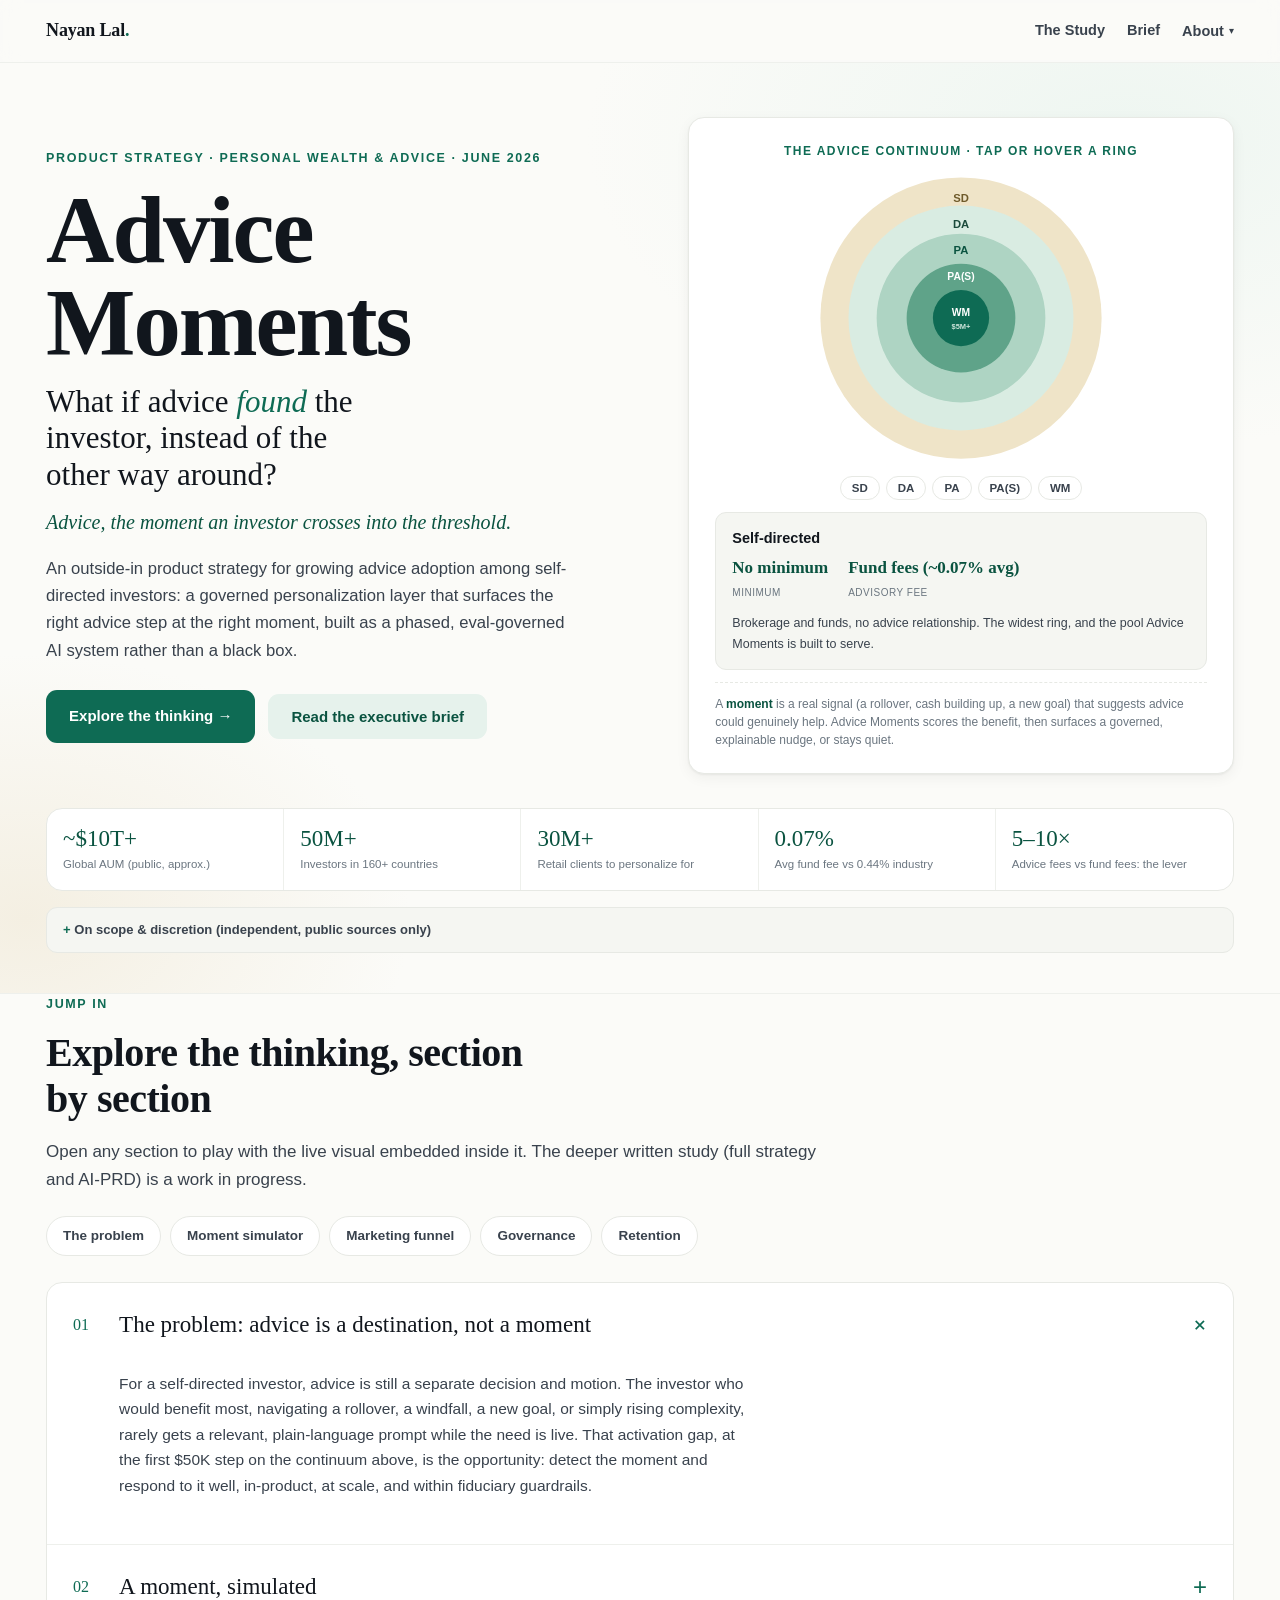
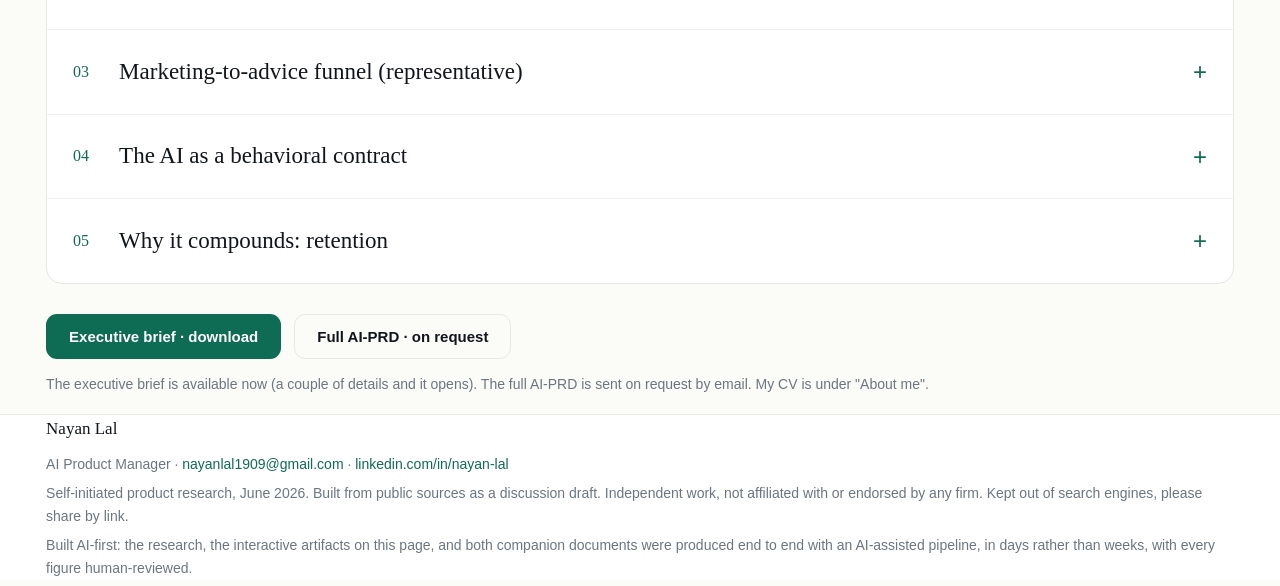
<file: index.html>
<!DOCTYPE html>
<html lang="en">
<head>
<meta charset="utf-8" />
<meta name="viewport" content="width=device-width, initial-scale=1" />
<meta name="robots" content="noindex" />
<title>Advice Moments · Nayan Lal</title>
<link rel="canonical" href="./product_ideas/Advice_Moments_v2/" />
<meta http-equiv="refresh" content="0; url=./product_ideas/Advice_Moments_v2/" />
<script>location.replace('./product_ideas/Advice_Moments_v2/');</script>
<style>
  body{margin:0;font-family:-apple-system,BlinkMacSystemFont,"Segoe UI",Roboto,Helvetica,Arial,sans-serif;
    background:#fbfbf8;color:#11161d;display:flex;min-height:100vh;align-items:center;justify-content:center;padding:40px;text-align:center}
  a{color:#0e6b54;font-weight:600}
</style>
</head>
<body>
  <p>Opening <a href="./product_ideas/Advice_Moments_v2/">Advice Moments</a>…</p>
</body>
</html>
</file>
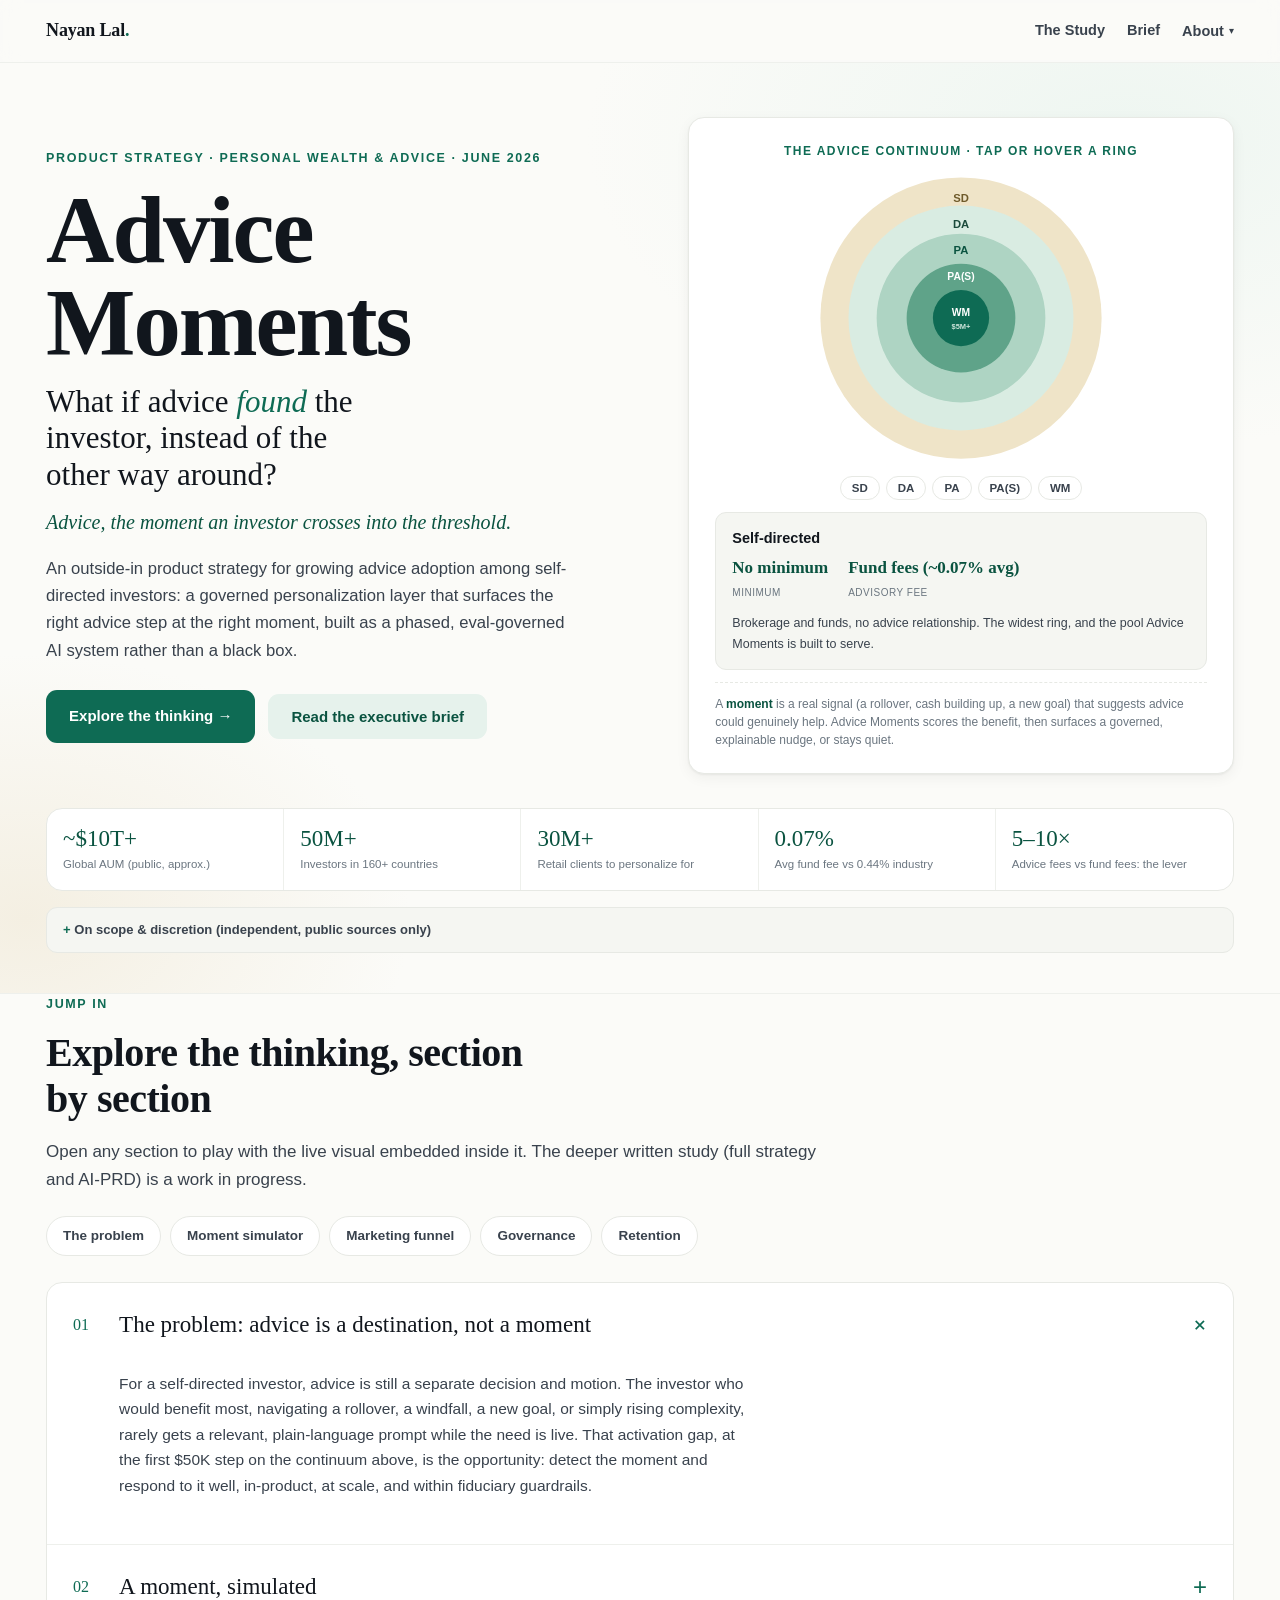
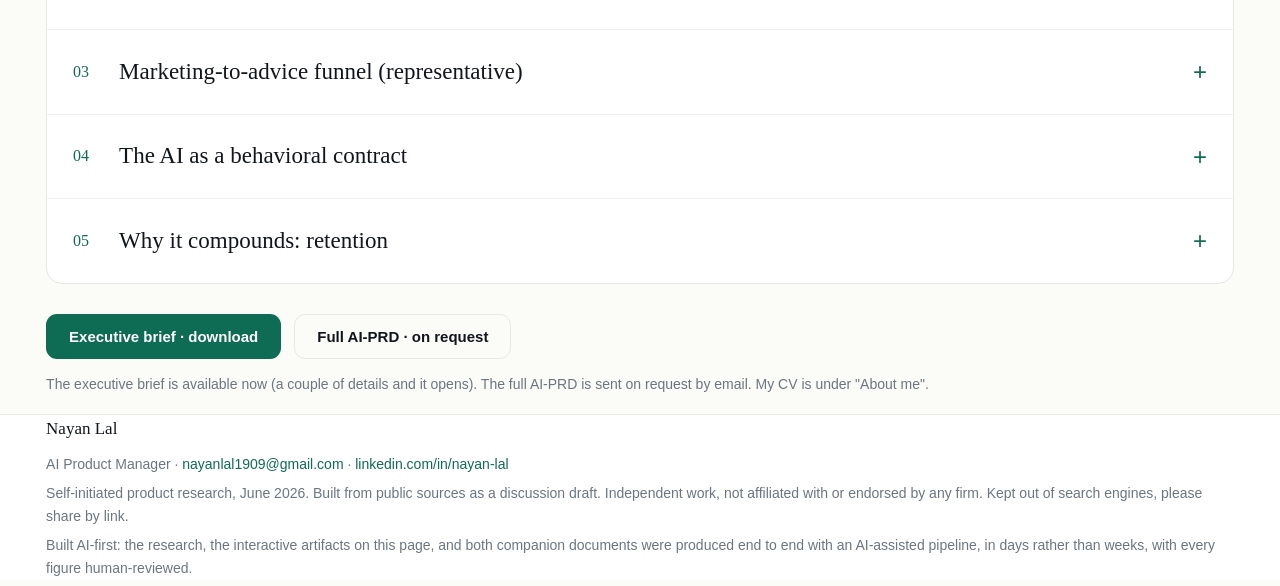
<file: product_ideas/Advice_Moments_v2/index.html>
<!DOCTYPE html>
<html lang="en">
<head>
<script>document.documentElement.classList.add('js');</script>
<meta charset="utf-8" />
<meta name="theme-color" content="#fbfbf8" />
<meta name="viewport" content="width=device-width, initial-scale=1" />
<meta name="robots" content="noindex" />
<title>Advice Moments · Nayan Lal · product strategy for Personal Wealth &amp; Advice growth</title>
<meta name="description" content="Advice Moments: an outside-in product strategy for growing advice adoption among self-directed investors. An interactive discussion draft by Nayan Lal, AI Product Manager." />
<link rel="stylesheet" href="../../assets/site.css" />
<style>
  html{scroll-behavior:smooth}
  .lwrap{max-width:1460px;margin:0 auto;padding:0 clamp(20px,3.6vw,56px)}
  section[id]{scroll-margin-top:80px}

  /* about-me dropdown */
  .menu{position:relative}
  .menubtn{font-family:var(--sans);font-size:14.5px;font-weight:550;color:var(--ink-soft);background:none;border:none;cursor:pointer;padding:0;display:inline-flex;align-items:center;gap:5px}
  .menubtn:hover{color:var(--accent-ink)}
  .menubtn .cav{font-size:10px;transition:transform .15s}
  .menu.open .menubtn .cav{transform:rotate(180deg)}
  .menupop{position:absolute;right:0;top:calc(100% + 12px);background:var(--surface);border:1px solid var(--line);border-radius:12px;box-shadow:var(--shadow);padding:7px;min-width:172px;display:none;flex-direction:column;z-index:60}
  .menu.open .menupop{display:flex}
  .menupop a{font-size:14px;font-weight:550;color:var(--ink-soft);padding:9px 12px;border-radius:8px}
  .menupop a:hover{background:var(--surface-2);color:var(--accent-ink)}

  /* hero, full-bleed, filled */
  .herowrap{background:
     radial-gradient(900px 520px at 88% 8%, #eef6f1 0%, rgba(238,246,241,0) 60%),
     radial-gradient(700px 480px at 2% 92%, #f4efe2 0%, rgba(244,239,226,0) 55%),
     var(--paper);
     border-bottom:1px solid var(--line-soft)}
  .hero{padding-top:54px;padding-bottom:40px}
  @media(max-width:760px){.hero{padding-top:34px;padding-bottom:30px}}
  .hgrid{display:grid;grid-template-columns:1.04fr .96fr;gap:clamp(28px,4vw,64px);align-items:center}
  @media(max-width:920px){.hgrid{grid-template-columns:1fr;gap:30px}}
  .amtitle{font-family:var(--serif);font-weight:600;letter-spacing:-.022em;line-height:.98;
    font-size:clamp(54px,7.4vw,96px);margin:6px 0 14px;color:var(--ink)}
  .hook{font-family:var(--serif);font-size:clamp(21px,2.5vw,31px);line-height:1.18;color:var(--ink);margin:0 0 12px;max-width:20ch}
  .hook em{color:var(--accent);font-style:italic}
  .tagline{font-family:var(--serif);font-style:italic;font-size:clamp(16px,1.7vw,20px);color:var(--accent-ink);margin:0 0 16px}
  .hsub{font-size:clamp(15.5px,1.3vw,17.5px);color:var(--ink-soft);max-width:58ch;margin:0 0 26px}

  /* hero continuum card */
  .bullcard{padding:24px 26px}
  .amk{font-size:12px;font-weight:700;letter-spacing:.12em;text-transform:uppercase;color:var(--accent);text-align:center;margin-bottom:6px}
  .bullcard svg{width:100%;max-width:300px;height:auto;display:block;margin:4px auto 8px}
  .bullcard .ring{cursor:pointer;transition:opacity .15s}
  .bullcard.dim .ring:not(.active){opacity:.4}
  .bullcard .ring.active{stroke:#11161d;stroke-width:2}
  .legchips{display:flex;gap:6px;flex-wrap:wrap;justify-content:center;margin-bottom:12px}
  .legchips button{font-size:11.5px;font-weight:600;border:1px solid var(--line);background:var(--surface);
    color:var(--ink-soft);border-radius:999px;padding:5px 11px;cursor:pointer;transition:.12s}
  .legchips button:hover,.legchips button.active{background:var(--accent-soft);border-color:#bcdfd0;color:var(--accent-ink)}
  .detail{border:1px solid var(--line);border-radius:var(--r-sm);padding:14px 16px;background:var(--surface-2);min-height:92px}
  .detail .dn{font-size:14.5px;font-weight:700;color:var(--ink);margin-bottom:2px}
  .detail .dm{display:flex;gap:20px;flex-wrap:wrap;margin:8px 0}
  .detail .dm b{font-family:var(--serif);font-size:17px;color:var(--accent-ink);display:block;line-height:1.1}
  .detail .dm span{font-size:10px;color:var(--muted);text-transform:uppercase;letter-spacing:.05em}
  .detail p{font-size:12.5px;margin:0;color:var(--ink-soft)}
  .momentnote{font-size:12px;color:var(--muted);line-height:1.5;margin-top:12px;border-top:1px dashed var(--line);padding-top:12px}
  .momentnote b{color:var(--accent-ink)}

  /* stat band */
  .stats{display:grid;grid-template-columns:repeat(5,1fr);border:1px solid var(--line);border-radius:var(--r);overflow:hidden;background:var(--surface);margin:34px 0 16px}
  .stats .s{padding:18px 16px;border-right:1px solid var(--line-soft)}
  .stats .s:last-child{border-right:none}
  .stats .v{font-family:var(--serif);font-size:23px;color:var(--accent-ink);line-height:1.05}
  .stats .l{font-size:11.5px;color:var(--muted);margin-top:6px;line-height:1.35}
  @media(max-width:760px){.stats{grid-template-columns:repeat(2,1fr)}.stats .s{border-bottom:1px solid var(--line-soft)}}

  /* jump pills + accordion */
  .pills{display:flex;gap:9px;flex-wrap:wrap;margin-bottom:26px}
  .pills a{font-size:13.5px;font-weight:600;color:var(--ink-soft);background:var(--surface);border:1px solid var(--line);border-radius:999px;padding:8px 16px;transition:.12s;cursor:pointer}
  .pills a:hover{border-color:var(--accent);color:var(--accent-ink);background:var(--accent-soft)}
  .acc{border:1px solid var(--line);border-radius:var(--r);overflow:hidden;background:var(--surface)}
  .acc details{border-bottom:1px solid var(--line-soft)}
  .acc details:last-child{border-bottom:none}
  .acc summary{cursor:pointer;list-style:none;display:flex;align-items:center;gap:18px;padding:22px 26px;transition:.12s}
  .acc summary::-webkit-details-marker{display:none}
  .acc summary:hover{background:var(--surface-2)}
  .acc .ix{font-family:var(--serif);font-size:16px;color:var(--accent);min-width:28px}
  .acc .st{font-family:var(--serif);font-size:clamp(19px,1.8vw,23px);color:var(--ink);flex:1}
  .acc .sd{font-size:13px;color:var(--muted);margin-left:auto;margin-right:14px}
  .acc .pl{color:var(--accent);font-size:24px;font-weight:300;transition:.2s}
  .acc details[open] .pl{transform:rotate(45deg)}
  .acc .panel{padding:4px 26px 28px 72px}
  .acc .panel>p{font-size:15.5px;color:var(--ink-soft);margin:0 0 18px;max-width:74ch}
  @media(max-width:620px){.acc .panel{padding:4px 20px 22px 20px}.acc summary{padding:18px 18px}.acc .sd{display:none}}

  /* simulator (embedded) */
  .sim{display:grid;grid-template-columns:1fr 1fr;gap:28px;align-items:start}
  @media(max-width:820px){.sim{grid-template-columns:1fr;gap:22px}}
  .sim .ctrl label{font-size:11.5px;font-weight:700;letter-spacing:.05em;text-transform:uppercase;color:var(--muted)}
  .sim .bal{font-family:var(--serif);font-size:36px;color:var(--ink);margin:6px 0 2px;line-height:1}
  .sim input[type=range]{width:100%;accent-color:var(--accent);margin:12px 0 4px;cursor:pointer}
  .ticks{display:flex;justify-content:space-between;font-size:10px;color:var(--faint)}
  .evchips{display:flex;gap:8px;flex-wrap:wrap;margin-top:10px}
  .evchips button{font-size:12.5px;font-weight:600;border:1px solid var(--line);background:var(--surface);color:var(--ink-soft);border-radius:999px;padding:7px 13px;cursor:pointer;transition:.12s}
  .evchips button.on{background:var(--accent);color:#fff;border-color:var(--accent)}
  .elig{margin-top:18px;font-size:13px;color:var(--ink-soft);line-height:1.5}
  .elig b{color:var(--accent-ink)}
  .nudge{border:1px solid var(--line);border-radius:14px;background:#fff;box-shadow:var(--shadow);overflow:hidden}
  .nudge .nb{background:var(--accent);height:5px}
  .nudge.block .nb{background:var(--faint)}
  .nudge .ni{padding:18px 20px}
  .nudge .why{font-size:11px;color:var(--muted);display:flex;align-items:center;gap:6px;margin-bottom:10px}
  .nudge .why .d{width:7px;height:7px;border-radius:50%;background:var(--accent);flex:0 0 7px}
  .nudge.block .why .d{background:var(--faint)}
  .nudge h4{font-family:var(--sans);font-size:15.5px;font-weight:650;margin:0 0 6px;color:var(--ink)}
  .nudge p{font-size:13px;margin:0 0 12px;color:var(--ink-soft)}
  .nudge .fee{font-size:12px;color:var(--muted);margin-bottom:14px}
  .nudge .acts{display:flex;gap:10px}
  .nudge .acts button{font-size:13px;font-weight:600;border-radius:8px;padding:9px 14px;cursor:default}
  .nudge .acts .b1{background:var(--accent);color:#fff;border:none}
  .nudge .acts .b2{background:var(--surface-2);color:var(--ink);border:1px solid var(--line)}
  .nudge .gate{font-size:11px;color:var(--accent-ink);background:var(--accent-soft);padding:9px 14px;border-top:1px solid #d8ebe2}
  .nudge.block .gate{color:var(--ink-soft);background:var(--surface-2);border-top-color:var(--line)}
  .simnote{font-size:11.5px;color:var(--muted);margin-top:10px}

  /* funnel (embedded) */
  .fwrap{display:grid;grid-template-columns:260px 1fr;gap:30px;align-items:start}
  @media(max-width:820px){.fwrap{grid-template-columns:1fr;gap:20px}}
  .fctrl label{font-size:11.5px;font-weight:700;letter-spacing:.05em;text-transform:uppercase;color:var(--muted)}
  .fctrl .rv{font-family:var(--serif);font-size:30px;color:var(--ink);margin:6px 0 2px;line-height:1}
  .fctrl input[type=range]{width:100%;accent-color:var(--accent);margin:12px 0 4px;cursor:pointer}
  .fctrl .note{font-size:12px;color:var(--muted);margin-top:14px;line-height:1.5}
  .fctrl .note b{color:var(--accent-ink)}
  .funnel{display:flex;flex-direction:column;align-items:center}
  .fstage{width:100%;display:flex;align-items:center;justify-content:space-between;background:linear-gradient(180deg,#e6f2ec,#dceee6);border:1px solid #cfe6dc;border-radius:10px;padding:13px 20px;transition:.15s}
  .fstage:hover{background:#d2ebe1;border-color:#a9d3c1}
  .fstage .fl{font-size:13.5px;font-weight:650;color:var(--accent-ink)}
  .fstage .fl .sub{display:block;font-size:10.5px;font-weight:600;color:var(--muted);letter-spacing:.03em}
  .fstage .fv{font-family:var(--serif);font-size:19px;color:var(--ink);white-space:nowrap}
  .fconv{font-size:11.5px;color:var(--muted);padding:6px 0}
  .fconv b{color:var(--accent-ink)}
  .fsplit{display:grid;grid-template-columns:repeat(3,1fr);gap:10px;width:100%;margin-top:10px}
  .fsplit .sp{border:1px solid var(--line);border-radius:10px;padding:11px 12px;text-align:center;background:var(--surface)}
  .fsplit .sp .t{font-size:11px;font-weight:700;color:var(--accent);letter-spacing:.04em}
  .fsplit .sp .n{font-family:var(--serif);font-size:18px;color:var(--ink);margin-top:3px}
  .fsplit .sp .d{font-size:10.5px;color:var(--muted);margin-top:2px}

  /* governance chips + churn */
  .gv{display:flex;gap:9px;flex-wrap:wrap;margin-bottom:14px}
  .churn{display:flex;flex-direction:column;gap:13px;margin-top:4px}
  .crow{display:grid;grid-template-columns:150px 1fr 50px;align-items:center;gap:16px}
  .crow .cl{font-size:13.5px;font-weight:650;color:var(--ink)}
  .crow .ctrack{background:var(--surface-2);border:1px solid var(--line);border-radius:999px;height:16px;overflow:hidden}
  .crow .cfill{height:100%;background:linear-gradient(90deg,#0a5340,#7cb8a1);border-radius:999px}
  .crow .cv{font-size:13.5px;font-weight:700;color:var(--accent-ink);text-align:right}
  @media(max-width:560px){.crow{grid-template-columns:104px 1fr 42px;gap:10px}}

  /* form modal */
  .modal{position:fixed;inset:0;z-index:80;display:none;align-items:center;justify-content:center;padding:20px;
    background:rgba(17,22,29,.5);backdrop-filter:blur(3px)}
  .modal.open{display:flex}
  .modal-card{background:var(--surface);border-radius:var(--r);max-width:460px;width:100%;padding:30px 30px 26px;box-shadow:var(--shadow);position:relative}
  .modal-card h3{font-family:var(--serif);font-size:23px;margin:0 0 6px}
  .modal-card p{font-size:13.5px;color:var(--ink-soft);margin:0 0 18px}
  .modal-card label{display:block;font-size:12px;font-weight:700;letter-spacing:.04em;text-transform:uppercase;color:var(--muted);margin:0 0 5px}
  .modal-card input,.modal-card textarea{width:100%;border:1px solid var(--line);border-radius:9px;padding:10px 12px;font-size:14px;font-family:var(--sans);margin-bottom:13px;background:var(--paper);color:var(--ink)}
  .modal-card textarea{resize:vertical;min-height:62px}
  .modal-card .x{position:absolute;top:14px;right:16px;border:none;background:none;font-size:22px;color:var(--muted);cursor:pointer;line-height:1}
  .modal-card .cvline{font-size:12.5px;color:var(--muted);margin-top:6px}
  .modal-card .cvline a{font-weight:600}
</style>
</head>
<body>

<header class="site-header">
  <div class="lwrap bar">
    <div class="brand"><a href="#top">Nayan Lal<span class="dot">.</span></a></div>
    <nav class="navlinks">
      <a href="#jump">The Study</a>
      <a href="#" data-form data-mode="brief">Brief</a>
      <div class="menu" id="aboutMenu">
        <button class="menubtn" type="button" aria-haspopup="true" aria-expanded="false">About <span class="cav">&#9662;</span></button>
        <div class="menupop">
          <a href="#" data-form data-mode="cv">CV</a>
          <a href="https://www.linkedin.com/in/nayan-lal" target="_blank" rel="noopener">LinkedIn</a>
          <a href="mailto:nayanlal1909@gmail.com">Contact</a>
        </div>
      </div>
    </nav>
  </div>
</header>

<main id="top">
  <!-- HERO -->
  <section class="herowrap">
    <div class="lwrap hero">
      <div class="hgrid">
        <div class="hleft reveal">
          <p class="eyebrow">Product strategy · Personal Wealth &amp; Advice · June 2026</p>
          <h1 class="amtitle">Advice Moments</h1>
          <p class="hook">What if advice <em>found</em> the investor, instead of the other way around?</p>
          <p class="tagline">Advice, the moment an investor crosses into the threshold.</p>
          <p class="hsub">An outside-in product strategy for growing advice adoption among self-directed investors: a governed personalization layer that surfaces the right advice step at the right moment, built as a phased, eval-governed AI system rather than a black box.</p>
          <div class="btns">
            <a class="btn primary" href="#jump">Explore the thinking →</a>
            <button class="btn ghost" type="button" data-form data-mode="brief">Read the executive brief</button>
          </div>
        </div>
        <div class="hright reveal">
          <div class="card bullcard" id="bull">
            <div class="amk">The advice continuum · tap or hover a ring</div>
            <svg viewBox="0 0 320 320" role="img" aria-label="Concentric advice continuum from self-directed to wealth.">
              <circle class="ring" data-t="0" cx="160" cy="160" r="150" fill="#efe4c8"></circle>
              <circle class="ring" data-t="1" cx="160" cy="160" r="120" fill="#d9ece2"></circle>
              <circle class="ring" data-t="2" cx="160" cy="160" r="90"  fill="#aed4c3"></circle>
              <circle class="ring" data-t="3" cx="160" cy="160" r="58"  fill="#5fa389"></circle>
              <circle class="ring" data-t="4" cx="160" cy="160" r="30"  fill="#0e6b54"></circle>
              <g style="pointer-events:none" font-family="-apple-system,Segoe UI,Roboto,sans-serif" text-anchor="middle" font-weight="700">
                <text x="160" y="36" font-size="12" fill="#6e5a2a">SD</text>
                <text x="160" y="64" font-size="12" fill="#1b4a3b">DA</text>
                <text x="160" y="92" font-size="12" fill="#0a5340">PA</text>
                <text x="160" y="119" font-size="11" fill="#ffffff">PA(S)</text>
                <text x="160" y="158" font-size="11" fill="#ffffff">WM</text>
                <text x="160" y="172" font-size="8" fill="#cfe6dc" font-weight="600">$5M+</text>
              </g>
            </svg>
            <div class="legchips" id="leg">
              <button data-t="0">SD</button><button data-t="1">DA</button><button data-t="2">PA</button><button data-t="3">PA(S)</button><button data-t="4">WM</button>
            </div>
            <div class="detail" id="detail" aria-live="polite"></div>
            <div class="momentnote">A <b>moment</b> is a real signal (a rollover, cash building up, a new goal) that suggests advice could genuinely help. Advice Moments scores the benefit, then surfaces a governed, explainable nudge, or stays quiet.</div>
          </div>
        </div>
      </div>

      <div class="stats reveal">
        <div class="s"><div class="v">~$10T+</div><div class="l">Global AUM (public, approx.)</div></div>
        <div class="s"><div class="v">50M+</div><div class="l">Investors in 160+ countries</div></div>
        <div class="s"><div class="v">30M+</div><div class="l">Retail clients to personalize for</div></div>
        <div class="s"><div class="v">0.07%</div><div class="l">Avg fund fee vs 0.44% industry</div></div>
        <div class="s"><div class="v">5–10×</div><div class="l">Advice fees vs fund fees: the lever</div></div>
      </div>
      <details class="disc-c reveal">
        <summary>On scope &amp; discretion (independent, public sources only)</summary>
        <div class="body">An independent thinking exercise built entirely from publicly available information about a large US investment manager's advice business. Not affiliated with, endorsed by, or based on any confidential information. Thresholds and fees shown are public; proportions and any figures marked illustrative are directional, meant to frame a conversation.</div>
      </details>
    </div>
  </section>

  <!-- JUMP IN -->
  <section class="lwrap section" id="jump">
    <p class="eyebrow reveal">Jump in</p>
    <h2 class="reveal" style="max-width:24ch">Explore the thinking, section by section</h2>
    <p class="read reveal" style="margin-left:0;margin-bottom:22px">Open any section to play with the live visual embedded inside it. The deeper written study (full strategy and AI-PRD) is a work in progress.</p>
    <div class="pills reveal">
      <a data-jump="d-problem">The problem</a>
      <a data-jump="d-sim">Moment simulator</a>
      <a data-jump="d-funnel">Marketing funnel</a>
      <a data-jump="d-gov">Governance</a>
      <a data-jump="d-churn">Retention</a>
    </div>

    <div class="acc reveal">
      <details id="d-problem" open>
        <summary><span class="ix">01</span><span class="st">The problem: advice is a destination, not a moment</span><span class="pl">+</span></summary>
        <div class="panel">
          <p>For a self-directed investor, advice is still a separate decision and motion. The investor who would benefit most, navigating a rollover, a windfall, a new goal, or simply rising complexity, rarely gets a relevant, plain-language prompt while the need is live. That activation gap, at the first $50K step on the continuum above, is the opportunity: detect the moment and respond to it well, in-product, at scale, and within fiduciary guardrails.</p>
        </div>
      </details>
      <details id="d-sim">
        <summary><span class="ix">02</span><span class="st">A moment, simulated</span><span class="pl">+</span></summary>
        <div class="panel">
          <p>Drag the balance and pick a life event. Watch eligibility cross the real public thresholds, and see the governed nudge fire, or deliberately suppress itself below the benefit threshold.</p>
          <div class="sim">
            <div class="ctrl">
              <label>Investor balance</label>
              <div class="bal" id="balVal">$120,000</div>
              <input type="range" id="bal" min="0" max="100" value="55" aria-label="Investor balance" />
              <div class="ticks"><span>$1K</span><span>$50K</span><span>$500K</span><span>$5M</span><span>$6M</span></div>
              <label style="display:block;margin-top:20px">Life event · the signal</label>
              <div class="evchips" id="ev">
                <button data-e="rollover" class="on">Job change / rollover</button>
                <button data-e="cash">Cash building up</button>
                <button data-e="goal">New goal added</button>
                <button data-e="retire">Nearing retirement</button>
                <button data-e="tlh">Taxable gains this year</button>
              </div>
              <div class="elig" id="elig"></div>
            </div>
            <div>
              <div class="nudge" id="nudge">
                <div class="nb"></div>
                <div class="ni">
                  <div class="why"><span class="d"></span><span id="whyTxt"></span></div>
                  <h4 id="nTitle"></h4>
                  <p id="nBody"></p>
                  <div class="fee" id="nFee"></div>
                  <div class="acts" id="nActs"><button class="b1">Talk to an advisor</button><button class="b2">Start digitally</button></div>
                </div>
                <div class="gate" id="nGate"></div>
              </div>
              <div class="simnote">Illustrative interaction. Thresholds and fees are public; the prompt copy is a mock, not a real message.</div>
            </div>
          </div>
        </div>
      </details>
      <details id="d-funnel">
        <summary><span class="ix">03</span><span class="st">Marketing-to-advice funnel (representative)</span><span class="pl">+</span></summary>
        <div class="panel">
          <p>A representative view in the team's own language. Real advice funnels are far steeper than the bars suggest: reach is enormous, conversion to human advice (PA/PAS) is a fraction of a percent, while Digital Advisor self-serve converts far higher. Drag the reach to see it move.</p>
          <div class="fwrap">
            <div class="fctrl">
              <label>Campaign reach</label>
              <div class="rv" id="reachVal">2,000,000</div>
              <input type="range" id="reach" min="100" max="2000" value="2000" aria-label="Campaign reach" />
              <div class="ticks"><span>100K</span><span>500K</span><span>1M</span><span>2M</span></div>
              <div class="note"><b>MGL</b> (marketing-generated lead) → <b>MQL</b> (qualified) → inbound advisor call → <b>implementations</b> (DA / PA / PAS). Human advice (PA/PAS) converts at roughly <b>0.01%</b> of reach; Digital Advisor self-serve runs far higher (~1%). Segments can overlap. Bar widths are schematic; the conversion is intentionally steep. This is the kind of campaign-measurement view I have built and instrumented before, pulling from data tables for measurement plans and campaign performance.</div>
            </div>
            <div>
              <div class="funnel" id="funnelBars"></div>
              <div class="fsplit" id="funnelSplit"></div>
            </div>
          </div>
        </div>
      </details>
      <details id="d-gov">
        <summary><span class="ix">04</span><span class="st">The AI as a behavioral contract</span><span class="pl">+</span></summary>
        <div class="panel">
          <p>A recommendation engine is probabilistic, so the spec defines what good looks like in numbers, how it fails safely, and where it must stop. In a fiduciary context that is not optional polish, it is the product. Release gates (illustrative): suitability precision &ge; 99.5%, significant incremental benefit vs. a holdout, zero coercive outputs, factuality blocks on fail. The eval harness behind those gates: ground truth built from expert-reviewed samples, LLM-as-judge scoring calibrated against human raters, and production monitoring for drift, with rollback as a first-class path.</p>
          <div class="gv">
            <span class="chip accent">Reg BI / fiduciary suitability gate</span>
            <span class="chip accent">Human-in-the-loop at recommendation boundaries</span>
            <span class="chip">Frequency caps &amp; cool-downs</span>
            <span class="chip">"Why am I seeing this?" explainability</span>
            <span class="chip">One-tap opt-out</span>
            <span class="chip">No performance promises</span>
            <span class="chip">EU AI Act-style risk classification</span>
            <span class="chip">Bias &amp; fairness review</span>
          </div>
        </div>
      </details>
      <details id="d-churn">
        <summary><span class="ix">05</span><span class="st">Why it compounds: retention</span><span class="pl">+</span></summary>
        <div class="panel">
          <p>The case for advice is not only growth, it is durability. Advised relationships churn far less than self-directed accounts, so every appropriate match also lifts retention. A churn-propensity model can flag at-risk relationships for proactive outreach.</p>
          <div class="churn">
            <div class="crow"><span class="cl">Self-directed</span><div class="ctrack"><div class="cfill" style="width:100%"></div></div><span class="cv">~9%</span></div>
            <div class="crow"><span class="cl">Digital Advisor</span><div class="ctrack"><div class="cfill" style="width:67%"></div></div><span class="cv">~6%</span></div>
            <div class="crow"><span class="cl">Personal Advisor</span><div class="ctrack"><div class="cfill" style="width:44%"></div></div><span class="cv">~4%</span></div>
            <div class="crow"><span class="cl">Advisor Select</span><div class="ctrack"><div class="cfill" style="width:33%"></div></div><span class="cv">~3%</span></div>
            <div class="crow"><span class="cl">Wealth Mgmt</span><div class="ctrack"><div class="cfill" style="width:22%"></div></div><span class="cv">~2%</span></div>
          </div>
          <p class="small muted" style="margin-top:14px;margin-bottom:0">Illustrative annual attrition by tier, directional. Retention modeling and churn scoring are part of my prior analytics work.</p>
        </div>
      </details>
    </div>

    <div class="btns reveal" style="margin-top:30px">
      <button class="btn primary" type="button" data-form data-mode="brief">Executive brief · download</button>
      <button class="btn line" type="button" data-form data-mode="prd">Full AI-PRD · on request</button>
    </div>
    <p class="small muted reveal" style="margin-top:14px">The executive brief is available now (a couple of details and it opens). The full AI-PRD is sent on request by email. My CV is under "About me".</p>
  </section>
</main>

<footer class="site-footer">
  <div class="lwrap">
    <p style="color:var(--ink);font-family:var(--serif);font-size:17px;margin-bottom:10px">Nayan Lal</p>
    <p>AI Product Manager · <a href="mailto:nayanlal1909@gmail.com">nayanlal1909@gmail.com</a> · <a href="https://www.linkedin.com/in/nayan-lal" target="_blank" rel="noopener">linkedin.com/in/nayan-lal</a></p>
    <p>Self-initiated product research, June 2026. Built from public sources as a discussion draft. Independent work, not affiliated with or endorsed by any firm. Kept out of search engines, please share by link.</p>
    <p>Built AI-first: the research, the interactive artifacts on this page, and both companion documents were produced end to end with an AI-assisted pipeline, in days rather than weeks, with every figure human-reviewed.</p>
  </div>
</footer>

<!-- request form modal -->
<div class="modal" id="modal" role="dialog" aria-modal="true" aria-label="Request the brief">
  <div class="modal-card">
    <button class="x" type="button" id="modalX" aria-label="Close">&times;</button>
    <h3 id="mTitle">Get the executive brief</h3>
    <p id="mDesc">A couple of details and the brief opens right away.</p>
    <form id="reqForm">
      <label for="rfName">Name</label>
      <input id="rfName" type="text" required autocomplete="name" />
      <label for="rfEmail">Email</label>
      <input id="rfEmail" type="email" required autocomplete="email" />
      <label for="rfCo">Company</label>
      <input id="rfCo" type="text" autocomplete="organization" />
      <div id="rfMsgWrap">
        <label for="rfMsg">Anything you would like me to address? (optional)</label>
        <textarea id="rfMsg"></textarea>
      </div>
      <button class="btn primary" type="submit" style="width:100%" id="mSubmit">Open the brief →</button>
    </form>
    <p class="cvline" id="mFoot">Built from public sources as a discussion draft.</p>
  </div>
</div>

<script>
  (function(){
    // reveal
    var els=document.querySelectorAll('.reveal');
    if('IntersectionObserver' in window){
      var io=new IntersectionObserver(function(es){es.forEach(function(e){if(e.isIntersecting){e.target.classList.add('in');io.unobserve(e.target);}});},{threshold:0.01,rootMargin:'0px 0px -6% 0px'});
      els.forEach(function(e){io.observe(e)});
      setTimeout(function(){els.forEach(function(e){if(e.getBoundingClientRect().top<window.innerHeight){e.classList.add('in');}});},1200);
    } else { els.forEach(function(e){e.classList.add('in')}); }

    // continuum
    var T=[
      {n:'Self-directed', min:'No minimum', fee:'Fund fees (~0.07% avg)', who:'Brokerage and funds, no advice relationship. The widest ring, and the pool Advice Moments is built to serve.'},
      {n:'Digital Advisor', min:'$100', fee:'~0.20% gross', who:'All-digital robo advice. The lowest-friction first step onto the continuum.'},
      {n:'Personal Advisor', min:'$50,000', fee:'~0.30% net', who:'Hybrid human plus digital. The first human-advice tier; eligibility begins at $50K.'},
      {n:'Advisor Select', min:'$500,000', fee:'Tiered, max 0.30%', who:'A dedicated advisor, a tailored plan, and ongoing portfolio management.'},
      {n:'Wealth Management', min:'$5,000,000', fee:'Tiered, max 0.30%', who:'Dedicated wealth planning: estate and tax strategies and private-market access, via a trust company.'}
    ];
    var bull=document.getElementById('bull');
    if(bull){
      var rings=[].slice.call(bull.querySelectorAll('.ring'));
      var chips=[].slice.call(bull.querySelectorAll('.legchips button'));
      var detail=document.getElementById('detail');
      function rd(i){var t=T[i];detail.innerHTML='<div class="dn">'+t.n+'</div><div class="dm"><div><b>'+t.min+'</b><span>Minimum</span></div><div><b>'+t.fee+'</b><span>Advisory fee</span></div></div><p>'+t.who+'</p>';}
      function hi(i){bull.classList.add('dim');rings.forEach(function(r){r.classList.toggle('active',r.getAttribute('data-t')===String(i));});chips.forEach(function(c){c.classList.toggle('active',c.getAttribute('data-t')===String(i));});}
      function clr(){bull.classList.remove('dim');rings.forEach(function(r){r.classList.remove('active');});chips.forEach(function(c){c.classList.remove('active');});}
      function bind(el){var i=+el.getAttribute('data-t');el.addEventListener('mouseenter',function(){rd(i);hi(i);});el.addEventListener('click',function(){rd(i);hi(i);});}
      rings.forEach(bind);chips.forEach(bind);
      bull.addEventListener('mouseleave',clr);
      rd(0);
    }

    // simulator
    var bal=document.getElementById('bal');
    if(bal){
      var balVal=document.getElementById('balVal'),elig=document.getElementById('elig'),nudge=document.getElementById('nudge'),
          whyTxt=document.getElementById('whyTxt'),nTitle=document.getElementById('nTitle'),nBody=document.getElementById('nBody'),
          nFee=document.getElementById('nFee'),nActs=document.getElementById('nActs'),nGate=document.getElementById('nGate'),ev=document.getElementById('ev');
      var event='rollover';
      var whyMap={rollover:'A rollover just landed and your balance changed.',cash:'Your cash balance has been climbing.',goal:'You added a new goal to your plan.',retire:'You are within about ten years of your target retirement date.',tlh:'You have realized taxable gains this year.'};
      function dollars(v){var lo=1000,hi=6000000;return lo*Math.pow(hi/lo,v/100);}
      function fmt(d){if(d>=1e6)return '$'+(d/1e6).toFixed(1)+'M';if(d>=1000)return '$'+Math.round(d/1000)+'K';return '$'+Math.round(d);}
      function tierOf(d){return d>=5e6?4:d>=5e5?3:d>=5e4?2:d>=100?1:0;}
      function render(){
        var d=dollars(+bal.value),t=tierOf(d);
        balVal.textContent=fmt(d);
        whyTxt.textContent='Why am I seeing this? '+whyMap[event];
        nActs.style.display='flex';nudge.classList.remove('block');
        if(t>=2){
          elig.innerHTML='Eligible for: <b>'+T[t].n+'</b> (from '+T[t].min+'). Advice Moments surfaces a governed prompt.';
          if(t===2){nTitle.textContent='A fit worth a look: Personal Advisor';nBody.textContent='Given this moment and a balance over $50,000, you may be a fit for Personal Advisor, hybrid human and digital advice. No pressure, just an honest look at whether it helps.';nFee.textContent='From $50,000 · about 0.30% net advisory fee';}
          else if(t===3){nTitle.textContent='You may be eligible for Advisor Select';nBody.textContent='With over $500,000 invested, a dedicated advisor and a tailored, actively managed plan are available.';nFee.textContent='From $500,000 · tiered fee, max 0.30%';}
          else{nTitle.textContent='Wealth Management';nBody.textContent='Above $5M, dedicated wealth planning with estate and tax strategies and private-market access is available.';nFee.textContent='From $5,000,000 · tiered fee, max 0.30%';}
          if(event==='tlh'){nBody.textContent+=' With taxable gains this year, automated tax-loss harvesting at this tier could help offset some of that tax.';}
          nGate.textContent='Passed the suitability gate · frequency-capped · one-tap opt-out';
        } else {
          elig.innerHTML='Eligible for: <b>self-serve or Digital Advisor</b> (from $100). Below the $50K advice threshold, the engine holds back.';
          nudge.classList.add('block');nActs.style.display='none';
          nTitle.textContent='Advice Moments stays quiet';
          nBody.textContent='Below the $50,000 threshold, advice may not add enough value yet. The engine waits for a moment that genuinely helps rather than nudging for its own sake.';
          nFee.textContent='';
          nGate.textContent='Suppressed by the benefit and suitability gate. Restraint is a feature, not a miss.';
        }
      }
      bal.addEventListener('input',render);
      ev.addEventListener('click',function(e){var b=e.target.closest('button');if(!b)return;event=b.getAttribute('data-e');[].slice.call(ev.querySelectorAll('button')).forEach(function(x){x.classList.toggle('on',x===b);});render();});
      render();
    }

    // funnel
    var reach=document.getElementById('reach');
    if(reach){
      var reachVal=document.getElementById('reachVal'),fBars=document.getElementById('funnelBars'),fSplit=document.getElementById('funnelSplit');
      function comma(n){return Math.round(n).toLocaleString('en-US');}
      function rf(){
        var R=(+reach.value)*1000;
        var mgl=R*0.02, mql=mgl*0.12, call=mql*0.18, impl=call*0.25;
        var da=R*0.01, pa=impl*0.7, pas=impl*0.3;
        reachVal.textContent=comma(R);
        var stages=[
          {l:'Reach',s:'Audience reached',v:R,w:100,c:''},
          {l:'MGL',s:'Marketing-generated leads',v:mgl,w:80,c:'~2.0% respond'},
          {l:'MQL',s:'Qualified leads',v:mql,w:60,c:'~12% qualify'},
          {l:'Inbound advisor call',s:'Engaged with advice',v:call,w:42,c:'~18% call'},
          {l:'Implementations · PA + PAS',s:'Converted to human advice',v:impl,w:26,c:'~25% implement'}
        ];
        var html='';
        stages.forEach(function(st,i){if(i>0)html+='<div class="fconv">&darr; <b>'+st.c+'</b></div>';html+='<div class="fstage" style="width:'+st.w+'%"><span class="fl">'+st.l+'<span class="sub">'+st.s+'</span></span><span class="fv">'+comma(st.v)+'</span></div>';});
        html+='<div class="fconv">human advice &asymp; <b>'+(impl/R*100).toFixed(3)+'%</b> of reach</div>';
        fBars.innerHTML=html;
        fSplit.innerHTML='<div class="sp"><div class="t">DA</div><div class="n">'+comma(da)+'</div><div class="d">Digital · self-serve ~1%</div></div><div class="sp"><div class="t">PA</div><div class="n">'+comma(pa)+'</div><div class="d">Personal Advisor</div></div><div class="sp"><div class="t">PAS</div><div class="n">'+comma(pas)+'</div><div class="d">Advisor Select</div></div>';
      }
      reach.addEventListener('input',rf);rf();
    }

    // jump pills: open + scroll to the matching accordion item
    [].slice.call(document.querySelectorAll('[data-jump]')).forEach(function(a){
      a.addEventListener('click',function(e){e.preventDefault();var t=document.getElementById(a.getAttribute('data-jump'));if(t){t.open=true;window.scrollTo({top:t.getBoundingClientRect().top+window.scrollY-80,behavior:'smooth'});}});
    });

    // request / gate modal (brief + cv open the file; prd emails me)
    var modal=document.getElementById('modal'), mMode='brief';
    var mTitle=document.getElementById('mTitle'),mDesc=document.getElementById('mDesc'),mSubmit=document.getElementById('mSubmit'),mFoot=document.getElementById('mFoot'),rfMsgWrap=document.getElementById('rfMsgWrap');
    var MODES={
      brief:{t:'Get the executive brief',d:'A couple of details and the brief opens right away.',s:'Open the brief →',note:false,foot:'Built from public sources as a discussion draft.'},
      cv:{t:'See my CV',d:'A couple of details and my CV opens right away.',s:'Open the CV →',note:false,foot:'Thanks for taking a look.'},
      prd:{t:'Request the full AI-PRD',d:'Leave your details and I will email you the full AI-PRD.',s:'Send request →',note:true,foot:'I will reply from nayanlal1909@gmail.com.'}
    };
    function openModal(m){mMode=MODES[m]?m:'brief';var c=MODES[mMode];mTitle.textContent=c.t;mDesc.textContent=c.d;mSubmit.textContent=c.s;mFoot.textContent=c.foot;rfMsgWrap.style.display=c.note?'block':'none';if(typeof aMenu!=='undefined'&&aMenu)aMenu.classList.remove('open');modal.classList.add('open');}
    [].slice.call(document.querySelectorAll('[data-form]')).forEach(function(b){b.addEventListener('click',function(e){e.preventDefault();openModal(b.getAttribute('data-mode')||'brief');});});
    document.getElementById('modalX').addEventListener('click',function(){modal.classList.remove('open');});
    modal.addEventListener('click',function(e){if(e.target===modal)modal.classList.remove('open');});
    document.getElementById('reqForm').addEventListener('submit',function(e){
      e.preventDefault();
      if(mMode==='prd'){
        var n=encodeURIComponent(document.getElementById('rfName').value),em=encodeURIComponent(document.getElementById('rfEmail').value),co=encodeURIComponent(document.getElementById('rfCo').value),ms=encodeURIComponent(document.getElementById('rfMsg').value);
        window.location.href='mailto:nayanlal1909@gmail.com?subject='+encodeURIComponent('Advice Moments: AI-PRD request')+'&body=Name: '+n+'%0D%0AEmail: '+em+'%0D%0ACompany: '+co+'%0D%0A%0D%0A'+ms;
      } else {
        var url=mMode==='cv'?'./Nayan_Lal_CV.pdf':'./Advice_Moments_Brief.pdf';
        modal.classList.remove('open');
        var w=window.open(url,'_blank'); if(!w){window.location.href=url;}
      }
    });

    // accordion: opening one closes the others
    var accs=[].slice.call(document.querySelectorAll('.acc details'));
    accs.forEach(function(d){d.addEventListener('toggle',function(){if(d.open){accs.forEach(function(o){if(o!==d)o.open=false;});}});});

    // about-me dropdown
    var aMenu=document.getElementById('aboutMenu');
    if(aMenu){
      var aBtn=aMenu.querySelector('.menubtn');
      aBtn.addEventListener('click',function(e){e.stopPropagation();var o=aMenu.classList.toggle('open');aBtn.setAttribute('aria-expanded',o?'true':'false');});
      document.addEventListener('click',function(e){if(!aMenu.contains(e.target)){aMenu.classList.remove('open');aBtn.setAttribute('aria-expanded','false');}});
    }
  })();
</script>
</body>
</html>
</file>
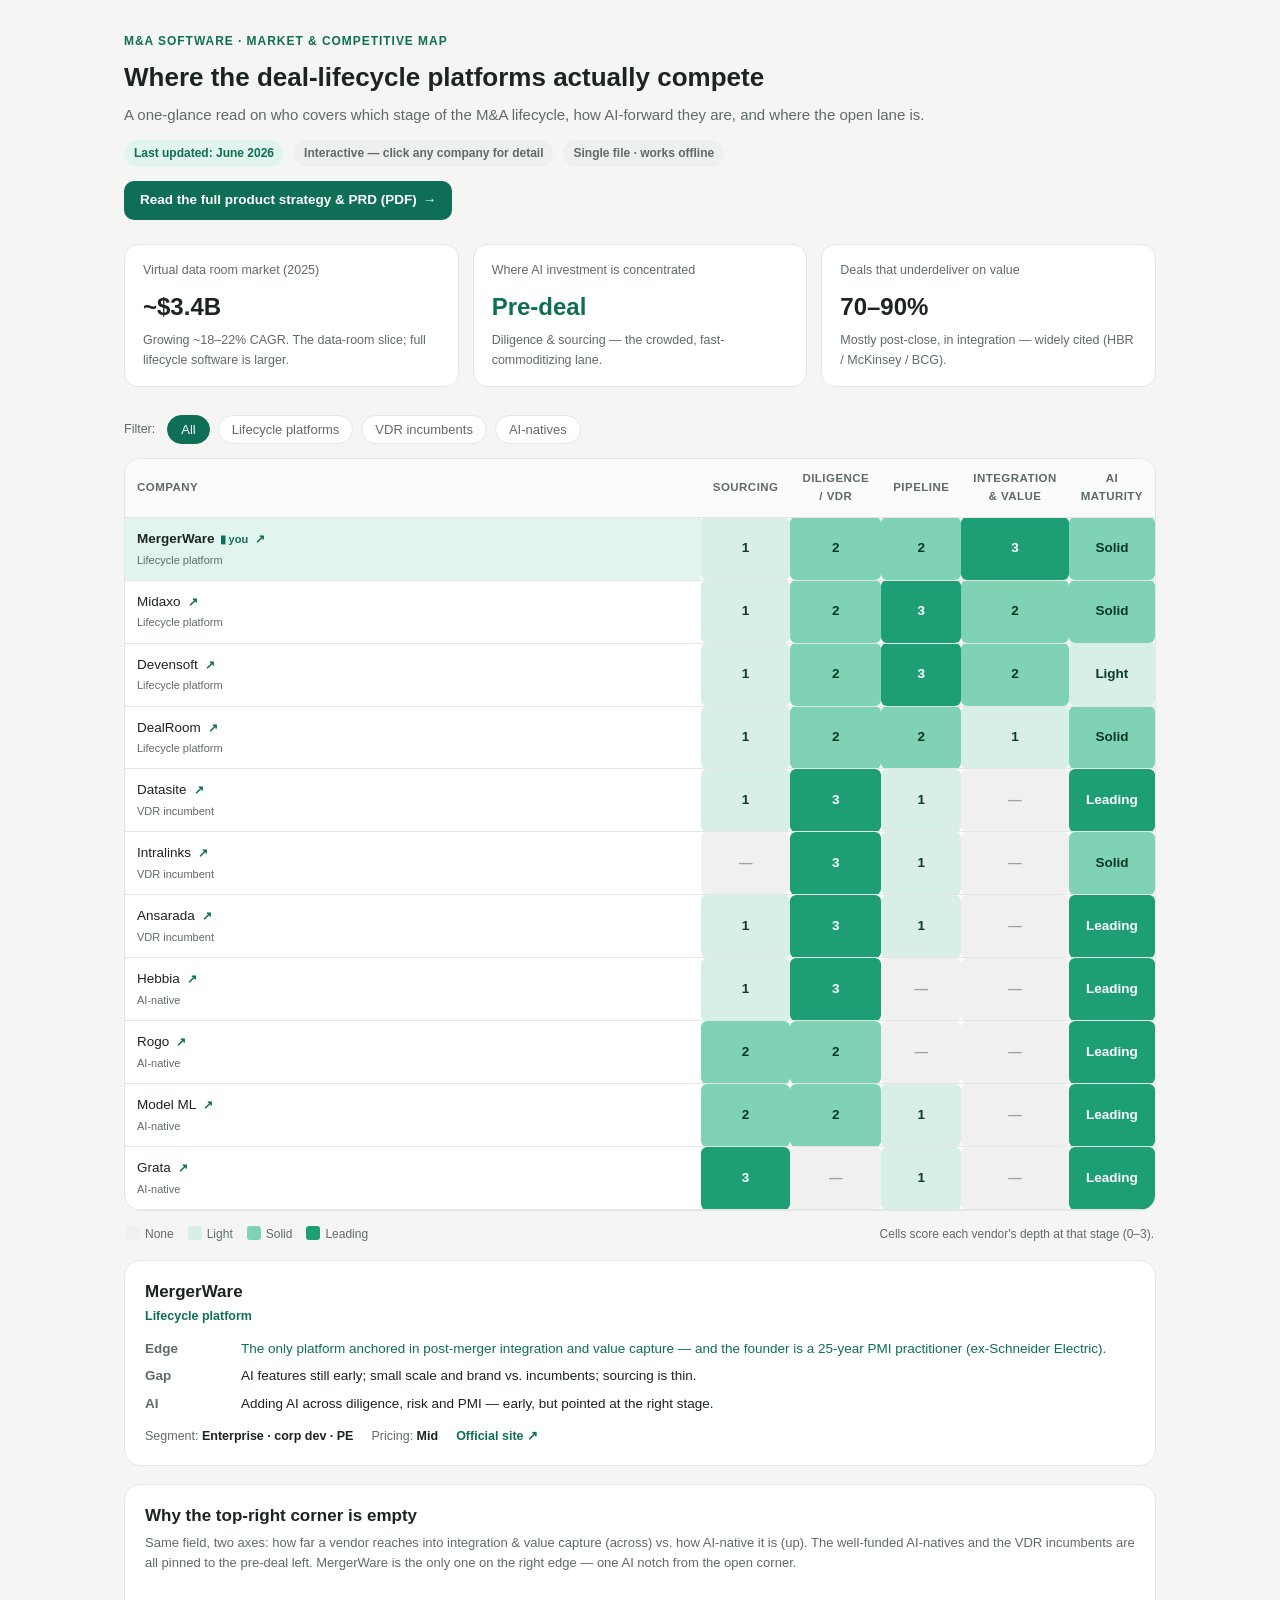
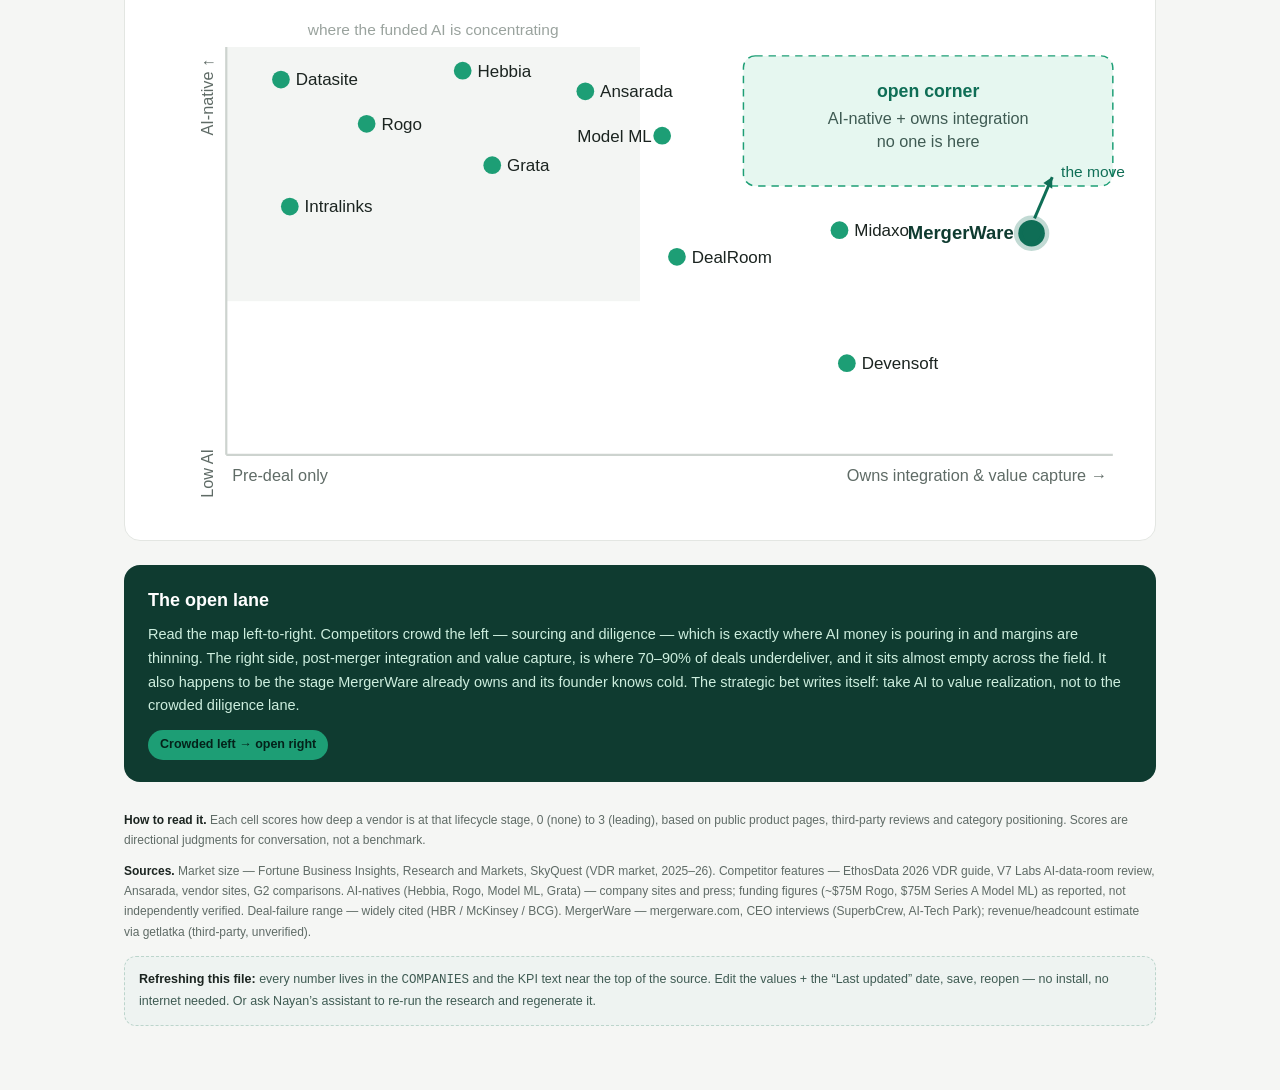
<file: research/mergerware/index.html>
<!DOCTYPE html>
<html lang="en">
<head>
<meta charset="utf-8" />
<meta name="viewport" content="width=device-width, initial-scale=1" />
<meta name="robots" content="noindex" />
<title>M&amp;A Software — Competitive Landscape</title>
<style>
  :root{
    --bg:#f5f6f4; --card:#ffffff; --ink:#1b2420; --muted:#5f6b66; --line:#e3e6e2;
    --teal:#0f6e56; --teal-mid:#1d9e75; --teal-soft:#e1f5ee; --accent:#0f6e56;
    /* heat ramp 0->3 */
    --h0:#f0f1ee; --h1:#d7efe6; --h2:#7fd3b4; --h3:#1d9e75;
  }
  *{box-sizing:border-box}
  body{margin:0;background:var(--bg);color:var(--ink);
    font-family:-apple-system,BlinkMacSystemFont,"Segoe UI",Roboto,Helvetica,Arial,sans-serif;
    line-height:1.55;-webkit-font-smoothing:antialiased}
  .wrap{max-width:1080px;margin:0 auto;padding:32px 24px 64px}
  header{margin-bottom:24px}
  .eyebrow{font-size:12px;letter-spacing:.08em;text-transform:uppercase;color:var(--teal);font-weight:600;margin:0 0 6px}
  h1{font-size:26px;font-weight:600;margin:0 0 6px}
  .sub{color:var(--muted);font-size:15px;margin:0}
  .meta{display:flex;gap:10px;align-items:center;flex-wrap:wrap;margin-top:14px}
  .pill{font-size:12px;padding:4px 10px;border-radius:999px;background:var(--teal-soft);color:var(--teal);font-weight:600}
  .pill.ghost{background:#eef0ed;color:var(--muted)}
  .cta{display:inline-block;margin-top:14px;background:var(--teal);color:#fff;font-size:13.5px;font-weight:600;padding:9px 16px;border-radius:10px;text-decoration:none}
  .cta:hover{background:#0c5a46}
  .cta .ar{margin-left:6px}
  .kpis{display:grid;grid-template-columns:repeat(3,1fr);gap:14px;margin:24px 0 28px}
  .kpi{background:var(--card);border:1px solid var(--line);border-radius:14px;padding:16px 18px}
  .kpi .label{font-size:12.5px;color:var(--muted);margin:0 0 8px}
  .kpi .val{font-size:24px;font-weight:600;margin:0;color:var(--ink)}
  .kpi .note{font-size:12.5px;color:var(--muted);margin:6px 0 0}
  .kpi.alt .val{color:var(--teal)}
  .controls{display:flex;gap:8px;flex-wrap:wrap;margin:0 0 14px;align-items:center}
  .controls .lbl{font-size:12.5px;color:var(--muted);margin-right:4px}
  .fbtn{font-size:13px;padding:6px 13px;border-radius:999px;border:1px solid var(--line);
    background:var(--card);color:var(--muted);cursor:pointer;font-weight:500}
  .fbtn.on{background:var(--teal);border-color:var(--teal);color:#fff}
  .panel{background:var(--card);border:1px solid var(--line);border-radius:16px;overflow:hidden}
  table{width:100%;border-collapse:collapse}
  th,td{text-align:left;padding:11px 12px;font-size:13.5px;border-bottom:1px solid var(--line)}
  thead th{font-size:11.5px;letter-spacing:.04em;text-transform:uppercase;color:var(--muted);font-weight:600;background:#fafbfa}
  thead th.stage{text-align:center}
  tbody tr{cursor:pointer;transition:background .12s}
  tbody tr:hover{background:#f6faf8}
  tbody tr.sel{background:var(--teal-soft)}
  tbody tr.us td.co{font-weight:700}
  td.co{white-space:nowrap}
  .cat{display:block;font-size:11px;color:var(--muted);font-weight:400;margin-top:2px}
  .cell{width:64px;text-align:center;color:#0c3a2c;font-weight:600;border-radius:6px}
  .star{color:var(--teal);font-size:11px;margin-left:5px;font-weight:700}
  .ext{margin-left:7px;color:var(--teal);text-decoration:none;font-weight:700;font-size:12px}
  .ext:hover{text-decoration:underline}
  .extf{color:var(--teal);font-weight:600;text-decoration:none}
  .extf:hover{text-decoration:underline}
  .legend{display:flex;gap:14px;align-items:center;flex-wrap:wrap;margin:14px 2px 0;font-size:12px;color:var(--muted)}
  .swatch{display:inline-block;width:14px;height:14px;border-radius:3px;vertical-align:-2px;margin-right:5px}
  .detail{margin-top:16px;background:var(--card);border:1px solid var(--line);border-radius:16px;padding:18px 20px;min-height:90px}
  .detail h3{margin:0 0 2px;font-size:17px;font-weight:600}
  .detail .dcat{color:var(--teal);font-size:12.5px;font-weight:600;margin:0 0 12px}
  .drow{display:flex;gap:10px;margin:7px 0;font-size:13.5px}
  .drow .k{flex:0 0 86px;color:var(--muted);font-weight:600}
  .drow .v{flex:1}
  .v .good{color:var(--teal)}
  .facts{display:flex;gap:18px;flex-wrap:wrap;margin:12px 0 0;font-size:12.5px;color:var(--muted)}
  .facts b{color:var(--ink);font-weight:600}
  .quad{margin-top:18px;background:var(--card);border:1px solid var(--line);border-radius:16px;padding:18px 20px}
  .quad .qtitle{font-size:17px;font-weight:600;margin:0 0 4px}
  .quad .qsub{font-size:13px;color:var(--muted);margin:0 0 10px;line-height:1.5}
  .callout{margin-top:24px;background:#0f3b30;color:#eafff6;border-radius:16px;padding:22px 24px}
  .callout h2{margin:0 0 8px;font-size:18px;font-weight:600;color:#fff}
  .callout p{margin:0;font-size:14.5px;line-height:1.65;color:#cdeede}
  .callout .lane{display:inline-block;margin-top:12px;font-size:12.5px;background:#1d9e75;color:#04221a;padding:5px 12px;border-radius:999px;font-weight:700}
  footer{margin-top:28px;font-size:12px;color:var(--muted);line-height:1.7}
  footer b{color:var(--ink)}
  .src{margin-top:10px}
  .howto{margin-top:14px;background:#eef3f1;border:1px dashed #bcd5cc;border-radius:12px;padding:12px 14px;font-size:12.5px;color:#3f5b53}
  @media(max-width:720px){.kpis{grid-template-columns:1fr}.cell{width:auto}}
</style>
</head>
<body>
<div class="wrap">

  <header>
    <p class="eyebrow">M&amp;A software · market &amp; competitive map</p>
    <h1>Where the deal-lifecycle platforms actually compete</h1>
    <p class="sub">A one-glance read on who covers which stage of the M&amp;A lifecycle, how AI-forward they are, and where the open lane is.</p>
    <div class="meta">
      <span class="pill">Last updated: June 2026</span>
      <span class="pill ghost">Interactive — click any company for detail</span>
      <span class="pill ghost">Single file · works offline</span>
    </div>
    <a class="cta" href="./MergerWare_Product_Strategy_and_PRD.pdf" target="_blank" rel="noopener">Read the full product strategy &amp; PRD (PDF)<span class="ar">→</span></a>
  </header>

  <div class="kpis">
    <div class="kpi">
      <p class="label">Virtual data room market (2025)</p>
      <p class="val">~$3.4B</p>
      <p class="note">Growing ~18–22% CAGR. The data-room slice; full lifecycle software is larger.</p>
    </div>
    <div class="kpi alt">
      <p class="label">Where AI investment is concentrated</p>
      <p class="val">Pre-deal</p>
      <p class="note">Diligence &amp; sourcing — the crowded, fast-commoditizing lane.</p>
    </div>
    <div class="kpi">
      <p class="label">Deals that underdeliver on value</p>
      <p class="val">70–90%</p>
      <p class="note">Mostly post-close, in integration — widely cited (HBR / McKinsey / BCG).</p>
    </div>
  </div>

  <div class="controls">
    <span class="lbl">Filter:</span>
    <button class="fbtn on" data-f="all">All</button>
    <button class="fbtn" data-f="Lifecycle platform">Lifecycle platforms</button>
    <button class="fbtn" data-f="VDR incumbent">VDR incumbents</button>
    <button class="fbtn" data-f="AI-native">AI-natives</button>
  </div>

  <div class="panel">
    <table>
      <thead>
        <tr>
          <th>Company</th>
          <th class="stage">Sourcing</th>
          <th class="stage">Diligence / VDR</th>
          <th class="stage">Pipeline</th>
          <th class="stage">Integration &amp; value</th>
          <th class="stage">AI maturity</th>
        </tr>
      </thead>
      <tbody id="rows"></tbody>
    </table>
  </div>

  <div class="legend">
    <span><span class="swatch" style="background:var(--h0)"></span>None</span>
    <span><span class="swatch" style="background:var(--h1)"></span>Light</span>
    <span><span class="swatch" style="background:var(--h2)"></span>Solid</span>
    <span><span class="swatch" style="background:var(--h3)"></span>Leading</span>
    <span style="margin-left:auto">Cells score each vendor's depth at that stage (0–3).</span>
  </div>

  <div class="detail" id="detail"></div>

  <div class="quad">
    <h2 class="qtitle">Why the top-right corner is empty</h2>
    <p class="qsub">Same field, two axes: how far a vendor reaches into integration &amp; value capture (across) vs. how AI-native it is (up). The well-funded AI-natives and the VDR incumbents are all pinned to the pre-deal left. MergerWare is the only one on the right edge — one AI notch from the open corner.</p>
    <svg viewBox="0 0 670 360" width="100%" role="img" aria-label="Positioning map. Well-funded AI-native vendors (Hebbia, Rogo, Model ML, Grata) and VDR incumbents (Datasite, Intralinks, Ansarada) cluster on the pre-deal left with little or no integration depth. MergerWare sits far right on integration at mid AI. The top-right corner — AI-native and owns integration — is empty.">
      <!-- shaded zones -->
      <rect x="55" y="44" width="280" height="172" fill="#f3f5f3"/>
      <text x="195" y="36" text-anchor="middle" font-size="10.5" fill="#9aa39e">where the funded AI is concentrating</text>
      <rect x="405" y="50" width="250" height="88" fill="#e6f7f0" stroke="#1d9e75" stroke-dasharray="5 4" rx="8"/>
      <text x="530" y="78" text-anchor="middle" font-size="12" font-weight="700" fill="#0f6e56">open corner</text>
      <text x="530" y="96" text-anchor="middle" font-size="11" fill="#3f5b53">AI-native + owns integration</text>
      <text x="530" y="112" text-anchor="middle" font-size="11" fill="#3f5b53">no one is here</text>
      <!-- axes -->
      <line x1="55" y1="320" x2="655" y2="320" stroke="#cdd3cf" stroke-width="1.5"/>
      <line x1="55" y1="320" x2="55" y2="44" stroke="#cdd3cf" stroke-width="1.5"/>
      <text x="59" y="338" font-size="11" fill="#5f6b66">Pre-deal only</text>
      <text x="651" y="338" text-anchor="end" font-size="11" fill="#5f6b66">Owns integration &amp; value capture →</text>
      <text x="46" y="316" text-anchor="end" font-size="11" fill="#5f6b66" transform="rotate(-90 46 316)">Low AI</text>
      <text x="46" y="52" text-anchor="end" font-size="11" fill="#5f6b66" transform="rotate(-90 46 52)">AI-native ↑</text>
      <!-- competitor points -->
      <g font-size="11.5" fill="#1b2420">
        <circle cx="92" cy="66" r="6" fill="#1d9e75"/><text x="102" y="70">Datasite</text>
        <circle cx="215" cy="60" r="6" fill="#1d9e75"/><text x="225" y="64">Hebbia</text>
        <circle cx="150" cy="96" r="6" fill="#1d9e75"/><text x="160" y="100">Rogo</text>
        <circle cx="298" cy="74" r="6" fill="#1d9e75"/><text x="308" y="78">Ansarada</text>
        <circle cx="235" cy="124" r="6" fill="#1d9e75"/><text x="245" y="128">Grata</text>
        <circle cx="350" cy="104" r="6" fill="#1d9e75"/><text x="343" y="108" text-anchor="end">Model ML</text>
        <circle cx="98" cy="152" r="6" fill="#1d9e75"/><text x="108" y="156">Intralinks</text>
        <circle cx="360" cy="186" r="6" fill="#1d9e75"/><text x="370" y="190">DealRoom</text>
        <circle cx="470" cy="168" r="6" fill="#1d9e75"/><text x="480" y="172">Midaxo</text>
        <circle cx="475" cy="258" r="6" fill="#1d9e75"/><text x="485" y="262">Devensoft</text>
        <!-- MergerWare highlighted + arrow toward open corner -->
        <circle cx="600" cy="170" r="9" fill="#0f6e56" stroke="#0f6e56" stroke-opacity="0.25" stroke-width="6"/>
        <text x="588" y="174" text-anchor="end" font-size="12.5" font-weight="700" fill="#0f3b30">MergerWare</text>
        <line x1="602" y1="160" x2="614" y2="132" stroke="#0f6e56" stroke-width="2"/>
        <polygon points="614,132 608,136 614,140" fill="#0f6e56"/>
        <text x="620" y="132" font-size="10.5" fill="#0f6e56">the move</text>
      </g>
    </svg>
  </div>

  <div class="callout">
    <h2>The open lane</h2>
    <p>Read the map left-to-right. Competitors crowd the left — sourcing and diligence — which is exactly where AI money is pouring in and margins are thinning. The right side, post-merger integration and value capture, is where 70–90% of deals underdeliver, and it sits almost empty across the field. It also happens to be the stage MergerWare already owns and its founder knows cold. The strategic bet writes itself: take AI to value realization, not to the crowded diligence lane.</p>
    <span class="lane">Crowded left → open right</span>
  </div>

  <footer>
    <div><b>How to read it.</b> Each cell scores how deep a vendor is at that lifecycle stage, 0 (none) to 3 (leading), based on public product pages, third-party reviews and category positioning. Scores are directional judgments for conversation, not a benchmark.</div>
    <div class="src"><b>Sources.</b> Market size — Fortune Business Insights, Research and Markets, SkyQuest (VDR market, 2025–26). Competitor features — EthosData 2026 VDR guide, V7 Labs AI-data-room review, Ansarada, vendor sites, G2 comparisons. AI-natives (Hebbia, Rogo, Model ML, Grata) — company sites and press; funding figures (~$75M Rogo, $75M Series A Model ML) as reported, not independently verified. Deal-failure range — widely cited (HBR / McKinsey / BCG). MergerWare — mergerware.com, CEO interviews (SuperbCrew, AI-Tech Park); revenue/headcount estimate via getlatka (third-party, unverified).</div>
    <div class="howto"><b>Refreshing this file:</b> every number lives in the <code>COMPANIES</code> and the KPI text near the top of the source. Edit the values + the “Last updated” date, save, reopen — no install, no internet needed. Or ask Nayan’s assistant to re-run the research and regenerate it.</div>
  </footer>

</div>

<script>
/* ---- DATA (edit here to refresh) ------------------------------------------
   coverage = [sourcing, diligence/VDR, pipeline, integration&value], each 0-3
   ai       = AI maturity 0-3
--------------------------------------------------------------------------- */
const COMPANIES = [
  { name:"MergerWare", us:true, category:"Lifecycle platform", coverage:[1,2,2,3], ai:2,
    segment:"Enterprise · corp dev · PE", pricing:"Mid",
    strength:"The only platform anchored in post-merger integration and value capture — and the founder is a 25-year PMI practitioner (ex-Schneider Electric).",
    gap:"AI features still early; small scale and brand vs. incumbents; sourcing is thin.",
    ainote:"Adding AI across diligence, risk and PMI — early, but pointed at the right stage." },
  { name:"Midaxo", category:"Lifecycle platform", coverage:[1,2,3,2], ai:2,
    segment:"Corporate development", pricing:"Mid–high",
    strength:"Polished end-to-end ‘M&A intelligence’ platform; strong visual pipeline; real corp-dev mindshare; markets on value realization.",
    gap:"Integration depth is lighter than the positioning implies; higher price point.",
    ainote:"Solid analytics and intelligence framing; AI is supporting, not the headline." },
  { name:"Devensoft", category:"Lifecycle platform", coverage:[1,2,3,2], ai:1,
    segment:"Corp dev · enterprise", pricing:"Mid–high",
    strength:"Comprehensive lifecycle including divestitures; real-time, auto-refreshed reporting.",
    gap:"Lighter AI story; interface feels more enterprise-legacy.",
    ainote:"Reporting and automation strong; little generative-AI presence yet." },
  { name:"DealRoom", category:"Lifecycle platform", coverage:[1,2,2,1], ai:2,
    segment:"Mid-market", pricing:"Mid",
    strength:"Clean, fast-to-adopt UX; ‘agile M&A’ positioning; solid diligence + pipeline.",
    gap:"Post-merger / value capture is shallow; mid-market ceiling.",
    ainote:"Adding AI assistants for diligence and Q&A; mid-pack maturity." },
  { name:"Datasite", category:"VDR incumbent", coverage:[1,3,1,0], ai:3,
    segment:"Enterprise · investment banks", pricing:"High",
    strength:"VDR category leader; deep diligence AI — auto-categorization, PII redaction (100+ types), generative-AI summaries.",
    gap:"Pre-deal only — no integration; expensive; best AI gated to premium tiers.",
    ainote:"Among the most mature diligence-AI stacks in the market." },
  { name:"Intralinks", category:"VDR incumbent", coverage:[0,3,1,0], ai:2,
    segment:"Enterprise · IB", pricing:"High",
    strength:"Incumbent VDR scale; deep security and compliance trust.",
    gap:"Pre-deal only; narrower AI (mostly redaction); legacy feel.",
    ainote:"AI present but narrower than Datasite/Ansarada." },
  { name:"Ansarada", category:"VDR incumbent", coverage:[1,3,1,0], ai:3,
    segment:"Mid → enterprise", pricing:"Freemium → mid",
    strength:"The most AI-forward VDR — AI deal-readiness scoring, bidder-engagement prediction, freemium funnel.",
    gap:"Pre-deal anchored — no PMI; skews mid-market.",
    ainote:"Leads the VDR pack on shipped, productized AI." },
  { name:"Hebbia", category:"AI-native", coverage:[1,3,0,0], ai:3,
    segment:"IB · PE · asset mgmt", pricing:"Enterprise",
    strength:"Best-in-class generative AI over huge unstructured document sets; real enterprise traction in finance and diligence.",
    gap:"A horizontal research/document-AI tool — no M&A workflow, no deal or PMI structure, no post-close data.",
    ainote:"Among the most advanced document-AI engines; strictly pre-close." },
  { name:"Rogo", category:"AI-native", coverage:[2,2,0,0], ai:3,
    segment:"Investment banks · PE", pricing:"Enterprise",
    strength:"Vertical AI analyst for dealmakers — automates screening, analysis and diligence prep; heavily funded (Series D, $300M+ total per press).",
    gap:"Pre-close analyst tooling — no execution workflow, no integration, no outcome data.",
    ainote:"Sourcing + diligence AI; nothing after the close." },
  { name:"Model ML", category:"AI-native", coverage:[2,2,1,0], ai:3,
    segment:"Financial services · dealmaking", pricing:"Enterprise",
    strength:"Heavily funded generative AI for deal workflows ($75M Series A, per press); broad dealmaking ambitions.",
    gap:"Concentrated pre-close; no integration or value-capture layer, no proprietary outcome data.",
    ainote:"Generative deal AI, pre-close focused." },
  { name:"Grata", category:"AI-native", coverage:[3,0,1,0], ai:3,
    segment:"PE · corp dev", pricing:"Mid",
    strength:"AI target discovery and search; strong top-of-funnel origination.",
    gap:"Sourcing only — no execution or integration.",
    ainote:"Search and discovery AI is its whole product — and it is strong." },
];

const SITE = {
  "MergerWare":"https://www.mergerware.com",
  "Midaxo":"https://www.midaxo.com",
  "Devensoft":"https://www.devensoft.com",
  "DealRoom":"https://dealroom.net",
  "Datasite":"https://www.datasite.com",
  "Intralinks":"https://www.intralinks.com",
  "Ansarada":"https://www.ansarada.com",
  "Hebbia":"https://www.hebbia.com",
  "Rogo":"https://rogo.ai",
  "Model ML":"https://www.modelml.com",
  "Grata":"https://grata.com",
};

const heat = ["var(--h0)","var(--h1)","var(--h2)","var(--h3)"];
const heatText = ["#9aa39e","#0c3a2c","#08362a","#ffffff"];
const aiWord = ["None","Light","Solid","Leading"];
let filter = "all";

function cell(v){
  return '<td class="cell" style="background:'+heat[v]+';color:'+heatText[v]+'">'+(v===0?'—':v)+'</td>';
}
function render(){
  const rows = COMPANIES.filter(c => filter==="all" || c.category===filter);
  document.getElementById('rows').innerHTML = rows.map((c,i)=>{
    const idx = COMPANIES.indexOf(c);
    return '<tr data-i="'+idx+'" class="'+(c.us?'us':'')+'">'+
      '<td class="co">'+c.name+(c.us?'<span class="star">▮ you</span>':'')+
        '<a class="ext" href="'+SITE[c.name]+'" target="_blank" rel="noopener" title="Official website" onclick="event.stopPropagation()">↗</a>'+
        '<span class="cat">'+c.category+'</span></td>'+
      cell(c.coverage[0])+cell(c.coverage[1])+cell(c.coverage[2])+cell(c.coverage[3])+
      '<td class="cell" style="background:'+heat[c.ai]+';color:'+heatText[c.ai]+'">'+aiWord[c.ai]+'</td>'+
    '</tr>';
  }).join('');
  document.querySelectorAll('#rows tr').forEach(tr=>{
    tr.onclick = ()=>select(+tr.dataset.i);
  });
}
function select(i){
  const c = COMPANIES[i];
  document.querySelectorAll('#rows tr').forEach(tr=>tr.classList.toggle('sel', +tr.dataset.i===i));
  document.getElementById('detail').innerHTML =
    '<h3>'+c.name+'</h3><p class="dcat">'+c.category+'</p>'+
    '<div class="drow"><span class="k">Edge</span><span class="v"><span class="good">'+c.strength+'</span></span></div>'+
    '<div class="drow"><span class="k">Gap</span><span class="v">'+c.gap+'</span></div>'+
    '<div class="drow"><span class="k">AI</span><span class="v">'+c.ainote+'</span></div>'+
    '<div class="facts"><span>Segment: <b>'+c.segment+'</b></span><span>Pricing: <b>'+c.pricing+'</b></span><span><a class="extf" href="'+SITE[c.name]+'" target="_blank" rel="noopener">Official site ↗</a></span></div>';
}
document.querySelectorAll('.fbtn').forEach(b=>{
  b.onclick = ()=>{
    document.querySelectorAll('.fbtn').forEach(x=>x.classList.remove('on'));
    b.classList.add('on'); filter = b.dataset.f; render();
  };
});
render();
select(0);
</script>
</body>
</html>
</file>
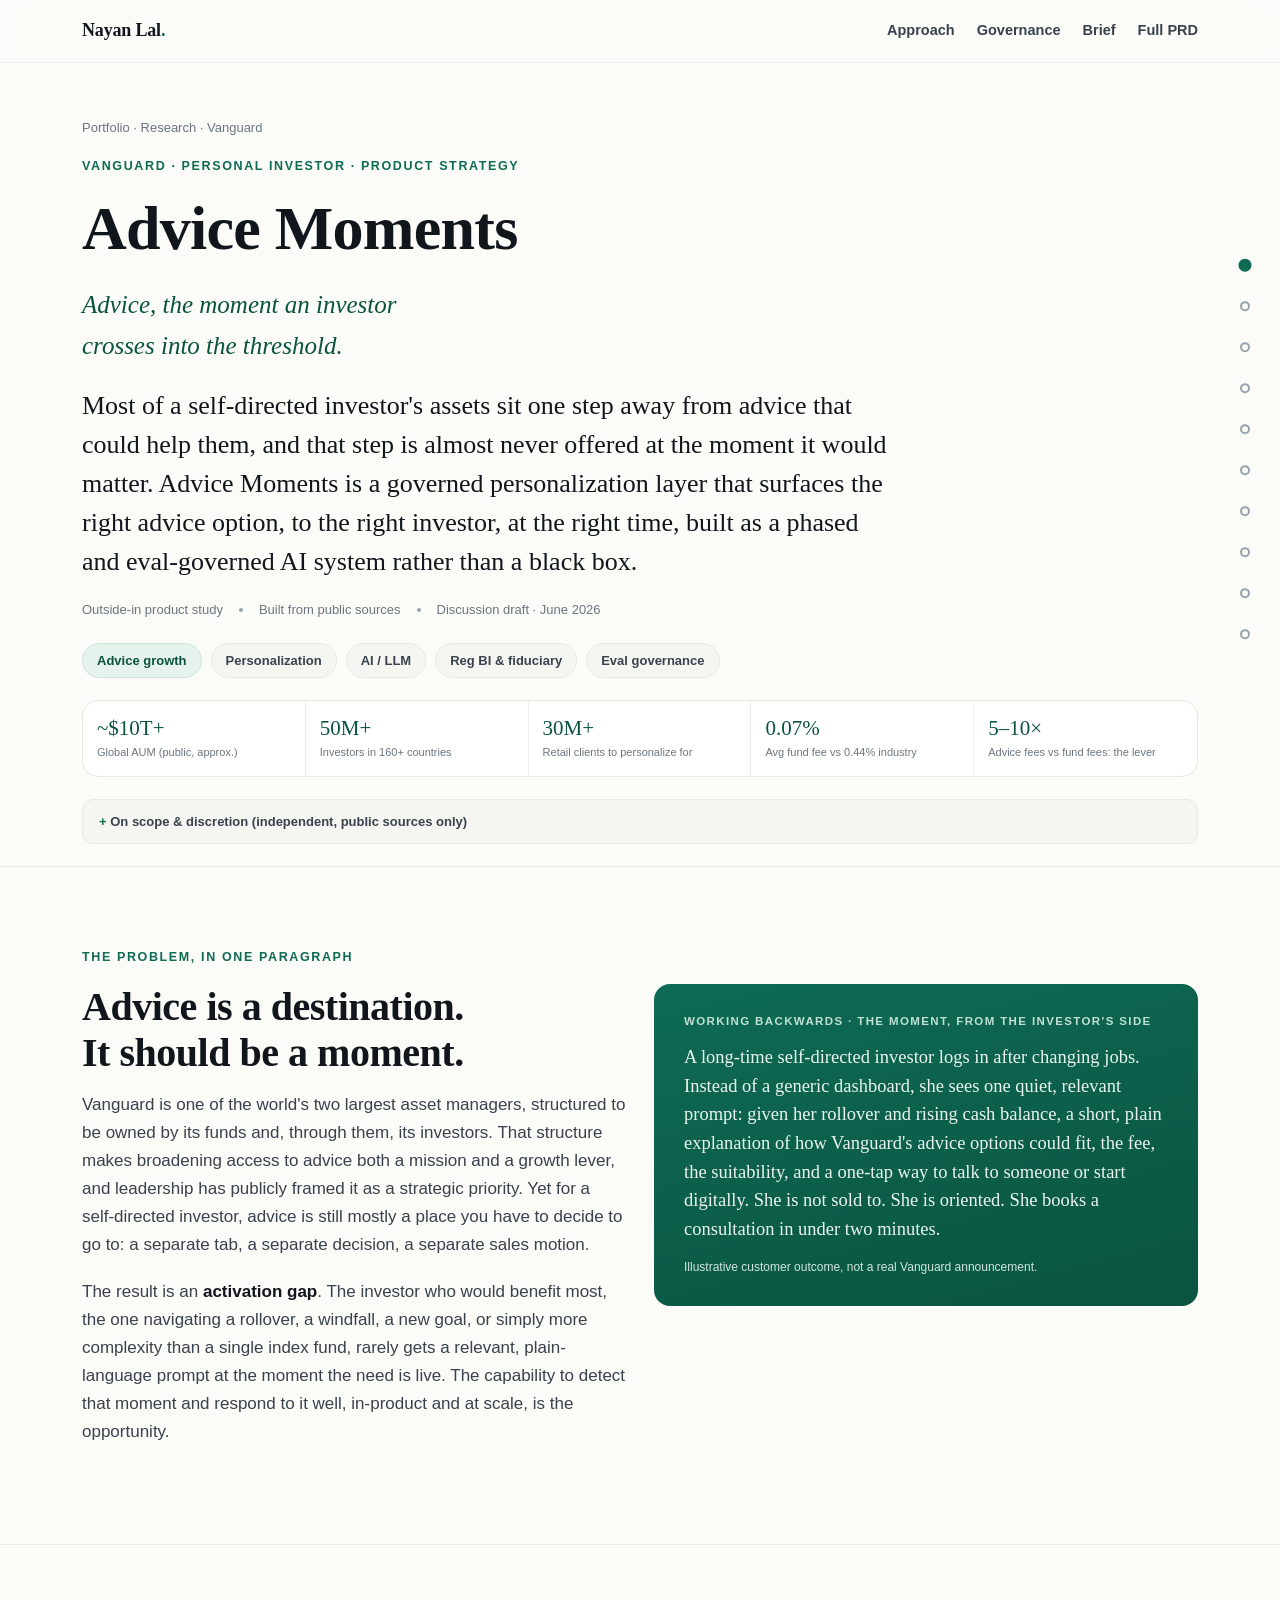
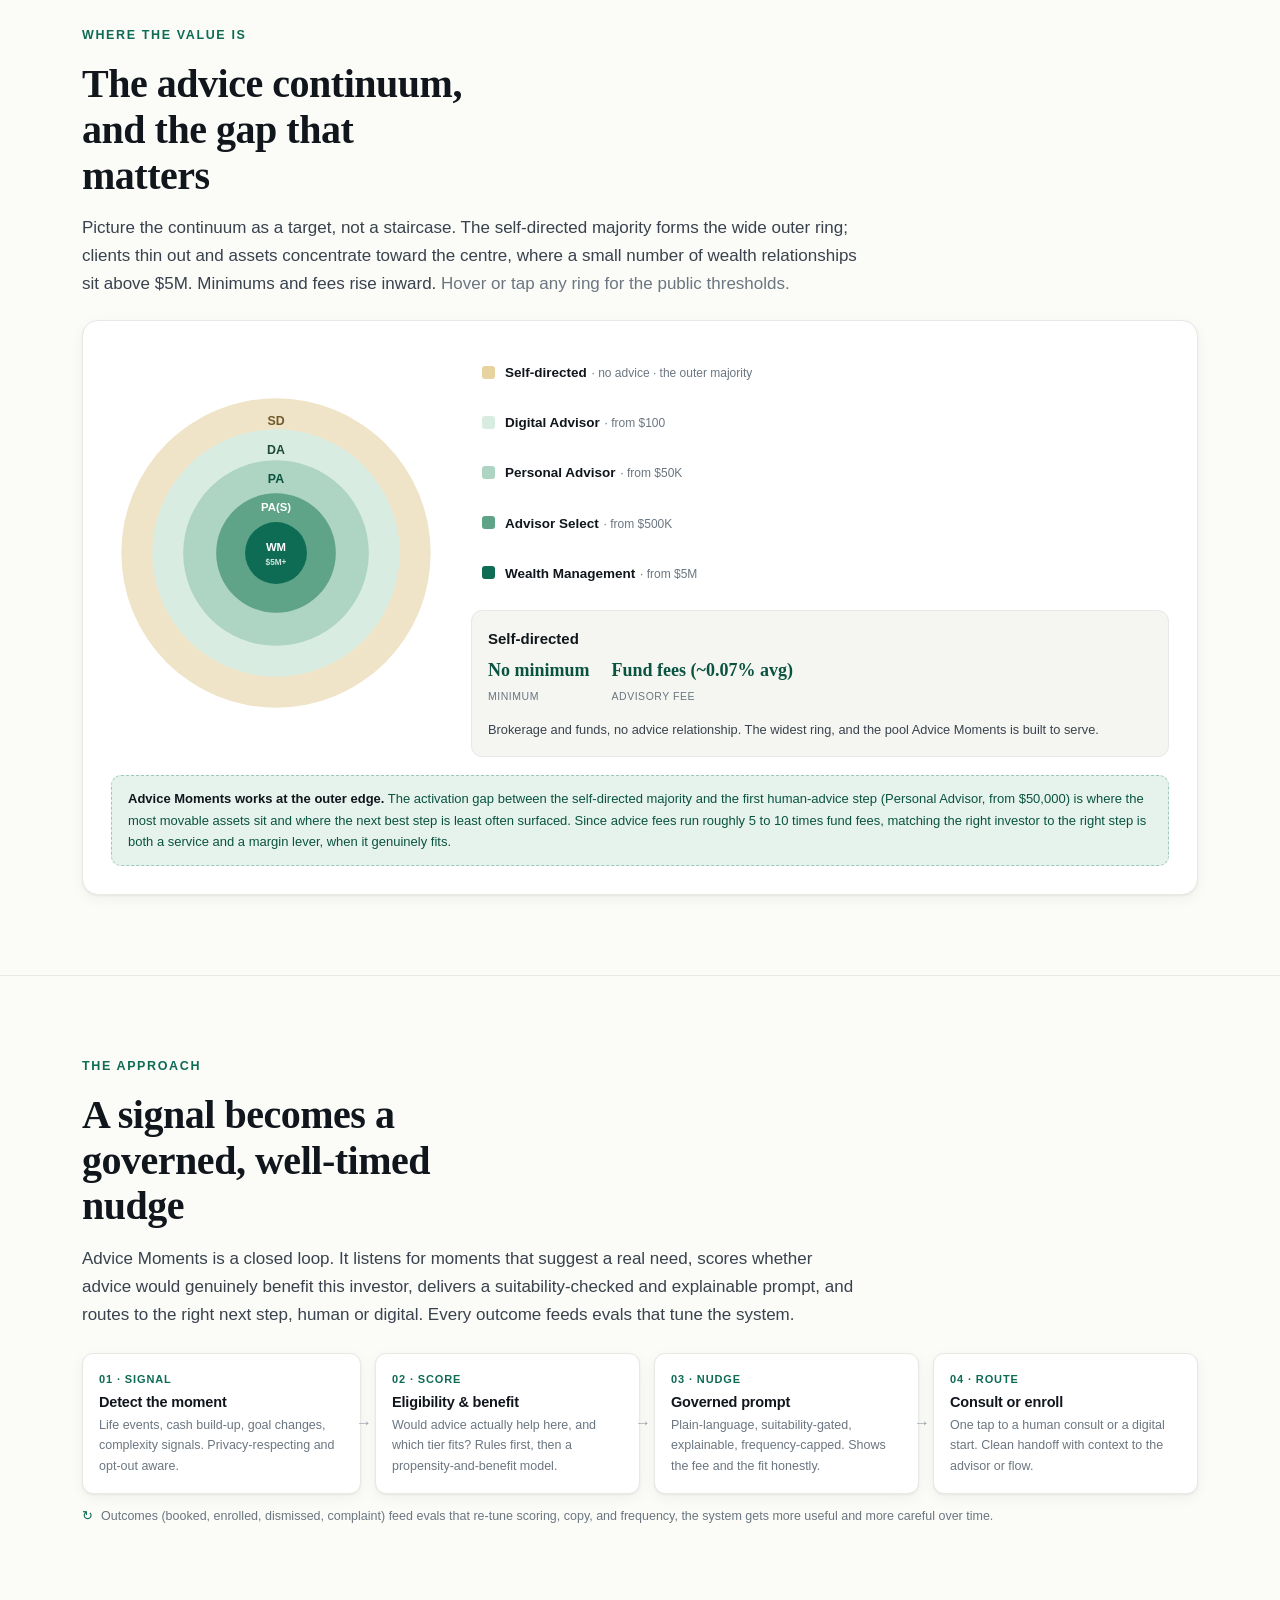
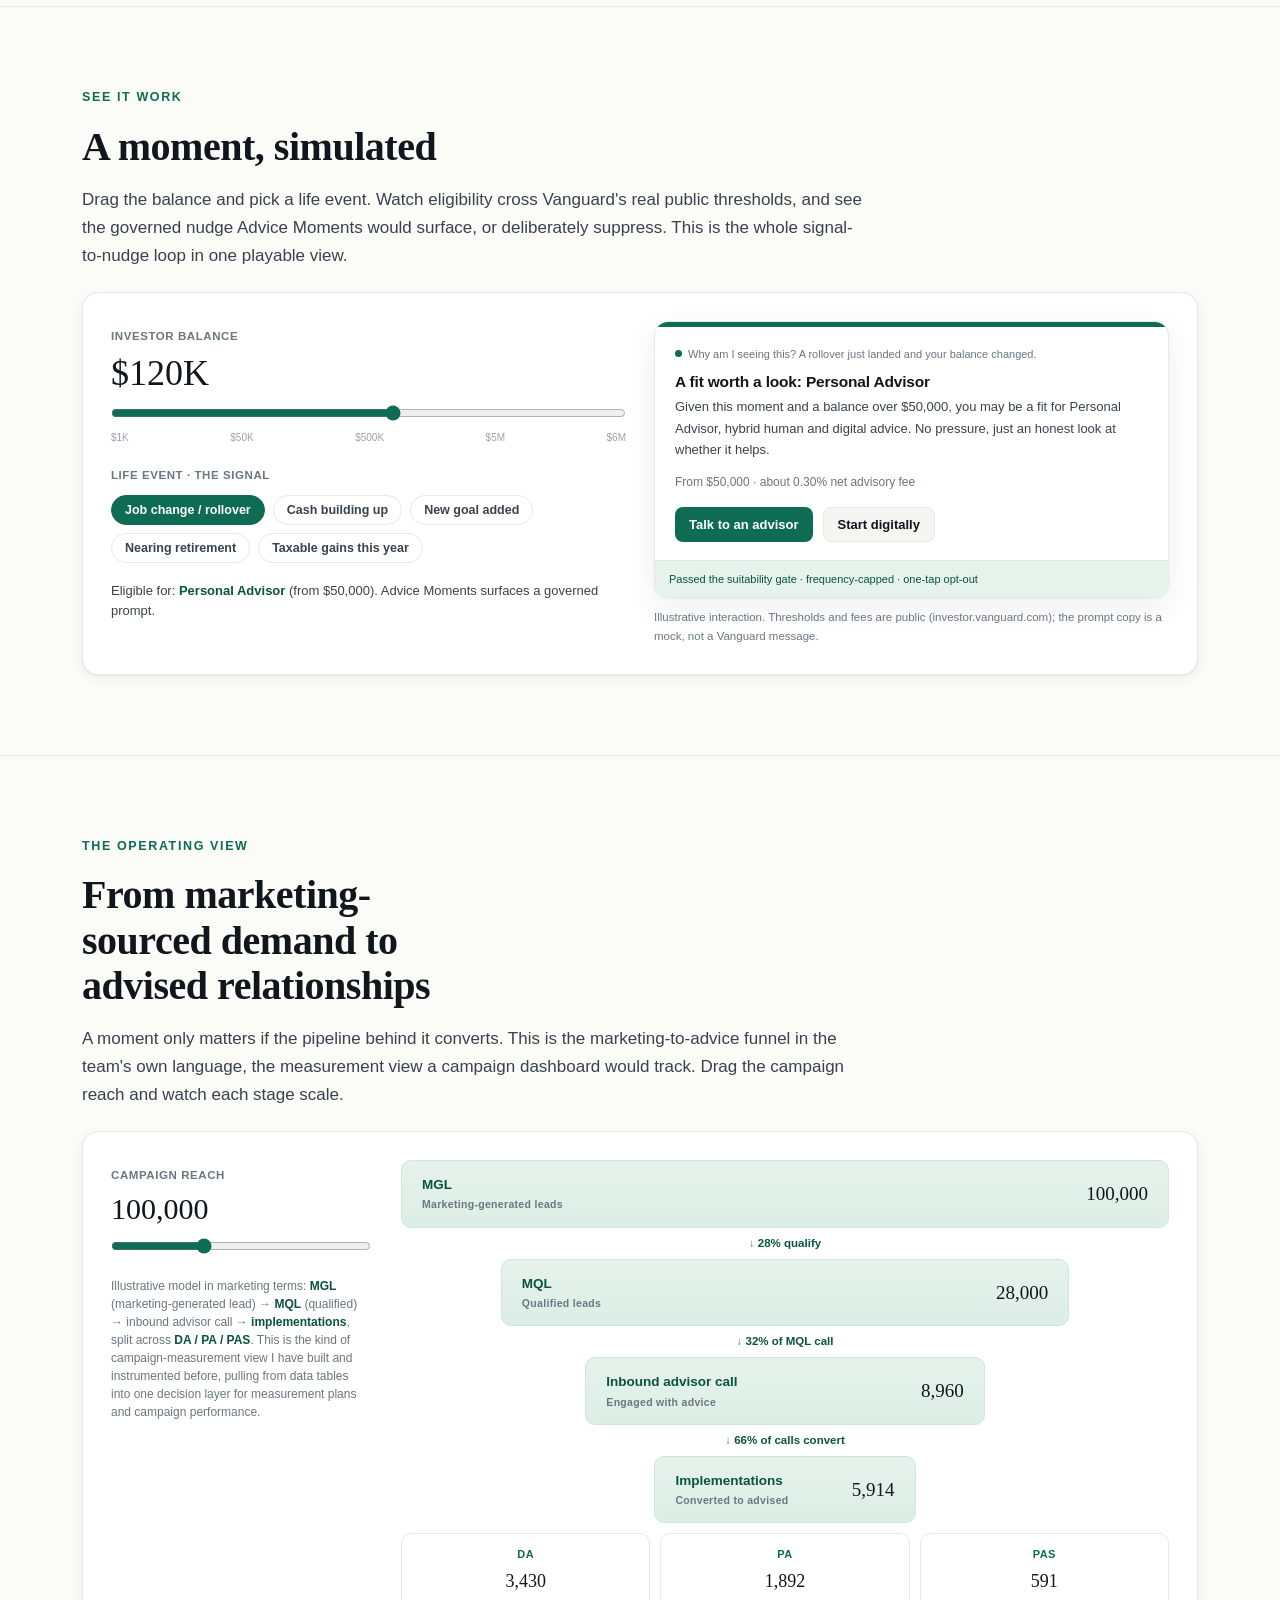
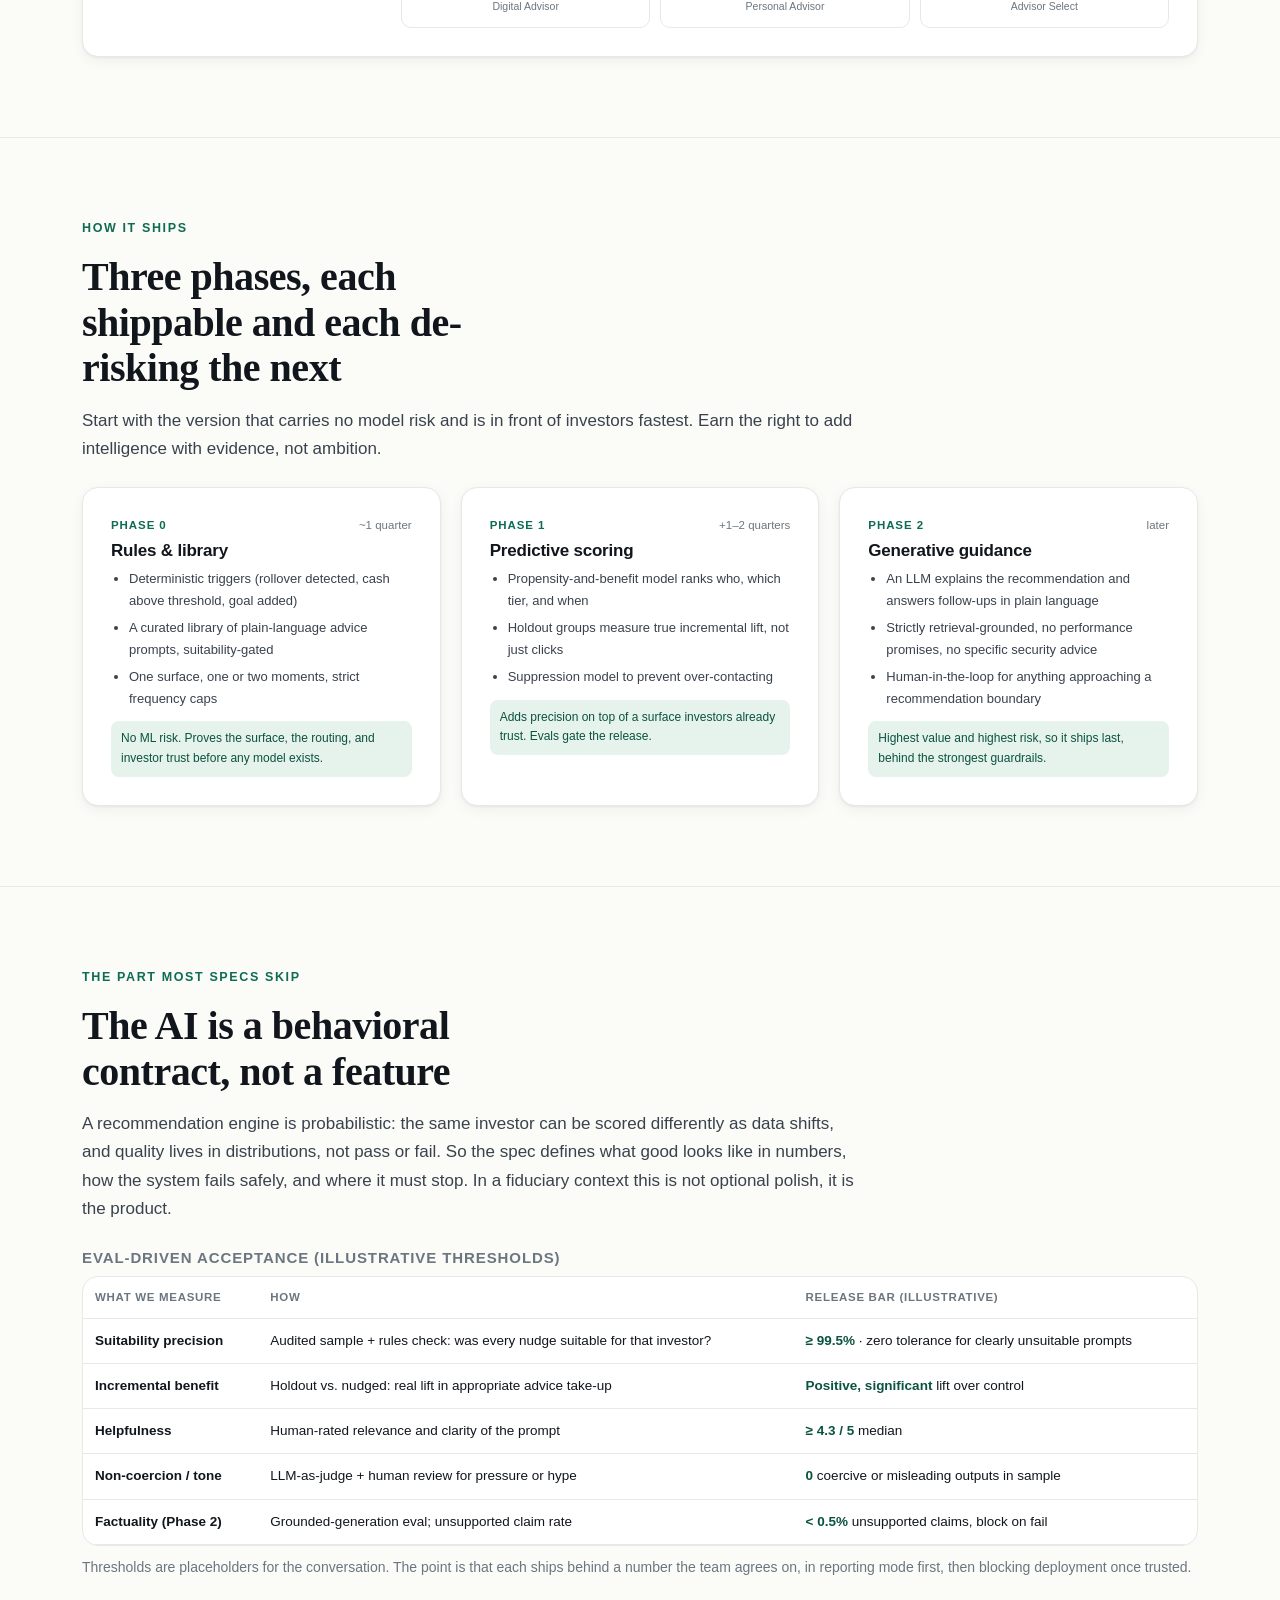
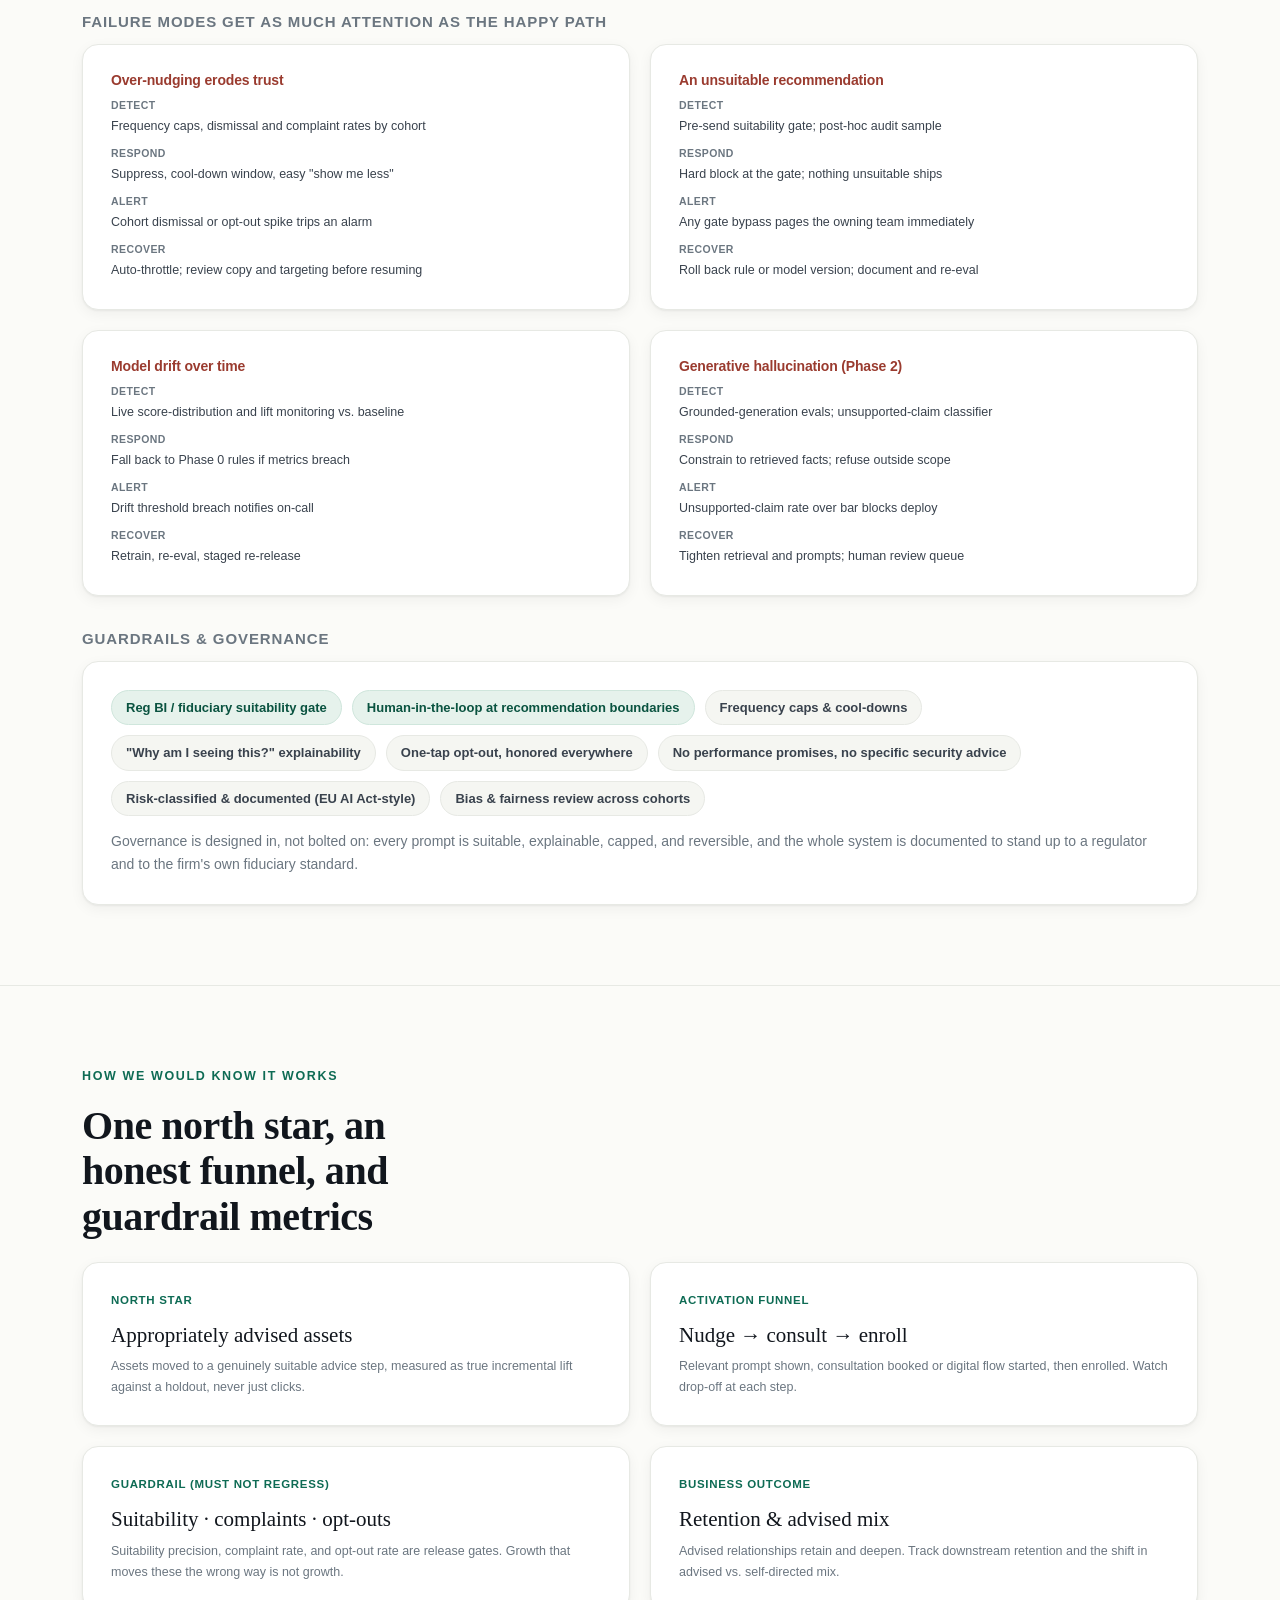
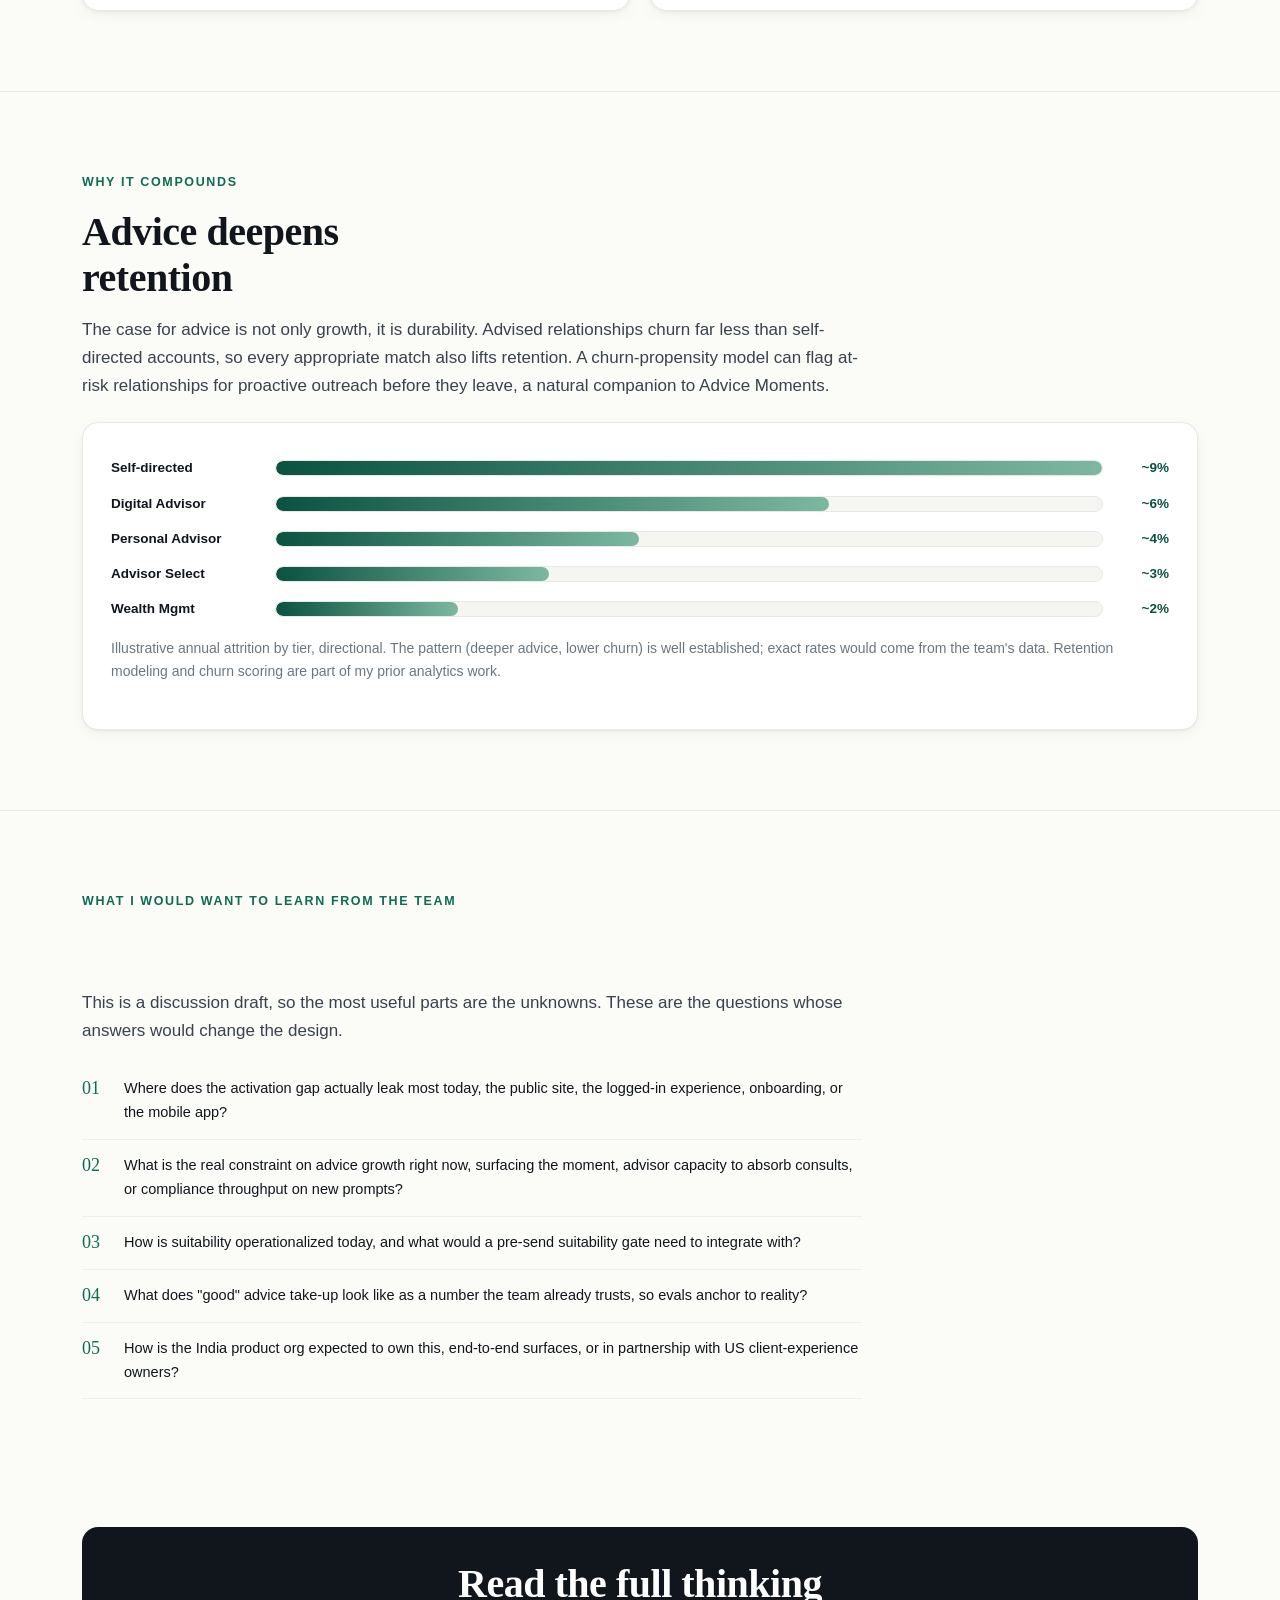
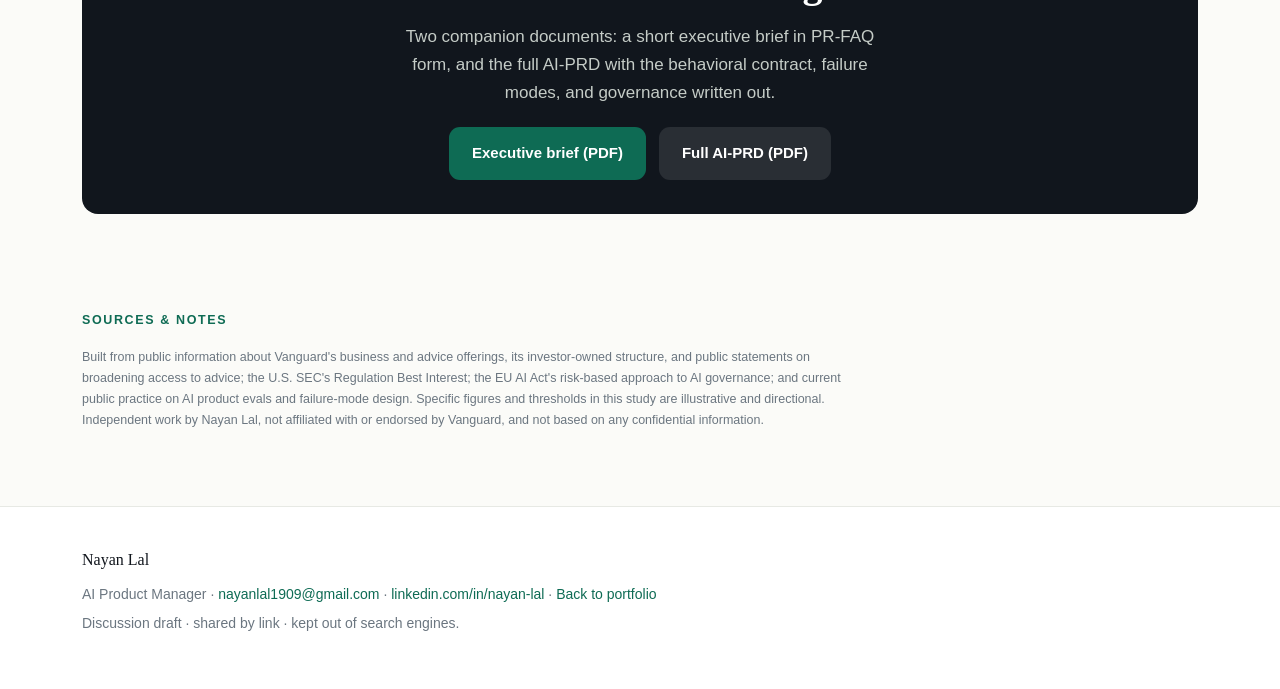
<file: research/vanguard/index.html>
<!DOCTYPE html>
<html lang="en">
<head>
<script>document.documentElement.classList.add('js');</script>
<meta charset="utf-8" />
<meta name="viewport" content="width=device-width, initial-scale=1" />
<meta name="robots" content="noindex" />
<title>Advice Moments · Vanguard Personal Investor advice growth · Nayan Lal</title>
<meta name="description" content="An outside-in product strategy and AI-PRD for growing advice adoption among self-directed Vanguard investors. Built from public sources as a discussion draft by Nayan Lal." />
<link rel="stylesheet" href="../../assets/site.css" />
<style>
  /* page-local */
  .progress{}
  .crumb{font-size:13px;color:var(--muted)}
  .crumb a{color:var(--muted)} .crumb a:hover{color:var(--accent-ink)}
  .hero{padding-top:54px;padding-bottom:22px}
  .hero h1{max-width:16ch;margin-top:8px}
  .hero .lede{max-width:62ch}
  .metaline{display:flex;gap:16px;flex-wrap:wrap;align-items:center;color:var(--muted);font-size:13px;margin:18px 0 22px}
  .metaline .b{width:4px;height:4px;border-radius:50%;background:var(--faint)}
  .section h2{max-width:20ch}
  .twocol{display:grid;grid-template-columns:1fr 1fr;gap:28px;align-items:start}
  @media(max-width:820px){.twocol{grid-template-columns:1fr;gap:20px}}
  .pullnum{font-family:var(--serif);font-size:40px;line-height:1;color:var(--accent);margin:0 0 6px}

  /* vignette */
  .vignette{background:linear-gradient(165deg,#0e6b54,#0a5340);color:#eaf4ef;border-radius:var(--r);padding:28px 30px}
  .vignette .tag{font-size:11.5px;font-weight:700;letter-spacing:.12em;text-transform:uppercase;color:#bfe0d4;margin-bottom:12px}
  .vignette p{color:#eaf4ef;font-family:var(--serif);font-size:18.5px;line-height:1.55;margin:0}
  .vignette .note{font-family:var(--sans);font-size:12px;color:#cfe6dc;margin-top:14px}

  /* continuum staircase */
  .stair{display:grid;grid-template-columns:repeat(5,1fr);gap:10px;align-items:end;margin:8px 0 6px}
  .step{position:relative}
  .step .bar{border-radius:10px 10px 0 0;border:1px solid var(--line);border-bottom:none;background:var(--surface-2)}
  .step.s1 .bar{height:64px;background:var(--gold-soft);border-color:#e6d8b8}
  .step.s2 .bar{height:104px;background:var(--accent-soft);border-color:#cfe6dc}
  .step.s3 .bar{height:142px;background:#d8ebe2}
  .step.s4 .bar{height:178px;background:#bfded0}
  .step.s5 .bar{height:206px;background:#a9d3c1}
  .step .nm{font-size:13px;font-weight:650;color:var(--ink);margin:10px 0 2px}
  .step .ds{font-size:11.5px;color:var(--muted);line-height:1.35}
  .gapband{position:relative;margin:14px 0 0}
  .gapband .band{background:var(--accent-soft);border:1px dashed #9cc9ba;border-radius:10px;padding:12px 16px;font-size:13px;color:var(--accent-ink)}
  .axis{display:flex;justify-content:space-between;font-size:11.5px;color:var(--faint);margin-top:8px}
  @media(max-width:680px){.stair{grid-template-columns:repeat(5,1fr);gap:6px}.step .ds{display:none}.step .nm{font-size:11px}}

  /* concept flow */
  .flow{display:grid;grid-template-columns:repeat(4,1fr);gap:0;margin:6px 0}
  .node{background:var(--surface);border:1px solid var(--line);border-radius:var(--r-sm);padding:16px 16px;position:relative;box-shadow:var(--shadow-sm)}
  .node + .node{margin-left:14px}
  .node .n{font-size:11px;font-weight:700;color:var(--accent);letter-spacing:.08em}
  .node h4{margin:6px 0 4px;font-family:var(--sans);font-size:14.5px;font-weight:650}
  .node p{font-size:12.5px;margin:0;color:var(--muted)}
  .node .arrow{position:absolute;right:-12px;top:50%;transform:translateY(-50%);z-index:2;color:var(--faint);font-size:16px}
  .node:last-child .arrow{display:none}
  .loopnote{font-size:12.5px;color:var(--muted);margin-top:12px;display:flex;gap:8px;align-items:center}
  .loopnote .ic{color:var(--accent)}
  @media(max-width:760px){.flow{grid-template-columns:1fr}.node + .node{margin-left:0;margin-top:26px}.node .arrow{right:50%;top:-21px;transform:translateX(50%) rotate(90deg)}}

  /* phase cards */
  .phase .tophdr{display:flex;align-items:center;justify-content:space-between;margin-bottom:6px}
  .phase .ph{font-size:11.5px;font-weight:700;letter-spacing:.08em;text-transform:uppercase;color:var(--accent)}
  .phase .when{font-size:11.5px;color:var(--muted)}
  .phase h3{font-size:17px;font-family:var(--sans);font-weight:650}
  .phase ul{margin:8px 0 0;padding-left:18px}
  .phase li{font-size:13px;color:var(--ink-soft);margin-bottom:6px}
  .phase .deris{font-size:12px;color:var(--accent-ink);background:var(--accent-soft);border-radius:8px;padding:8px 10px;margin-top:12px}

  /* tables */
  .tbl{width:100%;border-collapse:collapse;font-size:13.5px}
  .tbl th,.tbl td{text-align:left;padding:11px 12px;border-bottom:1px solid var(--line);vertical-align:top}
  .tbl th{font-size:11.5px;letter-spacing:.06em;text-transform:uppercase;color:var(--muted);font-weight:700}
  .tbl td.metric{font-weight:650;color:var(--ink);white-space:nowrap}
  .tbl td .th{color:var(--accent-ink);font-weight:650}
  .tbl-wrap{overflow-x:auto;border:1px solid var(--line);border-radius:var(--r);background:var(--surface)}
  @media(max-width:680px){.tbl{font-size:12.5px}}

  /* fail cards */
  .fail h4{font-family:var(--sans);font-size:14px;font-weight:650;margin-bottom:8px;color:var(--danger)}
  .fail dl{margin:0;font-size:12.5px}
  .fail dt{font-weight:700;color:var(--muted);text-transform:uppercase;letter-spacing:.04em;font-size:10.5px;margin-top:8px}
  .fail dd{margin:2px 0 0;color:var(--ink-soft)}

  /* metric cards */
  .metric-card .lab{font-size:11.5px;font-weight:700;letter-spacing:.06em;text-transform:uppercase;color:var(--accent)}
  .metric-card .mv{font-family:var(--serif);font-size:21px;color:var(--ink);margin:8px 0 4px}
  .metric-card p{font-size:12.5px;margin:0;color:var(--muted)}

  /* questions */
  .q{display:flex;gap:14px;padding:14px 0;border-bottom:1px solid var(--line-soft)}
  .q .num{font-family:var(--serif);color:var(--accent);font-size:18px;line-height:1.3;min-width:28px}
  .q p{margin:0;font-size:14.5px;color:var(--ink)}

  .cta{background:var(--ink);color:#eef1ee;border-radius:var(--r);padding:34px 32px;text-align:center}
  .cta h2{color:#fff} .cta p{color:#c5ccc7;max-width:54ch;margin:0 auto 20px}
  .cta .btn.ghost{background:rgba(255,255,255,.10);color:#fff}
  .cta .btn.ghost:hover{background:rgba(255,255,255,.18)}

  .srcs{font-size:12.5px;color:var(--muted);line-height:1.7}
  .srcs a{color:var(--muted);text-decoration:underline;text-underline-offset:2px}

  /* stat band */
  .stats{display:grid;grid-template-columns:repeat(5,1fr);border:1px solid var(--line);border-radius:var(--r);overflow:hidden;background:var(--surface)}
  .stats .s{padding:16px 14px;border-right:1px solid var(--line-soft)}
  .stats .s:last-child{border-right:none}
  .stats .v{font-family:var(--serif);font-size:21px;color:var(--accent-ink);line-height:1.05}
  .stats .l{font-size:11px;color:var(--muted);margin-top:6px;line-height:1.35}
  @media(max-width:760px){.stats{grid-template-columns:repeat(2,1fr)}.stats .s{border-bottom:1px solid var(--line-soft)}}

  /* concentric continuum */
  .bull{display:grid;grid-template-columns:330px 1fr;gap:30px;align-items:center}
  @media(max-width:760px){.bull{grid-template-columns:1fr;gap:18px}}
  .bull svg{width:100%;height:auto;display:block;max-width:330px;margin:0 auto}
  .bull .ring{cursor:pointer;transition:opacity .15s}
  .bull.dim .ring:not(.active){opacity:.4}
  .bull .ring.active{stroke:#11161d;stroke-width:2}
  .leg{display:flex;flex-direction:column;gap:4px}
  .leg .row{display:flex;align-items:center;gap:10px;padding:8px 10px;border-radius:8px;cursor:pointer;border:1px solid transparent}
  .leg .row:hover,.leg .row.active{background:var(--surface-2);border-color:var(--line)}
  .leg .sw{width:13px;height:13px;border-radius:3px;flex:0 0 13px}
  .leg .rn{font-size:13.5px;font-weight:650;color:var(--ink)}
  .leg .rd{font-size:12px;color:var(--muted)}
  .detail{margin-top:14px;border:1px solid var(--line);border-radius:var(--r-sm);padding:16px;background:var(--surface-2);min-height:104px}
  .detail .dn{font-size:15px;font-weight:700;color:var(--ink);margin-bottom:2px}
  .detail .dm{display:flex;gap:22px;flex-wrap:wrap;margin:10px 0}
  .detail .dm b{font-family:var(--serif);font-size:18px;color:var(--accent-ink);display:block;line-height:1.1}
  .detail .dm span{font-size:10.5px;color:var(--muted);text-transform:uppercase;letter-spacing:.05em}
  .detail p{font-size:12.8px;margin:0}

  /* simulator */
  .sim{display:grid;grid-template-columns:1fr 1fr;gap:28px;align-items:start}
  @media(max-width:820px){.sim{grid-template-columns:1fr;gap:22px}}
  .sim .ctrl label{font-size:11.5px;font-weight:700;letter-spacing:.05em;text-transform:uppercase;color:var(--muted)}
  .sim .bal{font-family:var(--serif);font-size:36px;color:var(--ink);margin:6px 0 2px;line-height:1}
  .sim input[type=range]{width:100%;accent-color:var(--accent);margin:12px 0 4px;cursor:pointer}
  .ticks{display:flex;justify-content:space-between;font-size:10px;color:var(--faint)}
  .evchips{display:flex;gap:8px;flex-wrap:wrap;margin-top:10px}
  .evchips button{font-size:12.5px;font-weight:600;border:1px solid var(--line);background:var(--surface);color:var(--ink-soft);border-radius:999px;padding:7px 13px;cursor:pointer;transition:.12s}
  .evchips button.on{background:var(--accent);color:#fff;border-color:var(--accent)}
  .elig{margin-top:18px;font-size:13px;color:var(--ink-soft);line-height:1.5}
  .elig b{color:var(--accent-ink)}
  .nudge{border:1px solid var(--line);border-radius:14px;background:#fff;box-shadow:var(--shadow);overflow:hidden}
  .nudge .nb{background:var(--accent);height:5px}
  .nudge.block .nb{background:var(--faint)}
  .nudge .ni{padding:18px 20px}
  .nudge .why{font-size:11px;color:var(--muted);display:flex;align-items:center;gap:6px;margin-bottom:10px}
  .nudge .why .d{width:7px;height:7px;border-radius:50%;background:var(--accent);flex:0 0 7px}
  .nudge.block .why .d{background:var(--faint)}
  .nudge h4{font-family:var(--sans);font-size:15.5px;font-weight:650;margin:0 0 6px;color:var(--ink)}
  .nudge p{font-size:13px;margin:0 0 12px}
  .nudge .fee{font-size:12px;color:var(--muted);margin-bottom:14px}
  .nudge .acts{display:flex;gap:10px}
  .nudge .acts button{font-size:13px;font-weight:600;border-radius:8px;padding:9px 14px;cursor:default}
  .nudge .acts .b1{background:var(--accent);color:#fff;border:none}
  .nudge .acts .b2{background:var(--surface-2);color:var(--ink);border:1px solid var(--line)}
  .nudge .gate{font-size:11px;color:var(--accent-ink);background:var(--accent-soft);padding:9px 14px;border-top:1px solid #d8ebe2}
  .nudge.block .gate{color:var(--ink-soft);background:var(--surface-2);border-top-color:var(--line)}
  .simnote{font-size:11.5px;color:var(--muted);margin-top:10px}

  /* tagline */
  .tagline{font-family:var(--serif);font-size:clamp(19px,2.1vw,25px);color:var(--accent-ink);font-style:italic;margin:0 0 20px;max-width:30ch}

  /* funnel */
  .fwrap{display:grid;grid-template-columns:260px 1fr;gap:30px;align-items:start}
  @media(max-width:820px){.fwrap{grid-template-columns:1fr;gap:20px}}
  .fctrl label{font-size:11.5px;font-weight:700;letter-spacing:.05em;text-transform:uppercase;color:var(--muted)}
  .fctrl .rv{font-family:var(--serif);font-size:30px;color:var(--ink);margin:6px 0 2px;line-height:1}
  .fctrl input[type=range]{width:100%;accent-color:var(--accent);margin:12px 0 4px;cursor:pointer}
  .fctrl .note{font-size:12px;color:var(--muted);margin-top:14px;line-height:1.5}
  .fctrl .note b{color:var(--accent-ink)}
  .funnel{display:flex;flex-direction:column;align-items:center}
  .fstage{width:100%;display:flex;align-items:center;justify-content:space-between;
    background:linear-gradient(180deg,#e6f2ec,#dceee6);border:1px solid #cfe6dc;border-radius:10px;
    padding:13px 20px;transition:.15s;cursor:default}
  .fstage:hover{background:#d2ebe1;border-color:#a9d3c1}
  .fstage .fl{font-size:13.5px;font-weight:650;color:var(--accent-ink)}
  .fstage .fl .sub{display:block;font-size:10.5px;font-weight:600;color:var(--muted);letter-spacing:.03em}
  .fstage .fv{font-family:var(--serif);font-size:19px;color:var(--ink);white-space:nowrap}
  .fconv{font-size:11.5px;color:var(--muted);padding:6px 0}
  .fconv b{color:var(--accent-ink)}
  .fsplit{display:grid;grid-template-columns:repeat(3,1fr);gap:10px;width:100%;margin-top:10px}
  .fsplit .sp{border:1px solid var(--line);border-radius:10px;padding:11px 12px;text-align:center;background:var(--surface)}
  .fsplit .sp .t{font-size:11px;font-weight:700;color:var(--accent);letter-spacing:.04em}
  .fsplit .sp .n{font-family:var(--serif);font-size:18px;color:var(--ink);margin-top:3px}
  .fsplit .sp .d{font-size:10.5px;color:var(--muted);margin-top:2px}

  /* churn */
  .churn{display:flex;flex-direction:column;gap:13px;margin-top:6px}
  .crow{display:grid;grid-template-columns:148px 1fr 50px;align-items:center;gap:16px}
  .crow .cl{font-size:13.5px;font-weight:650;color:var(--ink)}
  .crow .ctrack{background:var(--surface-2);border:1px solid var(--line);border-radius:999px;height:16px;overflow:hidden}
  .crow .cfill{height:100%;background:linear-gradient(90deg,#0a5340,#7cb8a1);border-radius:999px}
  .crow .cv{font-size:13.5px;font-weight:700;color:var(--accent-ink);text-align:right}
  @media(max-width:560px){.crow{grid-template-columns:104px 1fr 42px;gap:10px}}
</style>
</head>
<body>
<div class="progress" id="progress"></div>

<nav class="dotnav" id="dotnav" aria-label="Section navigation">
  <a href="#problem"><span class="lab">Problem</span><span class="dot"></span></a>
  <a href="#continuum"><span class="lab">Continuum</span><span class="dot"></span></a>
  <a href="#approach"><span class="lab">Approach</span><span class="dot"></span></a>
  <a href="#try"><span class="lab">Simulator</span><span class="dot"></span></a>
  <a href="#funnel"><span class="lab">Funnel</span><span class="dot"></span></a>
  <a href="#roadmap"><span class="lab">Roadmap</span><span class="dot"></span></a>
  <a href="#contract"><span class="lab">Governance</span><span class="dot"></span></a>
  <a href="#metrics"><span class="lab">Metrics</span><span class="dot"></span></a>
  <a href="#churn"><span class="lab">Retention</span><span class="dot"></span></a>
  <a href="#questions"><span class="lab">Questions</span><span class="dot"></span></a>
</nav>

<header class="site-header">
  <div class="wrap bar">
    <div class="brand"><a href="../../">Nayan Lal<span class="dot">.</span></a></div>
    <nav class="navlinks">
      <a href="#approach">Approach</a>
      <a class="hide-sm" href="#contract">Governance</a>
      <a href="./Nayan_Lal_Vanguard_Advice_Moments_Brief.pdf" target="_blank" rel="noopener">Brief</a>
      <a href="./Nayan_Lal_Vanguard_Advice_Moments_PRD.pdf" target="_blank" rel="noopener">Full PRD</a>
    </nav>
  </div>
</header>

<main>
  <!-- HERO -->
  <section class="wrap hero">
    <p class="crumb reveal"><a href="../../">Portfolio</a> · Research · Vanguard</p>
    <p class="eyebrow reveal" style="margin-top:14px">Vanguard · Personal Investor · product strategy</p>
    <h1 class="reveal">Advice Moments</h1>
    <p class="tagline reveal">Advice, the moment an investor crosses into the threshold.</p>
    <p class="lede reveal">Most of a self-directed investor's assets sit one step away from advice that could help them, and that step is almost never offered at the moment it would matter. Advice Moments is a governed personalization layer that surfaces the right advice option, to the right investor, at the right time, built as a phased and eval-governed AI system rather than a black box.</p>
    <div class="metaline reveal">
      <span>Outside-in product study</span><span class="b"></span>
      <span>Built from public sources</span><span class="b"></span>
      <span>Discussion draft · June 2026</span>
    </div>
    <div class="chips reveal" style="margin-bottom:22px">
      <span class="chip accent">Advice growth</span>
      <span class="chip">Personalization</span>
      <span class="chip">AI / LLM</span>
      <span class="chip">Reg BI &amp; fiduciary</span>
      <span class="chip">Eval governance</span>
    </div>
    <div class="stats reveal" style="margin-bottom:22px">
      <div class="s"><div class="v">~$10T+</div><div class="l">Global AUM (public, approx.)</div></div>
      <div class="s"><div class="v">50M+</div><div class="l">Investors in 160+ countries</div></div>
      <div class="s"><div class="v">30M+</div><div class="l">Retail clients to personalize for</div></div>
      <div class="s"><div class="v">0.07%</div><div class="l">Avg fund fee vs 0.44% industry</div></div>
      <div class="s"><div class="v">5–10×</div><div class="l">Advice fees vs fund fees: the lever</div></div>
    </div>
    <details class="disc-c reveal">
      <summary>On scope &amp; discretion (independent, public sources only)</summary>
      <div class="body">This is an independent thinking exercise built entirely from publicly available information (Vanguard's own advice pages, press, and analyst coverage). It is not affiliated with, endorsed by, or based on any confidential information from Vanguard. Thresholds and fees shown are public; proportions and any thresholds marked illustrative are directional, meant to frame a conversation rather than represent Vanguard's actual data, roadmap, or economics.</div>
    </details>
  </section>

  <hr class="hr" />

  <!-- PROBLEM -->
  <section class="wrap section" id="problem">
    <p class="eyebrow reveal">The problem, in one paragraph</p>
    <div class="twocol">
      <div class="reveal">
        <h2>Advice is a destination. It should be a moment.</h2>
        <p>Vanguard is one of the world's two largest asset managers, structured to be owned by its funds and, through them, its investors. That structure makes broadening access to advice both a mission and a growth lever, and leadership has publicly framed it as a strategic priority. Yet for a self-directed investor, advice is still mostly a place you have to decide to go to: a separate tab, a separate decision, a separate sales motion.</p>
        <p>The result is an <strong>activation gap</strong>. The investor who would benefit most, the one navigating a rollover, a windfall, a new goal, or simply more complexity than a single index fund, rarely gets a relevant, plain-language prompt at the moment the need is live. The capability to detect that moment and respond to it well, in-product and at scale, is the opportunity.</p>
      </div>
      <div class="reveal">
        <div class="vignette">
          <div class="tag">Working backwards · the moment, from the investor's side</div>
          <p>A long-time self-directed investor logs in after changing jobs. Instead of a generic dashboard, she sees one quiet, relevant prompt: given her rollover and rising cash balance, a short, plain explanation of how Vanguard's advice options could fit, the fee, the suitability, and a one-tap way to talk to someone or start digitally. She is not sold to. She is oriented. She books a consultation in under two minutes.</p>
          <div class="note">Illustrative customer outcome, not a real Vanguard announcement.</div>
        </div>
      </div>
    </div>
  </section>

  <hr class="hr" />

  <!-- CONTINUUM -->
  <section class="wrap section" id="continuum">
    <p class="eyebrow reveal">Where the value is</p>
    <h2 class="reveal">The advice continuum, and the gap that matters</h2>
    <p class="read reveal" style="margin-left:0">Picture the continuum as a target, not a staircase. The self-directed majority forms the wide outer ring; clients thin out and assets concentrate toward the centre, where a small number of wealth relationships sit above $5M. Minimums and fees rise inward. <span class="muted">Hover or tap any ring for the public thresholds.</span></p>

    <div class="card reveal" style="margin-top:22px">
      <div class="bull" id="bull">
        <svg viewBox="0 0 320 320" role="img" aria-label="Concentric advice continuum. Self-directed investors on the wide outer ring; wealth clients above five million dollars at the small centre.">
          <circle class="ring" data-t="0" cx="160" cy="160" r="150" fill="#efe4c8"></circle>
          <circle class="ring" data-t="1" cx="160" cy="160" r="120" fill="#d9ece2"></circle>
          <circle class="ring" data-t="2" cx="160" cy="160" r="90"  fill="#aed4c3"></circle>
          <circle class="ring" data-t="3" cx="160" cy="160" r="58"  fill="#5fa389"></circle>
          <circle class="ring" data-t="4" cx="160" cy="160" r="30"  fill="#0e6b54"></circle>
          <g style="pointer-events:none" font-family="-apple-system,Segoe UI,Roboto,sans-serif" text-anchor="middle" font-weight="700">
            <text x="160" y="36" font-size="12" fill="#6e5a2a">SD</text>
            <text x="160" y="64" font-size="12" fill="#1b4a3b">DA</text>
            <text x="160" y="92" font-size="12" fill="#0a5340">PA</text>
            <text x="160" y="119" font-size="11" fill="#ffffff">PA(S)</text>
            <text x="160" y="158" font-size="11" fill="#ffffff">WM</text>
            <text x="160" y="172" font-size="8" fill="#cfe6dc" font-weight="600">$5M+</text>
          </g>
        </svg>
        <div>
          <div class="leg" id="leg">
            <div class="row" data-t="0"><span class="sw" style="background:#e7d3a0"></span><span><span class="rn">Self-directed</span> <span class="rd">· no advice · the outer majority</span></span></div>
            <div class="row" data-t="1"><span class="sw" style="background:#d9ece2"></span><span><span class="rn">Digital Advisor</span> <span class="rd">· from $100</span></span></div>
            <div class="row" data-t="2"><span class="sw" style="background:#aed4c3"></span><span><span class="rn">Personal Advisor</span> <span class="rd">· from $50K</span></span></div>
            <div class="row" data-t="3"><span class="sw" style="background:#5fa389"></span><span><span class="rn">Advisor Select</span> <span class="rd">· from $500K</span></span></div>
            <div class="row" data-t="4"><span class="sw" style="background:#0e6b54"></span><span><span class="rn">Wealth Management</span> <span class="rd">· from $5M</span></span></div>
          </div>
          <div class="detail" id="detail" aria-live="polite"></div>
        </div>
      </div>
      <div class="gapband" style="margin-top:18px">
        <div class="band"><strong>Advice Moments works at the outer edge.</strong> The activation gap between the self-directed majority and the first human-advice step (Personal Advisor, from $50,000) is where the most movable assets sit and where the next best step is least often surfaced. Since advice fees run roughly 5 to 10 times fund fees, matching the right investor to the right step is both a service and a margin lever, when it genuinely fits.</div>
      </div>
    </div>
  </section>

  <hr class="hr" />

  <!-- APPROACH / CONCEPT -->
  <section class="wrap section" id="approach">
    <p class="eyebrow reveal">The approach</p>
    <h2 class="reveal">A signal becomes a governed, well-timed nudge</h2>
    <p class="read reveal" style="margin-left:0">Advice Moments is a closed loop. It listens for moments that suggest a real need, scores whether advice would genuinely benefit this investor, delivers a suitability-checked and explainable prompt, and routes to the right next step, human or digital. Every outcome feeds evals that tune the system.</p>

    <div class="flow reveal" style="margin-top:24px">
      <div class="node"><div class="n">01 · SIGNAL</div><h4>Detect the moment</h4><p>Life events, cash build-up, goal changes, complexity signals. Privacy-respecting and opt-out aware.</p><div class="arrow">→</div></div>
      <div class="node"><div class="n">02 · SCORE</div><h4>Eligibility &amp; benefit</h4><p>Would advice actually help here, and which tier fits? Rules first, then a propensity-and-benefit model.</p><div class="arrow">→</div></div>
      <div class="node"><div class="n">03 · NUDGE</div><h4>Governed prompt</h4><p>Plain-language, suitability-gated, explainable, frequency-capped. Shows the fee and the fit honestly.</p><div class="arrow">→</div></div>
      <div class="node"><div class="n">04 · ROUTE</div><h4>Consult or enroll</h4><p>One tap to a human consult or a digital start. Clean handoff with context to the advisor or flow.</p></div>
    </div>
    <div class="loopnote reveal"><span class="ic">↻</span> Outcomes (booked, enrolled, dismissed, complaint) feed evals that re-tune scoring, copy, and frequency, the system gets more useful and more careful over time.</div>
  </section>

  <hr class="hr" />

  <!-- SIMULATOR -->
  <section class="wrap section" id="try">
    <p class="eyebrow reveal">See it work</p>
    <h2 class="reveal">A moment, simulated</h2>
    <p class="read reveal" style="margin-left:0">Drag the balance and pick a life event. Watch eligibility cross Vanguard's real public thresholds, and see the governed nudge Advice Moments would surface, or deliberately suppress. This is the whole signal-to-nudge loop in one playable view.</p>

    <div class="card reveal" style="margin-top:22px">
      <div class="sim">
        <div class="ctrl">
          <label>Investor balance</label>
          <div class="bal" id="balVal">$120,000</div>
          <input type="range" id="bal" min="0" max="100" value="55" aria-label="Investor balance" />
          <div class="ticks"><span>$1K</span><span>$50K</span><span>$500K</span><span>$5M</span><span>$6M</span></div>
          <label style="display:block;margin-top:20px">Life event · the signal</label>
          <div class="evchips" id="ev">
            <button data-e="rollover" class="on">Job change / rollover</button>
            <button data-e="cash">Cash building up</button>
            <button data-e="goal">New goal added</button>
            <button data-e="retire">Nearing retirement</button>
            <button data-e="tlh">Taxable gains this year</button>
          </div>
          <div class="elig" id="elig"></div>
        </div>
        <div>
          <div class="nudge" id="nudge">
            <div class="nb"></div>
            <div class="ni">
              <div class="why"><span class="d"></span><span id="whyTxt"></span></div>
              <h4 id="nTitle"></h4>
              <p id="nBody"></p>
              <div class="fee" id="nFee"></div>
              <div class="acts" id="nActs"><button class="b1">Talk to an advisor</button><button class="b2">Start digitally</button></div>
            </div>
            <div class="gate" id="nGate"></div>
          </div>
          <div class="simnote">Illustrative interaction. Thresholds and fees are public (investor.vanguard.com); the prompt copy is a mock, not a Vanguard message.</div>
        </div>
      </div>
    </div>
  </section>

  <hr class="hr" />

  <!-- FUNNEL -->
  <section class="wrap section" id="funnel">
    <p class="eyebrow reveal">The operating view</p>
    <h2 class="reveal">From marketing-sourced demand to advised relationships</h2>
    <p class="read reveal" style="margin-left:0">A moment only matters if the pipeline behind it converts. This is the marketing-to-advice funnel in the team's own language, the measurement view a campaign dashboard would track. Drag the campaign reach and watch each stage scale.</p>

    <div class="card reveal" style="margin-top:22px">
      <div class="fwrap">
        <div class="fctrl">
          <label>Campaign reach</label>
          <div class="rv" id="reachVal">100,000</div>
          <input type="range" id="reach" min="20" max="250" value="100" aria-label="Campaign reach" />
          <div class="note">Illustrative model in marketing terms: <b>MGL</b> (marketing-generated lead) → <b>MQL</b> (qualified) → inbound advisor call → <b>implementations</b>, split across <b>DA / PA / PAS</b>. This is the kind of campaign-measurement view I have built and instrumented before, pulling from data tables into one decision layer for measurement plans and campaign performance.</div>
        </div>
        <div>
          <div class="funnel" id="funnelBars"></div>
          <div class="fsplit" id="funnelSplit"></div>
        </div>
      </div>
    </div>
  </section>

  <hr class="hr" />

  <!-- ROADMAP -->
  <section class="wrap section" id="roadmap">
    <p class="eyebrow reveal">How it ships</p>
    <h2 class="reveal">Three phases, each shippable and each de-risking the next</h2>
    <p class="read reveal" style="margin-left:0">Start with the version that carries no model risk and is in front of investors fastest. Earn the right to add intelligence with evidence, not ambition.</p>

    <div class="grid g3 reveal" style="margin-top:24px">
      <div class="card phase">
        <div class="tophdr"><span class="ph">Phase 0</span><span class="when">~1 quarter</span></div>
        <h3>Rules &amp; library</h3>
        <ul>
          <li>Deterministic triggers (rollover detected, cash above threshold, goal added)</li>
          <li>A curated library of plain-language advice prompts, suitability-gated</li>
          <li>One surface, one or two moments, strict frequency caps</li>
        </ul>
        <div class="deris">No ML risk. Proves the surface, the routing, and investor trust before any model exists.</div>
      </div>
      <div class="card phase">
        <div class="tophdr"><span class="ph">Phase 1</span><span class="when">+1–2 quarters</span></div>
        <h3>Predictive scoring</h3>
        <ul>
          <li>Propensity-and-benefit model ranks who, which tier, and when</li>
          <li>Holdout groups measure true incremental lift, not just clicks</li>
          <li>Suppression model to prevent over-contacting</li>
        </ul>
        <div class="deris">Adds precision on top of a surface investors already trust. Evals gate the release.</div>
      </div>
      <div class="card phase">
        <div class="tophdr"><span class="ph">Phase 2</span><span class="when">later</span></div>
        <h3>Generative guidance</h3>
        <ul>
          <li>An LLM explains the recommendation and answers follow-ups in plain language</li>
          <li>Strictly retrieval-grounded, no performance promises, no specific security advice</li>
          <li>Human-in-the-loop for anything approaching a recommendation boundary</li>
        </ul>
        <div class="deris">Highest value and highest risk, so it ships last, behind the strongest guardrails.</div>
      </div>
    </div>
  </section>

  <hr class="hr" />

  <!-- BEHAVIORAL CONTRACT -->
  <section class="wrap section" id="contract">
    <p class="eyebrow reveal">The part most specs skip</p>
    <h2 class="reveal">The AI is a behavioral contract, not a feature</h2>
    <p class="read reveal" style="margin-left:0">A recommendation engine is probabilistic: the same investor can be scored differently as data shifts, and quality lives in distributions, not pass or fail. So the spec defines what good looks like in numbers, how the system fails safely, and where it must stop. In a fiduciary context this is not optional polish, it is the product.</p>

    <h3 class="reveal" style="margin:26px 0 10px;font-family:var(--sans);font-size:15px;color:var(--muted);text-transform:uppercase;letter-spacing:.06em;font-weight:700">Eval-driven acceptance (illustrative thresholds)</h3>
    <div class="tbl-wrap reveal">
      <table class="tbl">
        <thead><tr><th>What we measure</th><th>How</th><th>Release bar (illustrative)</th></tr></thead>
        <tbody>
          <tr><td class="metric">Suitability precision</td><td>Audited sample + rules check: was every nudge suitable for that investor?</td><td><span class="th">≥ 99.5%</span> · zero tolerance for clearly unsuitable prompts</td></tr>
          <tr><td class="metric">Incremental benefit</td><td>Holdout vs. nudged: real lift in appropriate advice take-up</td><td><span class="th">Positive, significant</span> lift over control</td></tr>
          <tr><td class="metric">Helpfulness</td><td>Human-rated relevance and clarity of the prompt</td><td><span class="th">≥ 4.3 / 5</span> median</td></tr>
          <tr><td class="metric">Non-coercion / tone</td><td>LLM-as-judge + human review for pressure or hype</td><td><span class="th">0</span> coercive or misleading outputs in sample</td></tr>
          <tr><td class="metric">Factuality (Phase 2)</td><td>Grounded-generation eval; unsupported claim rate</td><td><span class="th">&lt; 0.5%</span> unsupported claims, block on fail</td></tr>
        </tbody>
      </table>
    </div>
    <p class="small muted reveal" style="margin-top:10px">Thresholds are placeholders for the conversation. The point is that each ships behind a number the team agrees on, in reporting mode first, then blocking deployment once trusted.</p>

    <h3 class="reveal" style="margin:34px 0 14px;font-family:var(--sans);font-size:15px;color:var(--muted);text-transform:uppercase;letter-spacing:.06em;font-weight:700">Failure modes get as much attention as the happy path</h3>
    <div class="grid g2 reveal">
      <div class="card fail">
        <h4>Over-nudging erodes trust</h4>
        <dl>
          <dt>Detect</dt><dd>Frequency caps, dismissal and complaint rates by cohort</dd>
          <dt>Respond</dt><dd>Suppress, cool-down window, easy "show me less"</dd>
          <dt>Alert</dt><dd>Cohort dismissal or opt-out spike trips an alarm</dd>
          <dt>Recover</dt><dd>Auto-throttle; review copy and targeting before resuming</dd>
        </dl>
      </div>
      <div class="card fail">
        <h4>An unsuitable recommendation</h4>
        <dl>
          <dt>Detect</dt><dd>Pre-send suitability gate; post-hoc audit sample</dd>
          <dt>Respond</dt><dd>Hard block at the gate; nothing unsuitable ships</dd>
          <dt>Alert</dt><dd>Any gate bypass pages the owning team immediately</dd>
          <dt>Recover</dt><dd>Roll back rule or model version; document and re-eval</dd>
        </dl>
      </div>
      <div class="card fail">
        <h4>Model drift over time</h4>
        <dl>
          <dt>Detect</dt><dd>Live score-distribution and lift monitoring vs. baseline</dd>
          <dt>Respond</dt><dd>Fall back to Phase 0 rules if metrics breach</dd>
          <dt>Alert</dt><dd>Drift threshold breach notifies on-call</dd>
          <dt>Recover</dt><dd>Retrain, re-eval, staged re-release</dd>
        </dl>
      </div>
      <div class="card fail">
        <h4>Generative hallucination (Phase 2)</h4>
        <dl>
          <dt>Detect</dt><dd>Grounded-generation evals; unsupported-claim classifier</dd>
          <dt>Respond</dt><dd>Constrain to retrieved facts; refuse outside scope</dd>
          <dt>Alert</dt><dd>Unsupported-claim rate over bar blocks deploy</dd>
          <dt>Recover</dt><dd>Tighten retrieval and prompts; human review queue</dd>
        </dl>
      </div>
    </div>

    <h3 class="reveal" style="margin:34px 0 14px;font-family:var(--sans);font-size:15px;color:var(--muted);text-transform:uppercase;letter-spacing:.06em;font-weight:700">Guardrails &amp; governance</h3>
    <div class="card reveal">
      <div class="chips" style="gap:10px">
        <span class="chip accent">Reg BI / fiduciary suitability gate</span>
        <span class="chip accent">Human-in-the-loop at recommendation boundaries</span>
        <span class="chip">Frequency caps &amp; cool-downs</span>
        <span class="chip">"Why am I seeing this?" explainability</span>
        <span class="chip">One-tap opt-out, honored everywhere</span>
        <span class="chip">No performance promises, no specific security advice</span>
        <span class="chip">Risk-classified &amp; documented (EU AI Act-style)</span>
        <span class="chip">Bias &amp; fairness review across cohorts</span>
      </div>
      <p class="small muted" style="margin:14px 0 0">Governance is designed in, not bolted on: every prompt is suitable, explainable, capped, and reversible, and the whole system is documented to stand up to a regulator and to the firm's own fiduciary standard.</p>
    </div>
  </section>

  <hr class="hr" />

  <!-- METRICS -->
  <section class="wrap section" id="metrics">
    <p class="eyebrow reveal">How we would know it works</p>
    <h2 class="reveal">One north star, an honest funnel, and guardrail metrics</h2>
    <div class="grid g2 reveal" style="margin-top:22px">
      <div class="card metric-card">
        <div class="lab">North star</div>
        <div class="mv">Appropriately advised assets</div>
        <p>Assets moved to a genuinely suitable advice step, measured as true incremental lift against a holdout, never just clicks.</p>
      </div>
      <div class="card metric-card">
        <div class="lab">Activation funnel</div>
        <div class="mv">Nudge → consult → enroll</div>
        <p>Relevant prompt shown, consultation booked or digital flow started, then enrolled. Watch drop-off at each step.</p>
      </div>
      <div class="card metric-card">
        <div class="lab">Guardrail (must not regress)</div>
        <div class="mv">Suitability · complaints · opt-outs</div>
        <p>Suitability precision, complaint rate, and opt-out rate are release gates. Growth that moves these the wrong way is not growth.</p>
      </div>
      <div class="card metric-card">
        <div class="lab">Business outcome</div>
        <div class="mv">Retention &amp; advised mix</div>
        <p>Advised relationships retain and deepen. Track downstream retention and the shift in advised vs. self-directed mix.</p>
      </div>
    </div>
  </section>

  <hr class="hr" />

  <!-- CHURN -->
  <section class="wrap section" id="churn">
    <p class="eyebrow reveal">Why it compounds</p>
    <h2 class="reveal">Advice deepens retention</h2>
    <p class="read reveal" style="margin-left:0">The case for advice is not only growth, it is durability. Advised relationships churn far less than self-directed accounts, so every appropriate match also lifts retention. A churn-propensity model can flag at-risk relationships for proactive outreach before they leave, a natural companion to Advice Moments.</p>

    <div class="card reveal" style="margin-top:22px">
      <div class="churn">
        <div class="crow"><span class="cl">Self-directed</span><div class="ctrack"><div class="cfill" style="width:100%"></div></div><span class="cv">~9%</span></div>
        <div class="crow"><span class="cl">Digital Advisor</span><div class="ctrack"><div class="cfill" style="width:67%"></div></div><span class="cv">~6%</span></div>
        <div class="crow"><span class="cl">Personal Advisor</span><div class="ctrack"><div class="cfill" style="width:44%"></div></div><span class="cv">~4%</span></div>
        <div class="crow"><span class="cl">Advisor Select</span><div class="ctrack"><div class="cfill" style="width:33%"></div></div><span class="cv">~3%</span></div>
        <div class="crow"><span class="cl">Wealth Mgmt</span><div class="ctrack"><div class="cfill" style="width:22%"></div></div><span class="cv">~2%</span></div>
      </div>
      <p class="small muted" style="margin-top:16px">Illustrative annual attrition by tier, directional. The pattern (deeper advice, lower churn) is well established; exact rates would come from the team's data. Retention modeling and churn scoring are part of my prior analytics work.</p>
    </div>
  </section>

  <hr class="hr" />

  <!-- OPEN QUESTIONS -->
  <section class="wrap section" id="questions">
    <p class="eyebrow reveal">What I would want to learn from the team</p>
    <h2 class="reveal">Open questions</h2>
    <p class="read reveal" style="margin-left:0">This is a discussion draft, so the most useful parts are the unknowns. These are the questions whose answers would change the design.</p>
    <div class="read reveal" style="margin-left:0;margin-top:14px">
      <div class="q"><div class="num">01</div><p>Where does the activation gap actually leak most today, the public site, the logged-in experience, onboarding, or the mobile app?</p></div>
      <div class="q"><div class="num">02</div><p>What is the real constraint on advice growth right now, surfacing the moment, advisor capacity to absorb consults, or compliance throughput on new prompts?</p></div>
      <div class="q"><div class="num">03</div><p>How is suitability operationalized today, and what would a pre-send suitability gate need to integrate with?</p></div>
      <div class="q"><div class="num">04</div><p>What does "good" advice take-up look like as a number the team already trusts, so evals anchor to reality?</p></div>
      <div class="q"><div class="num">05</div><p>How is the India product org expected to own this, end-to-end surfaces, or in partnership with US client-experience owners?</p></div>
    </div>
  </section>

  <!-- CTA -->
  <section class="wrap section--tight">
    <div class="cta reveal">
      <h2>Read the full thinking</h2>
      <p>Two companion documents: a short executive brief in PR-FAQ form, and the full AI-PRD with the behavioral contract, failure modes, and governance written out.</p>
      <div class="btns" style="justify-content:center">
        <a class="btn primary" href="./Nayan_Lal_Vanguard_Advice_Moments_Brief.pdf" target="_blank" rel="noopener">Executive brief (PDF)</a>
        <a class="btn ghost" href="./Nayan_Lal_Vanguard_Advice_Moments_PRD.pdf" target="_blank" rel="noopener">Full AI-PRD (PDF)</a>
      </div>
    </div>
  </section>

  <section class="wrap section--tight">
    <p class="eyebrow reveal">Sources &amp; notes</p>
    <p class="srcs read reveal" style="margin-left:0">
      Built from public information about Vanguard's business and advice offerings, its investor-owned structure, and public statements on broadening access to advice; the U.S. SEC's Regulation Best Interest; the EU AI Act's risk-based approach to AI governance; and current public practice on AI product evals and failure-mode design. Specific figures and thresholds in this study are illustrative and directional. Independent work by Nayan Lal, not affiliated with or endorsed by Vanguard, and not based on any confidential information.
    </p>
  </section>
</main>

<footer class="site-footer">
  <div class="wrap">
    <p style="color:var(--ink);font-family:var(--serif);font-size:16px;margin-bottom:10px">Nayan Lal</p>
    <p>AI Product Manager · <a href="mailto:nayanlal1909@gmail.com">nayanlal1909@gmail.com</a> · <a href="https://www.linkedin.com/in/nayan-lal" target="_blank" rel="noopener">linkedin.com/in/nayan-lal</a> · <a href="../../">Back to portfolio</a></p>
    <p>Discussion draft · shared by link · kept out of search engines.</p>
  </div>
</footer>

<script>
  (function(){
    // reveal on scroll
    var els=document.querySelectorAll('.reveal');
    if('IntersectionObserver' in window){
      var io=new IntersectionObserver(function(es){es.forEach(function(e){if(e.isIntersecting){e.target.classList.add('in');io.unobserve(e.target);}});},{threshold:0.01,rootMargin:'0px 0px -8% 0px'});
      els.forEach(function(e){io.observe(e)});
      // safety net: never leave content hidden
      setTimeout(function(){els.forEach(function(e){var r=e.getBoundingClientRect();if(r.top<window.innerHeight){e.classList.add('in');}});},1200);
    } else { els.forEach(function(e){e.classList.add('in')}); }
    // reading progress
    var bar=document.getElementById('progress');
    function onScroll(){var h=document.documentElement;var sc=(h.scrollTop||document.body.scrollTop);var max=(h.scrollHeight-h.clientHeight)||1;bar.style.width=(sc/max*100)+'%';}
    document.addEventListener('scroll',onScroll,{passive:true});onScroll();

    // ---- concentric continuum ----
    var T=[
      {n:'Self-directed', min:'No minimum', fee:'Fund fees (~0.07% avg)', who:'Brokerage and funds, no advice relationship. The widest ring, and the pool Advice Moments is built to serve.'},
      {n:'Digital Advisor', min:'$100', fee:'0.20% gross (~0.15% net)', who:'All-digital robo advice. The lowest-friction first step onto the continuum.'},
      {n:'Personal Advisor', min:'$50,000', fee:'0.35% / 0.40% gross', who:'Hybrid human plus digital. The first human-advice tier, eligibility begins at $50K.'},
      {n:'Advisor Select', min:'$500,000', fee:'Tiered, max 0.30%', who:'A dedicated CFP advisor, a tailored plan, and ongoing portfolio management.'},
      {n:'Wealth Management', min:'$5,000,000', fee:'Tiered, max 0.30%', who:'Personal Advisor Wealth Management: private-equity access, tax-loss harvesting, and estate planning, via the VNTC trust company.'}
    ];
    var bull=document.getElementById('bull');
    if(bull){
      var rings=[].slice.call(bull.querySelectorAll('.ring'));
      var rows=[].slice.call(bull.querySelectorAll('.leg .row'));
      var detail=document.getElementById('detail');
      function renderDetail(i){var t=T[i];detail.innerHTML='<div class="dn">'+t.n+'</div><div class="dm"><div><b>'+t.min+'</b><span>Minimum</span></div><div><b>'+t.fee+'</b><span>Advisory fee</span></div></div><p>'+t.who+'</p>';}
      function highlight(i){bull.classList.add('dim');rings.forEach(function(r){r.classList.toggle('active',r.getAttribute('data-t')===String(i));});rows.forEach(function(r){r.classList.toggle('active',r.getAttribute('data-t')===String(i));});}
      function clearHi(){bull.classList.remove('dim');rings.forEach(function(r){r.classList.remove('active');});rows.forEach(function(r){r.classList.remove('active');});}
      function bind(el){var i=+el.getAttribute('data-t');el.addEventListener('mouseenter',function(){renderDetail(i);highlight(i);});el.addEventListener('click',function(){renderDetail(i);highlight(i);});}
      rings.forEach(bind);rows.forEach(bind);
      bull.addEventListener('mouseleave',clearHi);
      renderDetail(0);
    }

    // ---- advice moment simulator ----
    var bal=document.getElementById('bal');
    if(bal){
      var balVal=document.getElementById('balVal'),elig=document.getElementById('elig'),
          nudge=document.getElementById('nudge'),whyTxt=document.getElementById('whyTxt'),
          nTitle=document.getElementById('nTitle'),nBody=document.getElementById('nBody'),
          nFee=document.getElementById('nFee'),nActs=document.getElementById('nActs'),
          nGate=document.getElementById('nGate'),ev=document.getElementById('ev');
      var event='rollover';
      var whyMap={rollover:'A rollover just landed and your balance changed.',cash:'Your cash balance has been climbing.',goal:'You added a new goal to your plan.',retire:'You are within about ten years of your target retirement date.',tlh:'You have realized taxable gains this year.'};
      function dollars(v){var lo=1000,hi=6000000;return lo*Math.pow(hi/lo,v/100);}
      function fmt(d){if(d>=1e6)return '$'+(d/1e6).toFixed(1)+'M';if(d>=1000)return '$'+Math.round(d/1000)+'K';return '$'+Math.round(d);}
      function tierOf(d){return d>=5e6?4:d>=5e5?3:d>=5e4?2:d>=100?1:0;}
      function render(){
        var d=dollars(+bal.value),t=tierOf(d);
        balVal.textContent=fmt(d);
        whyTxt.textContent='Why am I seeing this? '+whyMap[event];
        nActs.style.display='flex';nudge.classList.remove('block');
        if(t>=2){
          elig.innerHTML='Eligible for: <b>'+T[t].n+'</b> (from '+T[t].min+'). Advice Moments surfaces a governed prompt.';
          if(t===2){nTitle.textContent='A fit worth a look: Personal Advisor';nBody.textContent='Given this moment and a balance over $50,000, you may be a fit for Personal Advisor, hybrid human and digital advice. No pressure, just an honest look at whether it helps.';nFee.textContent='From $50,000 · about 0.30% net advisory fee';}
          else if(t===3){nTitle.textContent='You may be eligible for Advisor Select';nBody.textContent='With over $500,000 invested, a dedicated CFP and a tailored, actively managed plan are available through Personal Advisor Select.';nFee.textContent='From $500,000 · tiered fee, max 0.30%';}
          else{nTitle.textContent='Personal Advisor Wealth Management';nBody.textContent='Above $5M, dedicated wealth planning with estate and tax strategies and private-market access is available, delivered through the VNTC trust company.';nFee.textContent='From $5,000,000 · tiered fee, max 0.30%';}
          if(event==='tlh'){nBody.textContent+=' With taxable gains this year, automated tax-loss harvesting at this tier could help offset some of that tax.';}
          nGate.textContent='Passed the suitability gate · frequency-capped · one-tap opt-out';
        } else {
          elig.innerHTML='Eligible for: <b>self-serve or Digital Advisor</b> (from $100). Below the $50K advice threshold, the engine holds back.';
          nudge.classList.add('block');nActs.style.display='none';
          nTitle.textContent='Advice Moments stays quiet';
          nBody.textContent='Below the $50,000 Personal Advisor threshold, advice may not add enough value yet. The engine waits for a moment that genuinely helps rather than nudging for its own sake.';
          nFee.textContent='';
          nGate.textContent='Suppressed by the benefit and suitability gate. Restraint is a feature, not a miss.';
        }
      }
      bal.addEventListener('input',render);
      ev.addEventListener('click',function(e){var b=e.target.closest('button');if(!b)return;event=b.getAttribute('data-e');[].slice.call(ev.querySelectorAll('button')).forEach(function(x){x.classList.toggle('on',x===b);});render();});
      render();
    }

    // ---- marketing-to-advice funnel ----
    var reach=document.getElementById('reach');
    if(reach){
      var reachVal=document.getElementById('reachVal'),fBars=document.getElementById('funnelBars'),fSplit=document.getElementById('funnelSplit');
      function comma(n){return Math.round(n).toLocaleString('en-US');}
      function renderFunnel(){
        var mgl=(+reach.value)*1000, mql=mgl*0.28, call=mql*0.32, impl=call*0.66;
        var stages=[
          {l:'MGL',s:'Marketing-generated leads',v:mgl,w:100,c:''},
          {l:'MQL',s:'Qualified leads',v:mql,w:74,c:'28% qualify'},
          {l:'Inbound advisor call',s:'Engaged with advice',v:call,w:52,c:'32% of MQL call'},
          {l:'Implementations',s:'Converted to advised',v:impl,w:34,c:'66% of calls convert'}
        ];
        reachVal.textContent=comma(mgl);
        var html='';
        stages.forEach(function(st,i){
          if(i>0) html+='<div class="fconv">&darr; <b>'+st.c+'</b></div>';
          html+='<div class="fstage" style="width:'+st.w+'%"><span class="fl">'+st.l+'<span class="sub">'+st.s+'</span></span><span class="fv">'+comma(st.v)+'</span></div>';
        });
        fBars.innerHTML=html;
        var da=impl*0.58, pa=impl*0.32, pas=impl*0.10;
        fSplit.innerHTML=
          '<div class="sp"><div class="t">DA</div><div class="n">'+comma(da)+'</div><div class="d">Digital Advisor</div></div>'+
          '<div class="sp"><div class="t">PA</div><div class="n">'+comma(pa)+'</div><div class="d">Personal Advisor</div></div>'+
          '<div class="sp"><div class="t">PAS</div><div class="n">'+comma(pas)+'</div><div class="d">Advisor Select</div></div>';
      }
      reach.addEventListener('input',renderFunnel);
      renderFunnel();
    }

    // ---- scroll-spy dot nav ----
    var dn=document.getElementById('dotnav');
    if(dn){
      var dlinks=[].slice.call(dn.querySelectorAll('a'));
      var secs=dlinks.map(function(a){return document.querySelector(a.getAttribute('href'));});
      function spy(){
        var y=window.scrollY+window.innerHeight*0.35, idx=0;
        secs.forEach(function(s,i){if(s && s.offsetTop<=y) idx=i;});
        dlinks.forEach(function(a,i){a.classList.toggle('active',i===idx);});
      }
      dlinks.forEach(function(a){a.addEventListener('click',function(e){e.preventDefault();var t=document.querySelector(a.getAttribute('href'));if(t){window.scrollTo({top:t.offsetTop-30,behavior:'smooth'});}});});
      document.addEventListener('scroll',spy,{passive:true});spy();
    }
  })();
</script>
</body>
</html>
</file>
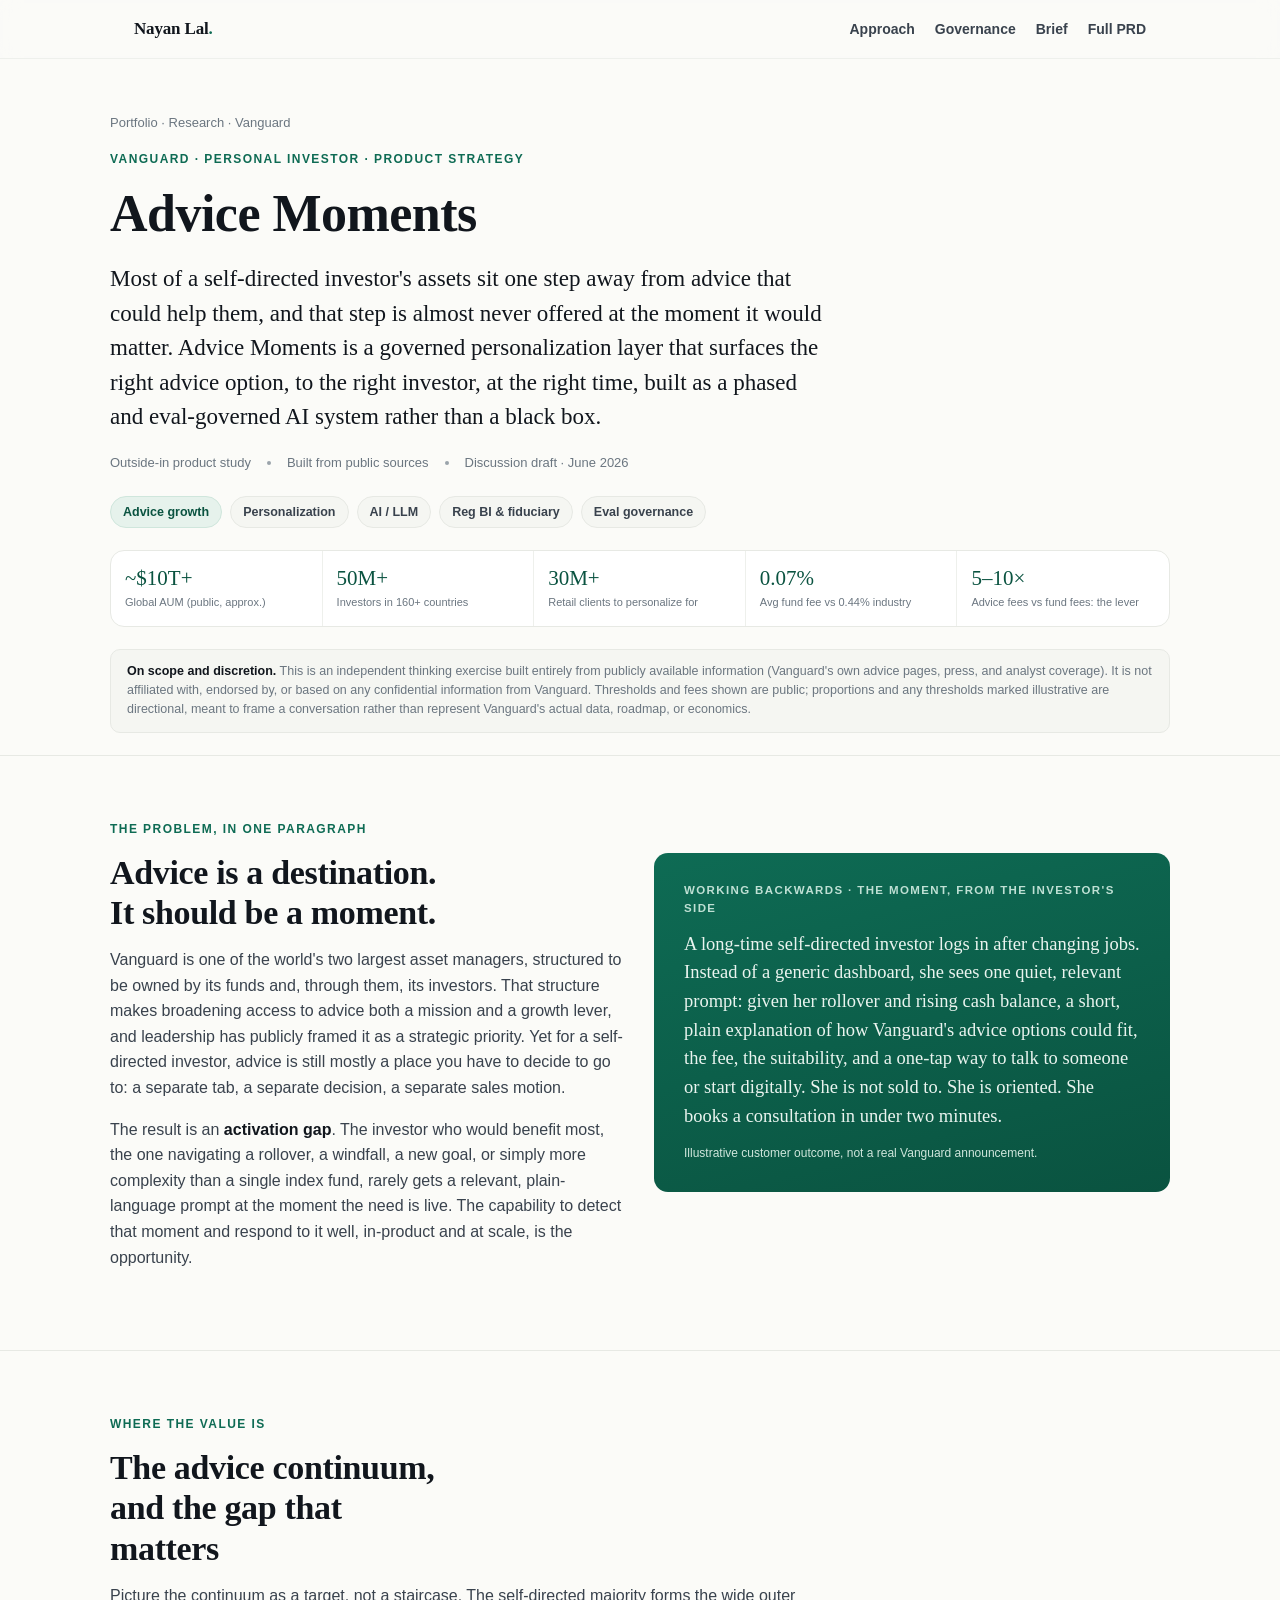
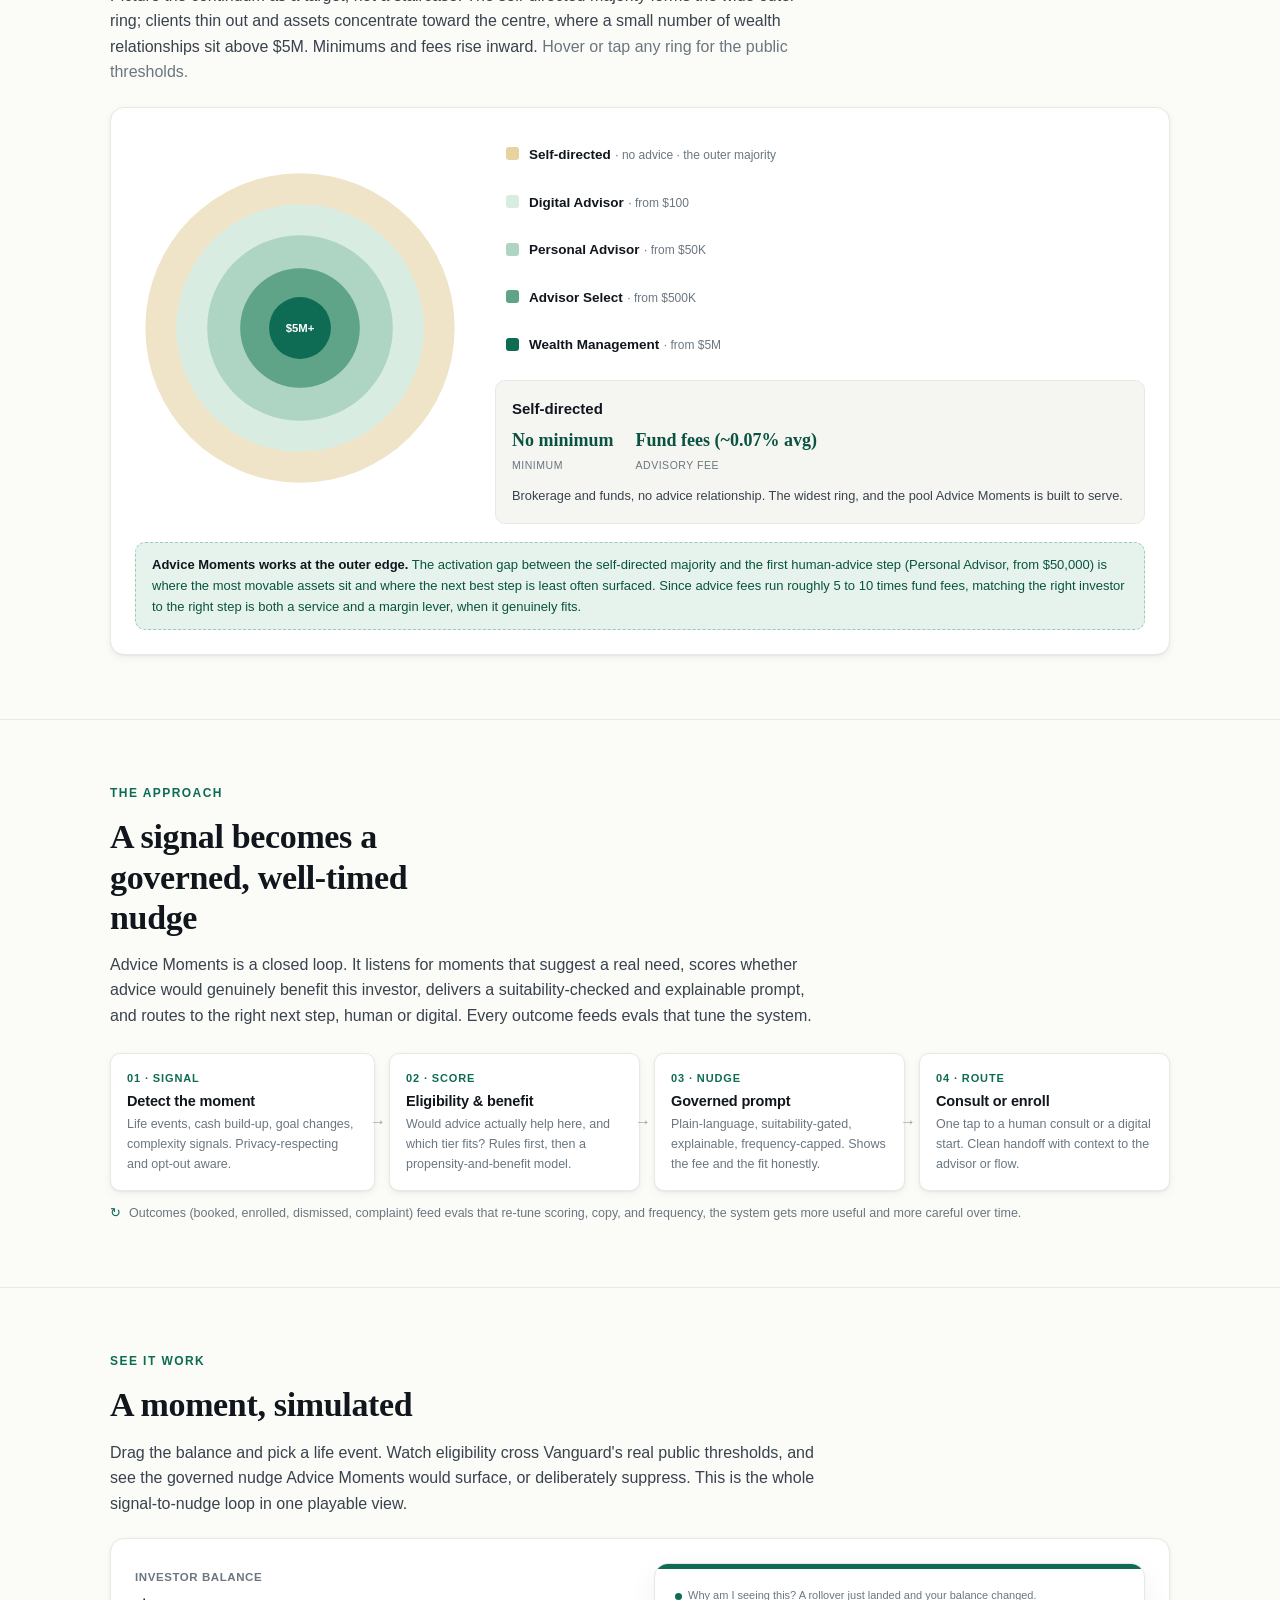
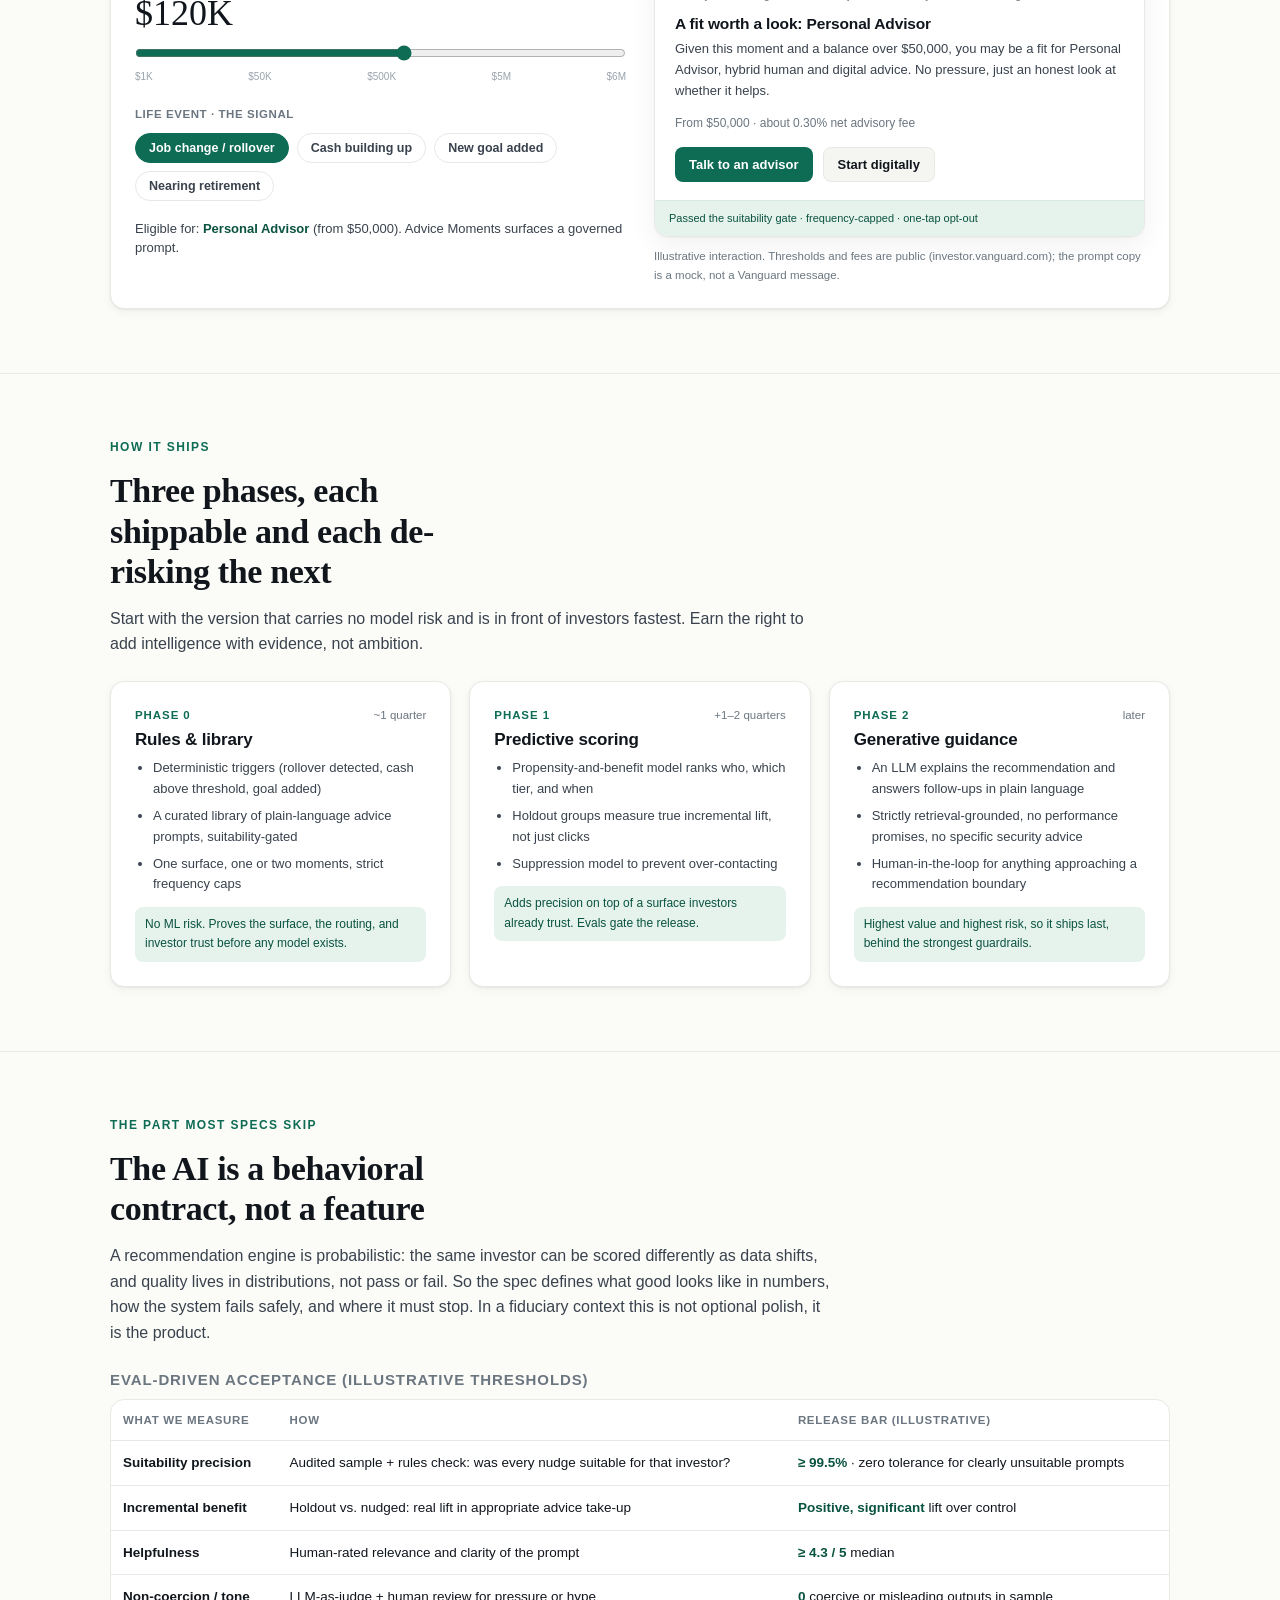
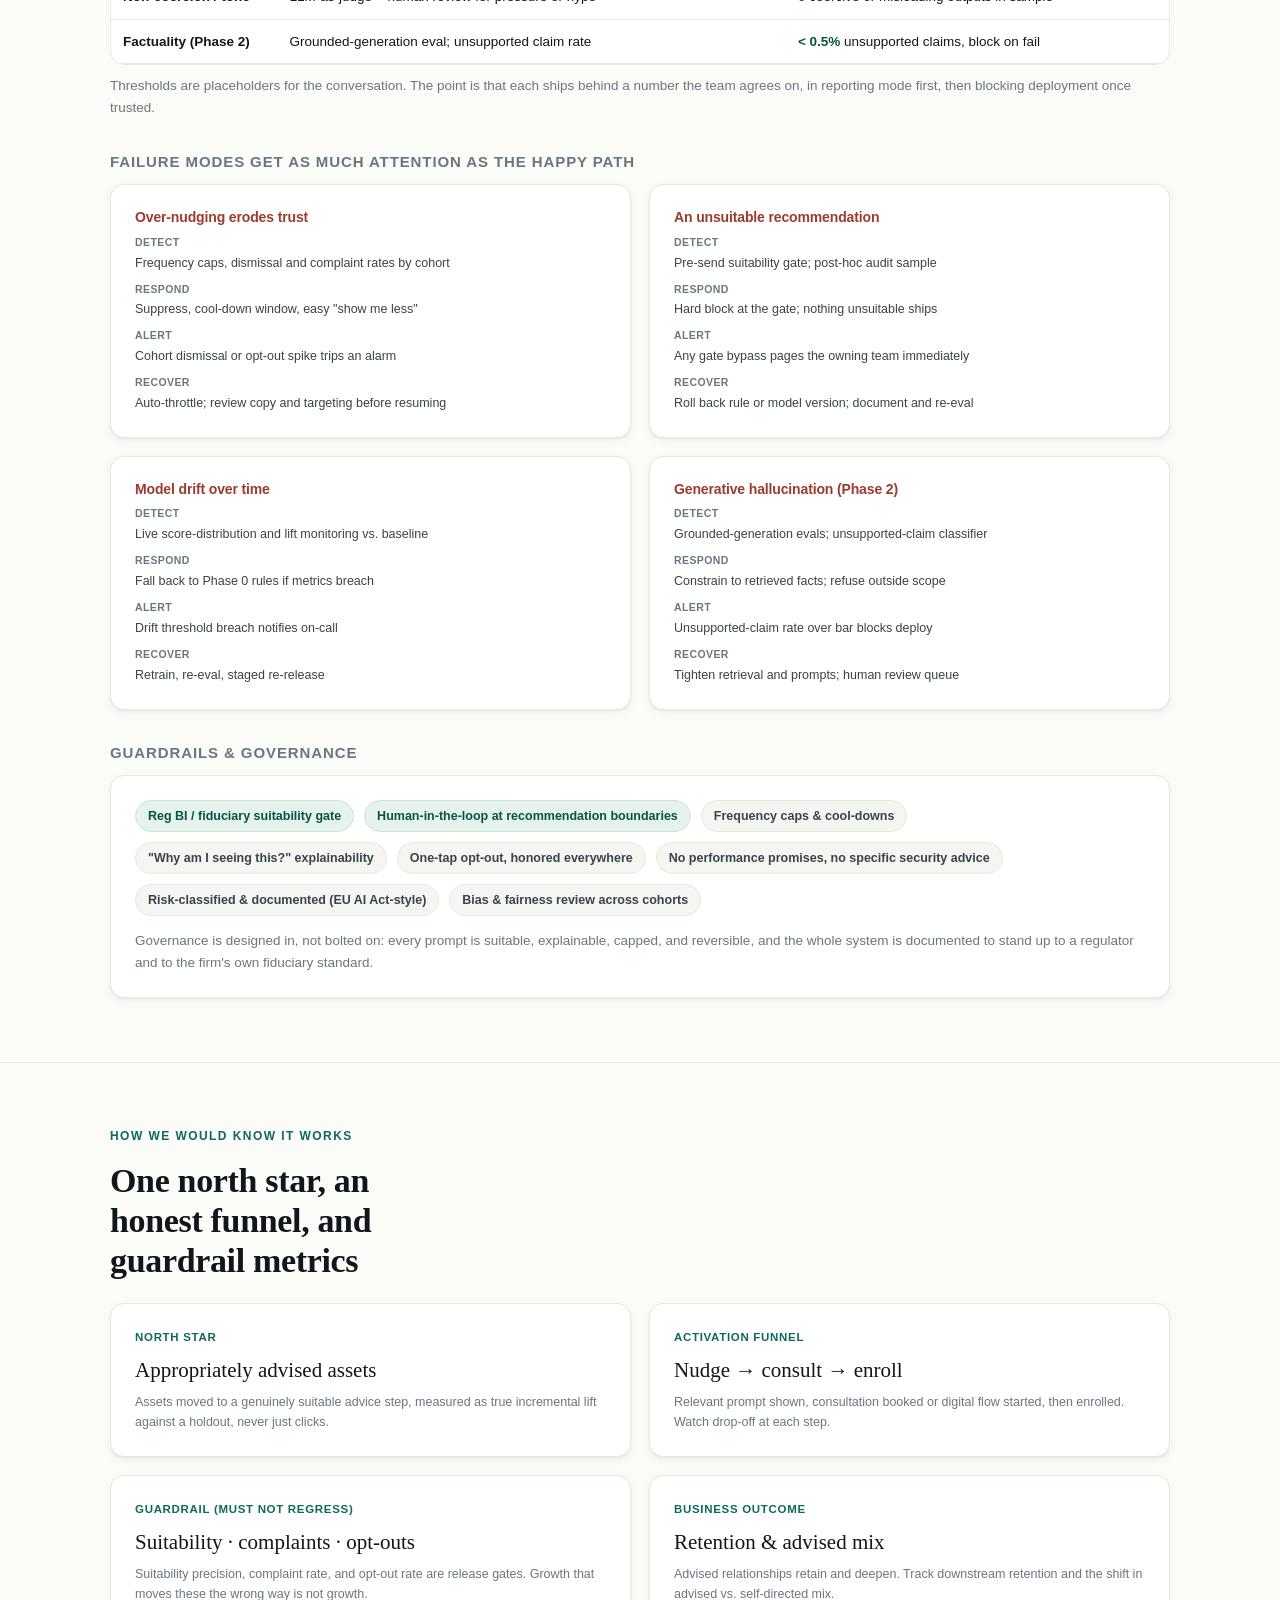
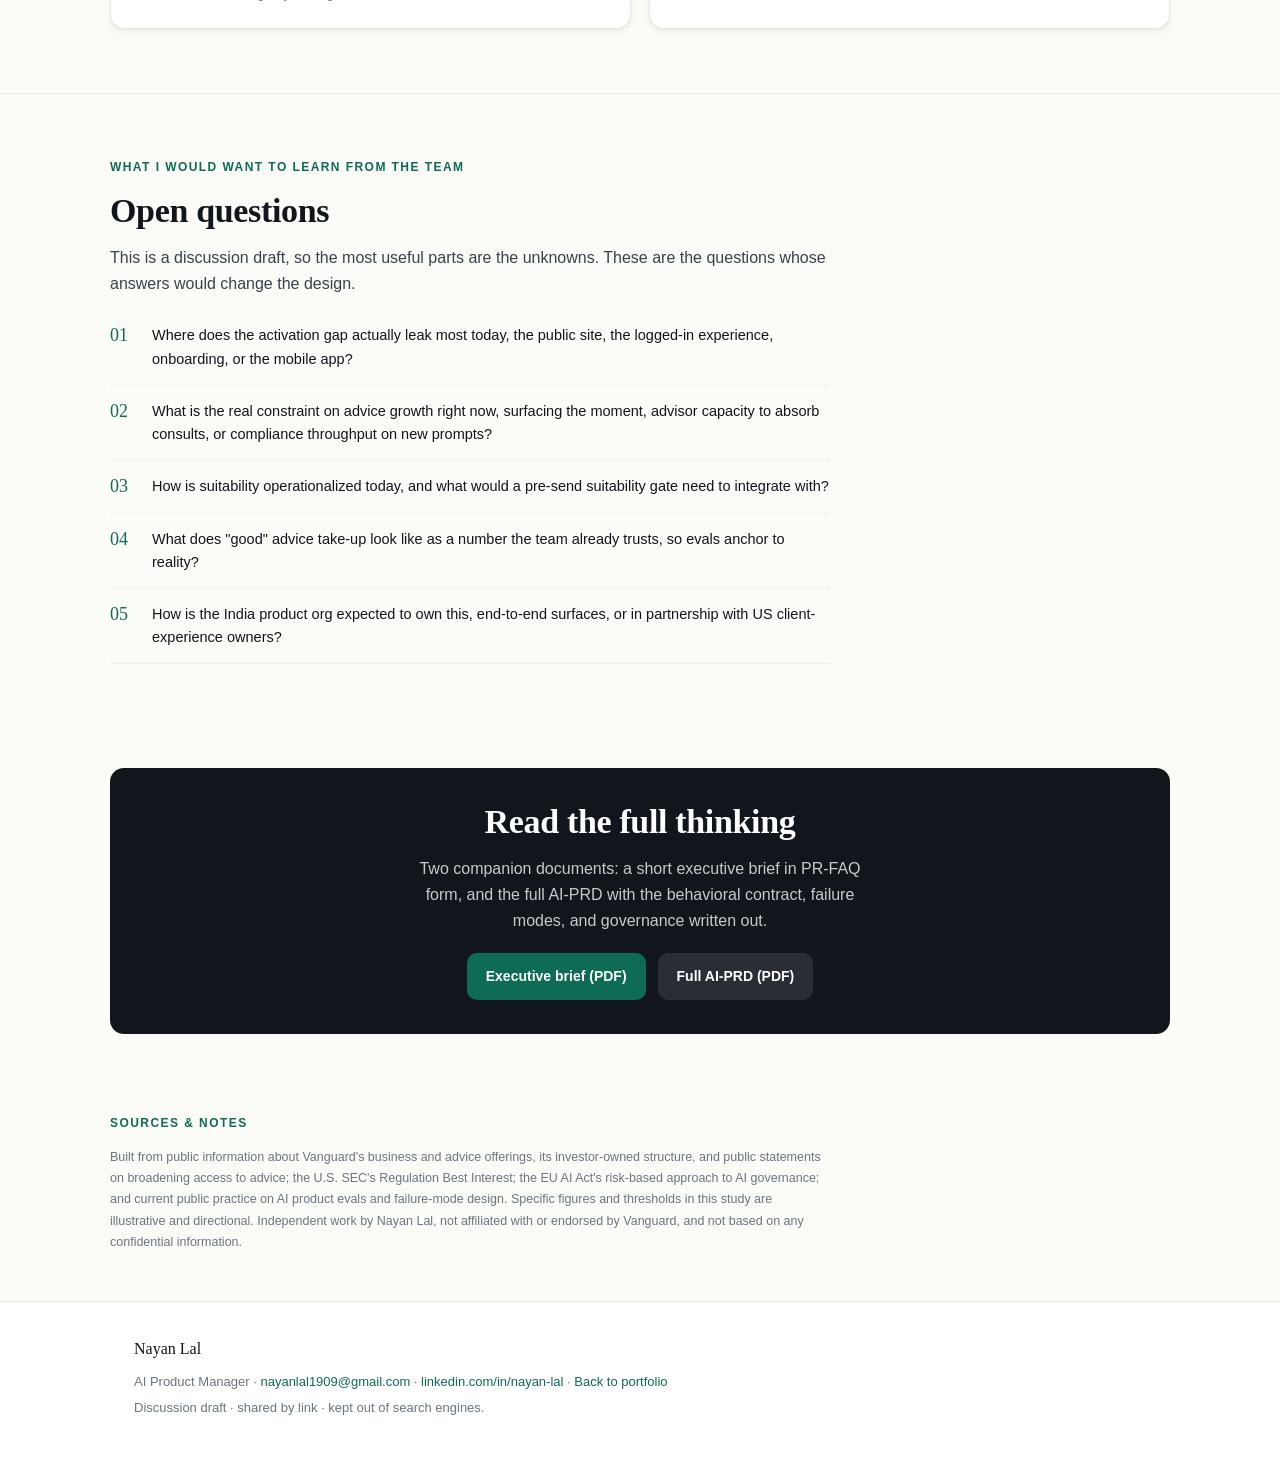
<file: research/vanguard/v1/index.html>
<!DOCTYPE html>
<html lang="en">
<head>
<meta charset="utf-8" />
<meta name="viewport" content="width=device-width, initial-scale=1" />
<meta name="robots" content="noindex" />
<title>Advice Moments · Vanguard Personal Investor advice growth · Nayan Lal</title>
<meta name="description" content="An outside-in product strategy and AI-PRD for growing advice adoption among self-directed Vanguard investors. Built from public sources as a discussion draft by Nayan Lal." />
<link rel="stylesheet" href="./site-v1.css" />
<style>
  /* page-local */
  .progress{}
  .crumb{font-size:13px;color:var(--muted)}
  .crumb a{color:var(--muted)} .crumb a:hover{color:var(--accent-ink)}
  .hero{padding:54px 0 22px}
  .hero h1{max-width:16ch;margin-top:8px}
  .hero .lede{max-width:62ch}
  .metaline{display:flex;gap:16px;flex-wrap:wrap;align-items:center;color:var(--muted);font-size:13px;margin:18px 0 22px}
  .metaline .b{width:4px;height:4px;border-radius:50%;background:var(--faint)}
  .section h2{max-width:20ch}
  .twocol{display:grid;grid-template-columns:1fr 1fr;gap:28px;align-items:start}
  @media(max-width:820px){.twocol{grid-template-columns:1fr;gap:20px}}
  .pullnum{font-family:var(--serif);font-size:40px;line-height:1;color:var(--accent);margin:0 0 6px}

  /* vignette */
  .vignette{background:linear-gradient(165deg,#0e6b54,#0a5340);color:#eaf4ef;border-radius:var(--r);padding:28px 30px}
  .vignette .tag{font-size:11.5px;font-weight:700;letter-spacing:.12em;text-transform:uppercase;color:#bfe0d4;margin-bottom:12px}
  .vignette p{color:#eaf4ef;font-family:var(--serif);font-size:18.5px;line-height:1.55;margin:0}
  .vignette .note{font-family:var(--sans);font-size:12px;color:#cfe6dc;margin-top:14px}

  /* continuum staircase */
  .stair{display:grid;grid-template-columns:repeat(5,1fr);gap:10px;align-items:end;margin:8px 0 6px}
  .step{position:relative}
  .step .bar{border-radius:10px 10px 0 0;border:1px solid var(--line);border-bottom:none;background:var(--surface-2)}
  .step.s1 .bar{height:64px;background:var(--gold-soft);border-color:#e6d8b8}
  .step.s2 .bar{height:104px;background:var(--accent-soft);border-color:#cfe6dc}
  .step.s3 .bar{height:142px;background:#d8ebe2}
  .step.s4 .bar{height:178px;background:#bfded0}
  .step.s5 .bar{height:206px;background:#a9d3c1}
  .step .nm{font-size:13px;font-weight:650;color:var(--ink);margin:10px 0 2px}
  .step .ds{font-size:11.5px;color:var(--muted);line-height:1.35}
  .gapband{position:relative;margin:14px 0 0}
  .gapband .band{background:var(--accent-soft);border:1px dashed #9cc9ba;border-radius:10px;padding:12px 16px;font-size:13px;color:var(--accent-ink)}
  .axis{display:flex;justify-content:space-between;font-size:11.5px;color:var(--faint);margin-top:8px}
  @media(max-width:680px){.stair{grid-template-columns:repeat(5,1fr);gap:6px}.step .ds{display:none}.step .nm{font-size:11px}}

  /* concept flow */
  .flow{display:grid;grid-template-columns:repeat(4,1fr);gap:0;margin:6px 0}
  .node{background:var(--surface);border:1px solid var(--line);border-radius:var(--r-sm);padding:16px 16px;position:relative;box-shadow:var(--shadow-sm)}
  .node + .node{margin-left:14px}
  .node .n{font-size:11px;font-weight:700;color:var(--accent);letter-spacing:.08em}
  .node h4{margin:6px 0 4px;font-family:var(--sans);font-size:14.5px;font-weight:650}
  .node p{font-size:12.5px;margin:0;color:var(--muted)}
  .node .arrow{position:absolute;right:-12px;top:50%;transform:translateY(-50%);z-index:2;color:var(--faint);font-size:16px}
  .node:last-child .arrow{display:none}
  .loopnote{font-size:12.5px;color:var(--muted);margin-top:12px;display:flex;gap:8px;align-items:center}
  .loopnote .ic{color:var(--accent)}
  @media(max-width:760px){.flow{grid-template-columns:1fr}.node + .node{margin-left:0;margin-top:26px}.node .arrow{right:50%;top:-21px;transform:translateX(50%) rotate(90deg)}}

  /* phase cards */
  .phase .tophdr{display:flex;align-items:center;justify-content:space-between;margin-bottom:6px}
  .phase .ph{font-size:11.5px;font-weight:700;letter-spacing:.08em;text-transform:uppercase;color:var(--accent)}
  .phase .when{font-size:11.5px;color:var(--muted)}
  .phase h3{font-size:17px;font-family:var(--sans);font-weight:650}
  .phase ul{margin:8px 0 0;padding-left:18px}
  .phase li{font-size:13px;color:var(--ink-soft);margin-bottom:6px}
  .phase .deris{font-size:12px;color:var(--accent-ink);background:var(--accent-soft);border-radius:8px;padding:8px 10px;margin-top:12px}

  /* tables */
  .tbl{width:100%;border-collapse:collapse;font-size:13.5px}
  .tbl th,.tbl td{text-align:left;padding:11px 12px;border-bottom:1px solid var(--line);vertical-align:top}
  .tbl th{font-size:11.5px;letter-spacing:.06em;text-transform:uppercase;color:var(--muted);font-weight:700}
  .tbl td.metric{font-weight:650;color:var(--ink);white-space:nowrap}
  .tbl td .th{color:var(--accent-ink);font-weight:650}
  .tbl-wrap{overflow-x:auto;border:1px solid var(--line);border-radius:var(--r);background:var(--surface)}
  @media(max-width:680px){.tbl{font-size:12.5px}}

  /* fail cards */
  .fail h4{font-family:var(--sans);font-size:14px;font-weight:650;margin-bottom:8px;color:var(--danger)}
  .fail dl{margin:0;font-size:12.5px}
  .fail dt{font-weight:700;color:var(--muted);text-transform:uppercase;letter-spacing:.04em;font-size:10.5px;margin-top:8px}
  .fail dd{margin:2px 0 0;color:var(--ink-soft)}

  /* metric cards */
  .metric-card .lab{font-size:11.5px;font-weight:700;letter-spacing:.06em;text-transform:uppercase;color:var(--accent)}
  .metric-card .mv{font-family:var(--serif);font-size:21px;color:var(--ink);margin:8px 0 4px}
  .metric-card p{font-size:12.5px;margin:0;color:var(--muted)}

  /* questions */
  .q{display:flex;gap:14px;padding:14px 0;border-bottom:1px solid var(--line-soft)}
  .q .num{font-family:var(--serif);color:var(--accent);font-size:18px;line-height:1.3;min-width:28px}
  .q p{margin:0;font-size:14.5px;color:var(--ink)}

  .cta{background:var(--ink);color:#eef1ee;border-radius:var(--r);padding:34px 32px;text-align:center}
  .cta h2{color:#fff} .cta p{color:#c5ccc7;max-width:54ch;margin:0 auto 20px}
  .cta .btn.ghost{background:rgba(255,255,255,.10);color:#fff}
  .cta .btn.ghost:hover{background:rgba(255,255,255,.18)}

  .srcs{font-size:12.5px;color:var(--muted);line-height:1.7}
  .srcs a{color:var(--muted);text-decoration:underline;text-underline-offset:2px}

  /* stat band */
  .stats{display:grid;grid-template-columns:repeat(5,1fr);border:1px solid var(--line);border-radius:var(--r);overflow:hidden;background:var(--surface)}
  .stats .s{padding:16px 14px;border-right:1px solid var(--line-soft)}
  .stats .s:last-child{border-right:none}
  .stats .v{font-family:var(--serif);font-size:21px;color:var(--accent-ink);line-height:1.05}
  .stats .l{font-size:11px;color:var(--muted);margin-top:6px;line-height:1.35}
  @media(max-width:760px){.stats{grid-template-columns:repeat(2,1fr)}.stats .s{border-bottom:1px solid var(--line-soft)}}

  /* concentric continuum */
  .bull{display:grid;grid-template-columns:330px 1fr;gap:30px;align-items:center}
  @media(max-width:760px){.bull{grid-template-columns:1fr;gap:18px}}
  .bull svg{width:100%;height:auto;display:block;max-width:330px;margin:0 auto}
  .bull .ring{cursor:pointer;transition:opacity .15s}
  .bull.dim .ring:not(.active){opacity:.4}
  .bull .ring.active{stroke:#11161d;stroke-width:2}
  .leg{display:flex;flex-direction:column;gap:4px}
  .leg .row{display:flex;align-items:center;gap:10px;padding:8px 10px;border-radius:8px;cursor:pointer;border:1px solid transparent}
  .leg .row:hover,.leg .row.active{background:var(--surface-2);border-color:var(--line)}
  .leg .sw{width:13px;height:13px;border-radius:3px;flex:0 0 13px}
  .leg .rn{font-size:13.5px;font-weight:650;color:var(--ink)}
  .leg .rd{font-size:12px;color:var(--muted)}
  .detail{margin-top:14px;border:1px solid var(--line);border-radius:var(--r-sm);padding:16px;background:var(--surface-2);min-height:104px}
  .detail .dn{font-size:15px;font-weight:700;color:var(--ink);margin-bottom:2px}
  .detail .dm{display:flex;gap:22px;flex-wrap:wrap;margin:10px 0}
  .detail .dm b{font-family:var(--serif);font-size:18px;color:var(--accent-ink);display:block;line-height:1.1}
  .detail .dm span{font-size:10.5px;color:var(--muted);text-transform:uppercase;letter-spacing:.05em}
  .detail p{font-size:12.8px;margin:0}

  /* simulator */
  .sim{display:grid;grid-template-columns:1fr 1fr;gap:28px;align-items:start}
  @media(max-width:820px){.sim{grid-template-columns:1fr;gap:22px}}
  .sim .ctrl label{font-size:11.5px;font-weight:700;letter-spacing:.05em;text-transform:uppercase;color:var(--muted)}
  .sim .bal{font-family:var(--serif);font-size:36px;color:var(--ink);margin:6px 0 2px;line-height:1}
  .sim input[type=range]{width:100%;accent-color:var(--accent);margin:12px 0 4px;cursor:pointer}
  .ticks{display:flex;justify-content:space-between;font-size:10px;color:var(--faint)}
  .evchips{display:flex;gap:8px;flex-wrap:wrap;margin-top:10px}
  .evchips button{font-size:12.5px;font-weight:600;border:1px solid var(--line);background:var(--surface);color:var(--ink-soft);border-radius:999px;padding:7px 13px;cursor:pointer;transition:.12s}
  .evchips button.on{background:var(--accent);color:#fff;border-color:var(--accent)}
  .elig{margin-top:18px;font-size:13px;color:var(--ink-soft);line-height:1.5}
  .elig b{color:var(--accent-ink)}
  .nudge{border:1px solid var(--line);border-radius:14px;background:#fff;box-shadow:var(--shadow);overflow:hidden}
  .nudge .nb{background:var(--accent);height:5px}
  .nudge.block .nb{background:var(--faint)}
  .nudge .ni{padding:18px 20px}
  .nudge .why{font-size:11px;color:var(--muted);display:flex;align-items:center;gap:6px;margin-bottom:10px}
  .nudge .why .d{width:7px;height:7px;border-radius:50%;background:var(--accent);flex:0 0 7px}
  .nudge.block .why .d{background:var(--faint)}
  .nudge h4{font-family:var(--sans);font-size:15.5px;font-weight:650;margin:0 0 6px;color:var(--ink)}
  .nudge p{font-size:13px;margin:0 0 12px}
  .nudge .fee{font-size:12px;color:var(--muted);margin-bottom:14px}
  .nudge .acts{display:flex;gap:10px}
  .nudge .acts button{font-size:13px;font-weight:600;border-radius:8px;padding:9px 14px;cursor:default}
  .nudge .acts .b1{background:var(--accent);color:#fff;border:none}
  .nudge .acts .b2{background:var(--surface-2);color:var(--ink);border:1px solid var(--line)}
  .nudge .gate{font-size:11px;color:var(--accent-ink);background:var(--accent-soft);padding:9px 14px;border-top:1px solid #d8ebe2}
  .nudge.block .gate{color:var(--ink-soft);background:var(--surface-2);border-top-color:var(--line)}
  .simnote{font-size:11.5px;color:var(--muted);margin-top:10px}
</style>
</head>
<body>
<div class="progress" id="progress"></div>

<header class="site-header">
  <div class="wrap bar">
    <div class="brand"><a href="../../../">Nayan Lal<span class="dot">.</span></a></div>
    <nav class="navlinks">
      <a href="#approach">Approach</a>
      <a class="hide-sm" href="#contract">Governance</a>
      <a href="../Nayan_Lal_Vanguard_Advice_Moments_Brief.pdf" target="_blank" rel="noopener">Brief</a>
      <a href="../Nayan_Lal_Vanguard_Advice_Moments_PRD.pdf" target="_blank" rel="noopener">Full PRD</a>
    </nav>
  </div>
</header>

<main>
  <!-- HERO -->
  <section class="wrap hero">
    <p class="crumb reveal"><a href="../../../">Portfolio</a> · Research · Vanguard</p>
    <p class="eyebrow reveal" style="margin-top:14px">Vanguard · Personal Investor · product strategy</p>
    <h1 class="reveal">Advice Moments</h1>
    <p class="lede reveal">Most of a self-directed investor's assets sit one step away from advice that could help them, and that step is almost never offered at the moment it would matter. Advice Moments is a governed personalization layer that surfaces the right advice option, to the right investor, at the right time, built as a phased and eval-governed AI system rather than a black box.</p>
    <div class="metaline reveal">
      <span>Outside-in product study</span><span class="b"></span>
      <span>Built from public sources</span><span class="b"></span>
      <span>Discussion draft · June 2026</span>
    </div>
    <div class="chips reveal" style="margin-bottom:22px">
      <span class="chip accent">Advice growth</span>
      <span class="chip">Personalization</span>
      <span class="chip">AI / LLM</span>
      <span class="chip">Reg BI &amp; fiduciary</span>
      <span class="chip">Eval governance</span>
    </div>
    <div class="stats reveal" style="margin-bottom:22px">
      <div class="s"><div class="v">~$10T+</div><div class="l">Global AUM (public, approx.)</div></div>
      <div class="s"><div class="v">50M+</div><div class="l">Investors in 160+ countries</div></div>
      <div class="s"><div class="v">30M+</div><div class="l">Retail clients to personalize for</div></div>
      <div class="s"><div class="v">0.07%</div><div class="l">Avg fund fee vs 0.44% industry</div></div>
      <div class="s"><div class="v">5–10×</div><div class="l">Advice fees vs fund fees: the lever</div></div>
    </div>
    <div class="disclaimer reveal">
      <strong>On scope and discretion.</strong> This is an independent thinking exercise built entirely from publicly available information (Vanguard's own advice pages, press, and analyst coverage). It is not affiliated with, endorsed by, or based on any confidential information from Vanguard. Thresholds and fees shown are public; proportions and any thresholds marked illustrative are directional, meant to frame a conversation rather than represent Vanguard's actual data, roadmap, or economics.
    </div>
  </section>

  <hr class="hr" />

  <!-- PROBLEM -->
  <section class="wrap section" id="problem">
    <p class="eyebrow reveal">The problem, in one paragraph</p>
    <div class="twocol">
      <div class="reveal">
        <h2>Advice is a destination. It should be a moment.</h2>
        <p>Vanguard is one of the world's two largest asset managers, structured to be owned by its funds and, through them, its investors. That structure makes broadening access to advice both a mission and a growth lever, and leadership has publicly framed it as a strategic priority. Yet for a self-directed investor, advice is still mostly a place you have to decide to go to: a separate tab, a separate decision, a separate sales motion.</p>
        <p>The result is an <strong>activation gap</strong>. The investor who would benefit most, the one navigating a rollover, a windfall, a new goal, or simply more complexity than a single index fund, rarely gets a relevant, plain-language prompt at the moment the need is live. The capability to detect that moment and respond to it well, in-product and at scale, is the opportunity.</p>
      </div>
      <div class="reveal">
        <div class="vignette">
          <div class="tag">Working backwards · the moment, from the investor's side</div>
          <p>A long-time self-directed investor logs in after changing jobs. Instead of a generic dashboard, she sees one quiet, relevant prompt: given her rollover and rising cash balance, a short, plain explanation of how Vanguard's advice options could fit, the fee, the suitability, and a one-tap way to talk to someone or start digitally. She is not sold to. She is oriented. She books a consultation in under two minutes.</p>
          <div class="note">Illustrative customer outcome, not a real Vanguard announcement.</div>
        </div>
      </div>
    </div>
  </section>

  <hr class="hr" />

  <!-- CONTINUUM -->
  <section class="wrap section" id="continuum">
    <p class="eyebrow reveal">Where the value is</p>
    <h2 class="reveal">The advice continuum, and the gap that matters</h2>
    <p class="read reveal" style="margin-left:0">Picture the continuum as a target, not a staircase. The self-directed majority forms the wide outer ring; clients thin out and assets concentrate toward the centre, where a small number of wealth relationships sit above $5M. Minimums and fees rise inward. <span class="muted">Hover or tap any ring for the public thresholds.</span></p>

    <div class="card reveal" style="margin-top:22px">
      <div class="bull" id="bull">
        <svg viewBox="0 0 320 320" role="img" aria-label="Concentric advice continuum. Self-directed investors on the wide outer ring; wealth clients above five million dollars at the small centre.">
          <circle class="ring" data-t="0" cx="160" cy="160" r="150" fill="#efe4c8"></circle>
          <circle class="ring" data-t="1" cx="160" cy="160" r="120" fill="#d9ece2"></circle>
          <circle class="ring" data-t="2" cx="160" cy="160" r="90"  fill="#aed4c3"></circle>
          <circle class="ring" data-t="3" cx="160" cy="160" r="58"  fill="#5fa389"></circle>
          <circle class="ring" data-t="4" cx="160" cy="160" r="30"  fill="#0e6b54"></circle>
          <text x="160" y="164" text-anchor="middle" font-size="11" fill="#ffffff" font-weight="700" style="pointer-events:none">$5M+</text>
        </svg>
        <div>
          <div class="leg" id="leg">
            <div class="row" data-t="0"><span class="sw" style="background:#e7d3a0"></span><span><span class="rn">Self-directed</span> <span class="rd">· no advice · the outer majority</span></span></div>
            <div class="row" data-t="1"><span class="sw" style="background:#d9ece2"></span><span><span class="rn">Digital Advisor</span> <span class="rd">· from $100</span></span></div>
            <div class="row" data-t="2"><span class="sw" style="background:#aed4c3"></span><span><span class="rn">Personal Advisor</span> <span class="rd">· from $50K</span></span></div>
            <div class="row" data-t="3"><span class="sw" style="background:#5fa389"></span><span><span class="rn">Advisor Select</span> <span class="rd">· from $500K</span></span></div>
            <div class="row" data-t="4"><span class="sw" style="background:#0e6b54"></span><span><span class="rn">Wealth Management</span> <span class="rd">· from $5M</span></span></div>
          </div>
          <div class="detail" id="detail" aria-live="polite"></div>
        </div>
      </div>
      <div class="gapband" style="margin-top:18px">
        <div class="band"><strong>Advice Moments works at the outer edge.</strong> The activation gap between the self-directed majority and the first human-advice step (Personal Advisor, from $50,000) is where the most movable assets sit and where the next best step is least often surfaced. Since advice fees run roughly 5 to 10 times fund fees, matching the right investor to the right step is both a service and a margin lever, when it genuinely fits.</div>
      </div>
    </div>
  </section>

  <hr class="hr" />

  <!-- APPROACH / CONCEPT -->
  <section class="wrap section" id="approach">
    <p class="eyebrow reveal">The approach</p>
    <h2 class="reveal">A signal becomes a governed, well-timed nudge</h2>
    <p class="read reveal" style="margin-left:0">Advice Moments is a closed loop. It listens for moments that suggest a real need, scores whether advice would genuinely benefit this investor, delivers a suitability-checked and explainable prompt, and routes to the right next step, human or digital. Every outcome feeds evals that tune the system.</p>

    <div class="flow reveal" style="margin-top:24px">
      <div class="node"><div class="n">01 · SIGNAL</div><h4>Detect the moment</h4><p>Life events, cash build-up, goal changes, complexity signals. Privacy-respecting and opt-out aware.</p><div class="arrow">→</div></div>
      <div class="node"><div class="n">02 · SCORE</div><h4>Eligibility &amp; benefit</h4><p>Would advice actually help here, and which tier fits? Rules first, then a propensity-and-benefit model.</p><div class="arrow">→</div></div>
      <div class="node"><div class="n">03 · NUDGE</div><h4>Governed prompt</h4><p>Plain-language, suitability-gated, explainable, frequency-capped. Shows the fee and the fit honestly.</p><div class="arrow">→</div></div>
      <div class="node"><div class="n">04 · ROUTE</div><h4>Consult or enroll</h4><p>One tap to a human consult or a digital start. Clean handoff with context to the advisor or flow.</p></div>
    </div>
    <div class="loopnote reveal"><span class="ic">↻</span> Outcomes (booked, enrolled, dismissed, complaint) feed evals that re-tune scoring, copy, and frequency, the system gets more useful and more careful over time.</div>
  </section>

  <hr class="hr" />

  <!-- SIMULATOR -->
  <section class="wrap section" id="try">
    <p class="eyebrow reveal">See it work</p>
    <h2 class="reveal">A moment, simulated</h2>
    <p class="read reveal" style="margin-left:0">Drag the balance and pick a life event. Watch eligibility cross Vanguard's real public thresholds, and see the governed nudge Advice Moments would surface, or deliberately suppress. This is the whole signal-to-nudge loop in one playable view.</p>

    <div class="card reveal" style="margin-top:22px">
      <div class="sim">
        <div class="ctrl">
          <label>Investor balance</label>
          <div class="bal" id="balVal">$120,000</div>
          <input type="range" id="bal" min="0" max="100" value="55" aria-label="Investor balance" />
          <div class="ticks"><span>$1K</span><span>$50K</span><span>$500K</span><span>$5M</span><span>$6M</span></div>
          <label style="display:block;margin-top:20px">Life event · the signal</label>
          <div class="evchips" id="ev">
            <button data-e="rollover" class="on">Job change / rollover</button>
            <button data-e="cash">Cash building up</button>
            <button data-e="goal">New goal added</button>
            <button data-e="retire">Nearing retirement</button>
          </div>
          <div class="elig" id="elig"></div>
        </div>
        <div>
          <div class="nudge" id="nudge">
            <div class="nb"></div>
            <div class="ni">
              <div class="why"><span class="d"></span><span id="whyTxt"></span></div>
              <h4 id="nTitle"></h4>
              <p id="nBody"></p>
              <div class="fee" id="nFee"></div>
              <div class="acts" id="nActs"><button class="b1">Talk to an advisor</button><button class="b2">Start digitally</button></div>
            </div>
            <div class="gate" id="nGate"></div>
          </div>
          <div class="simnote">Illustrative interaction. Thresholds and fees are public (investor.vanguard.com); the prompt copy is a mock, not a Vanguard message.</div>
        </div>
      </div>
    </div>
  </section>

  <hr class="hr" />

  <!-- ROADMAP -->
  <section class="wrap section" id="roadmap">
    <p class="eyebrow reveal">How it ships</p>
    <h2 class="reveal">Three phases, each shippable and each de-risking the next</h2>
    <p class="read reveal" style="margin-left:0">Start with the version that carries no model risk and is in front of investors fastest. Earn the right to add intelligence with evidence, not ambition.</p>

    <div class="grid g3 reveal" style="margin-top:24px">
      <div class="card phase">
        <div class="tophdr"><span class="ph">Phase 0</span><span class="when">~1 quarter</span></div>
        <h3>Rules &amp; library</h3>
        <ul>
          <li>Deterministic triggers (rollover detected, cash above threshold, goal added)</li>
          <li>A curated library of plain-language advice prompts, suitability-gated</li>
          <li>One surface, one or two moments, strict frequency caps</li>
        </ul>
        <div class="deris">No ML risk. Proves the surface, the routing, and investor trust before any model exists.</div>
      </div>
      <div class="card phase">
        <div class="tophdr"><span class="ph">Phase 1</span><span class="when">+1–2 quarters</span></div>
        <h3>Predictive scoring</h3>
        <ul>
          <li>Propensity-and-benefit model ranks who, which tier, and when</li>
          <li>Holdout groups measure true incremental lift, not just clicks</li>
          <li>Suppression model to prevent over-contacting</li>
        </ul>
        <div class="deris">Adds precision on top of a surface investors already trust. Evals gate the release.</div>
      </div>
      <div class="card phase">
        <div class="tophdr"><span class="ph">Phase 2</span><span class="when">later</span></div>
        <h3>Generative guidance</h3>
        <ul>
          <li>An LLM explains the recommendation and answers follow-ups in plain language</li>
          <li>Strictly retrieval-grounded, no performance promises, no specific security advice</li>
          <li>Human-in-the-loop for anything approaching a recommendation boundary</li>
        </ul>
        <div class="deris">Highest value and highest risk, so it ships last, behind the strongest guardrails.</div>
      </div>
    </div>
  </section>

  <hr class="hr" />

  <!-- BEHAVIORAL CONTRACT -->
  <section class="wrap section" id="contract">
    <p class="eyebrow reveal">The part most specs skip</p>
    <h2 class="reveal">The AI is a behavioral contract, not a feature</h2>
    <p class="read reveal" style="margin-left:0">A recommendation engine is probabilistic: the same investor can be scored differently as data shifts, and quality lives in distributions, not pass or fail. So the spec defines what good looks like in numbers, how the system fails safely, and where it must stop. In a fiduciary context this is not optional polish, it is the product.</p>

    <h3 class="reveal" style="margin:26px 0 10px;font-family:var(--sans);font-size:15px;color:var(--muted);text-transform:uppercase;letter-spacing:.06em;font-weight:700">Eval-driven acceptance (illustrative thresholds)</h3>
    <div class="tbl-wrap reveal">
      <table class="tbl">
        <thead><tr><th>What we measure</th><th>How</th><th>Release bar (illustrative)</th></tr></thead>
        <tbody>
          <tr><td class="metric">Suitability precision</td><td>Audited sample + rules check: was every nudge suitable for that investor?</td><td><span class="th">≥ 99.5%</span> · zero tolerance for clearly unsuitable prompts</td></tr>
          <tr><td class="metric">Incremental benefit</td><td>Holdout vs. nudged: real lift in appropriate advice take-up</td><td><span class="th">Positive, significant</span> lift over control</td></tr>
          <tr><td class="metric">Helpfulness</td><td>Human-rated relevance and clarity of the prompt</td><td><span class="th">≥ 4.3 / 5</span> median</td></tr>
          <tr><td class="metric">Non-coercion / tone</td><td>LLM-as-judge + human review for pressure or hype</td><td><span class="th">0</span> coercive or misleading outputs in sample</td></tr>
          <tr><td class="metric">Factuality (Phase 2)</td><td>Grounded-generation eval; unsupported claim rate</td><td><span class="th">&lt; 0.5%</span> unsupported claims, block on fail</td></tr>
        </tbody>
      </table>
    </div>
    <p class="small muted reveal" style="margin-top:10px">Thresholds are placeholders for the conversation. The point is that each ships behind a number the team agrees on, in reporting mode first, then blocking deployment once trusted.</p>

    <h3 class="reveal" style="margin:34px 0 14px;font-family:var(--sans);font-size:15px;color:var(--muted);text-transform:uppercase;letter-spacing:.06em;font-weight:700">Failure modes get as much attention as the happy path</h3>
    <div class="grid g2 reveal">
      <div class="card fail">
        <h4>Over-nudging erodes trust</h4>
        <dl>
          <dt>Detect</dt><dd>Frequency caps, dismissal and complaint rates by cohort</dd>
          <dt>Respond</dt><dd>Suppress, cool-down window, easy "show me less"</dd>
          <dt>Alert</dt><dd>Cohort dismissal or opt-out spike trips an alarm</dd>
          <dt>Recover</dt><dd>Auto-throttle; review copy and targeting before resuming</dd>
        </dl>
      </div>
      <div class="card fail">
        <h4>An unsuitable recommendation</h4>
        <dl>
          <dt>Detect</dt><dd>Pre-send suitability gate; post-hoc audit sample</dd>
          <dt>Respond</dt><dd>Hard block at the gate; nothing unsuitable ships</dd>
          <dt>Alert</dt><dd>Any gate bypass pages the owning team immediately</dd>
          <dt>Recover</dt><dd>Roll back rule or model version; document and re-eval</dd>
        </dl>
      </div>
      <div class="card fail">
        <h4>Model drift over time</h4>
        <dl>
          <dt>Detect</dt><dd>Live score-distribution and lift monitoring vs. baseline</dd>
          <dt>Respond</dt><dd>Fall back to Phase 0 rules if metrics breach</dd>
          <dt>Alert</dt><dd>Drift threshold breach notifies on-call</dd>
          <dt>Recover</dt><dd>Retrain, re-eval, staged re-release</dd>
        </dl>
      </div>
      <div class="card fail">
        <h4>Generative hallucination (Phase 2)</h4>
        <dl>
          <dt>Detect</dt><dd>Grounded-generation evals; unsupported-claim classifier</dd>
          <dt>Respond</dt><dd>Constrain to retrieved facts; refuse outside scope</dd>
          <dt>Alert</dt><dd>Unsupported-claim rate over bar blocks deploy</dd>
          <dt>Recover</dt><dd>Tighten retrieval and prompts; human review queue</dd>
        </dl>
      </div>
    </div>

    <h3 class="reveal" style="margin:34px 0 14px;font-family:var(--sans);font-size:15px;color:var(--muted);text-transform:uppercase;letter-spacing:.06em;font-weight:700">Guardrails &amp; governance</h3>
    <div class="card reveal">
      <div class="chips" style="gap:10px">
        <span class="chip accent">Reg BI / fiduciary suitability gate</span>
        <span class="chip accent">Human-in-the-loop at recommendation boundaries</span>
        <span class="chip">Frequency caps &amp; cool-downs</span>
        <span class="chip">"Why am I seeing this?" explainability</span>
        <span class="chip">One-tap opt-out, honored everywhere</span>
        <span class="chip">No performance promises, no specific security advice</span>
        <span class="chip">Risk-classified &amp; documented (EU AI Act-style)</span>
        <span class="chip">Bias &amp; fairness review across cohorts</span>
      </div>
      <p class="small muted" style="margin:14px 0 0">Governance is designed in, not bolted on: every prompt is suitable, explainable, capped, and reversible, and the whole system is documented to stand up to a regulator and to the firm's own fiduciary standard.</p>
    </div>
  </section>

  <hr class="hr" />

  <!-- METRICS -->
  <section class="wrap section" id="metrics">
    <p class="eyebrow reveal">How we would know it works</p>
    <h2 class="reveal">One north star, an honest funnel, and guardrail metrics</h2>
    <div class="grid g2 reveal" style="margin-top:22px">
      <div class="card metric-card">
        <div class="lab">North star</div>
        <div class="mv">Appropriately advised assets</div>
        <p>Assets moved to a genuinely suitable advice step, measured as true incremental lift against a holdout, never just clicks.</p>
      </div>
      <div class="card metric-card">
        <div class="lab">Activation funnel</div>
        <div class="mv">Nudge → consult → enroll</div>
        <p>Relevant prompt shown, consultation booked or digital flow started, then enrolled. Watch drop-off at each step.</p>
      </div>
      <div class="card metric-card">
        <div class="lab">Guardrail (must not regress)</div>
        <div class="mv">Suitability · complaints · opt-outs</div>
        <p>Suitability precision, complaint rate, and opt-out rate are release gates. Growth that moves these the wrong way is not growth.</p>
      </div>
      <div class="card metric-card">
        <div class="lab">Business outcome</div>
        <div class="mv">Retention &amp; advised mix</div>
        <p>Advised relationships retain and deepen. Track downstream retention and the shift in advised vs. self-directed mix.</p>
      </div>
    </div>
  </section>

  <hr class="hr" />

  <!-- OPEN QUESTIONS -->
  <section class="wrap section" id="questions">
    <p class="eyebrow reveal">What I would want to learn from the team</p>
    <h2 class="reveal">Open questions</h2>
    <p class="read reveal" style="margin-left:0">This is a discussion draft, so the most useful parts are the unknowns. These are the questions whose answers would change the design.</p>
    <div class="read reveal" style="margin-left:0;margin-top:14px">
      <div class="q"><div class="num">01</div><p>Where does the activation gap actually leak most today, the public site, the logged-in experience, onboarding, or the mobile app?</p></div>
      <div class="q"><div class="num">02</div><p>What is the real constraint on advice growth right now, surfacing the moment, advisor capacity to absorb consults, or compliance throughput on new prompts?</p></div>
      <div class="q"><div class="num">03</div><p>How is suitability operationalized today, and what would a pre-send suitability gate need to integrate with?</p></div>
      <div class="q"><div class="num">04</div><p>What does "good" advice take-up look like as a number the team already trusts, so evals anchor to reality?</p></div>
      <div class="q"><div class="num">05</div><p>How is the India product org expected to own this, end-to-end surfaces, or in partnership with US client-experience owners?</p></div>
    </div>
  </section>

  <!-- CTA -->
  <section class="wrap section--tight">
    <div class="cta reveal">
      <h2>Read the full thinking</h2>
      <p>Two companion documents: a short executive brief in PR-FAQ form, and the full AI-PRD with the behavioral contract, failure modes, and governance written out.</p>
      <div class="btns" style="justify-content:center">
        <a class="btn primary" href="../Nayan_Lal_Vanguard_Advice_Moments_Brief.pdf" target="_blank" rel="noopener">Executive brief (PDF)</a>
        <a class="btn ghost" href="../Nayan_Lal_Vanguard_Advice_Moments_PRD.pdf" target="_blank" rel="noopener">Full AI-PRD (PDF)</a>
      </div>
    </div>
  </section>

  <section class="wrap section--tight">
    <p class="eyebrow reveal">Sources &amp; notes</p>
    <p class="srcs read reveal" style="margin-left:0">
      Built from public information about Vanguard's business and advice offerings, its investor-owned structure, and public statements on broadening access to advice; the U.S. SEC's Regulation Best Interest; the EU AI Act's risk-based approach to AI governance; and current public practice on AI product evals and failure-mode design. Specific figures and thresholds in this study are illustrative and directional. Independent work by Nayan Lal, not affiliated with or endorsed by Vanguard, and not based on any confidential information.
    </p>
  </section>
</main>

<footer class="site-footer">
  <div class="wrap">
    <p style="color:var(--ink);font-family:var(--serif);font-size:16px;margin-bottom:10px">Nayan Lal</p>
    <p>AI Product Manager · <a href="mailto:nayanlal1909@gmail.com">nayanlal1909@gmail.com</a> · <a href="https://www.linkedin.com/in/nayan-lal" target="_blank" rel="noopener">linkedin.com/in/nayan-lal</a> · <a href="../../../">Back to portfolio</a></p>
    <p>Discussion draft · shared by link · kept out of search engines.</p>
  </div>
</footer>

<script>
  (function(){
    // reveal on scroll
    var els=document.querySelectorAll('.reveal');
    if('IntersectionObserver' in window){
      var io=new IntersectionObserver(function(es){es.forEach(function(e){if(e.isIntersecting){e.target.classList.add('in');io.unobserve(e.target);}});},{threshold:0.01,rootMargin:'0px 0px -8% 0px'});
      els.forEach(function(e){io.observe(e)});
      // safety net: never leave content hidden
      setTimeout(function(){els.forEach(function(e){var r=e.getBoundingClientRect();if(r.top<window.innerHeight){e.classList.add('in');}});},1200);
    } else { els.forEach(function(e){e.classList.add('in')}); }
    // reading progress
    var bar=document.getElementById('progress');
    function onScroll(){var h=document.documentElement;var sc=(h.scrollTop||document.body.scrollTop);var max=(h.scrollHeight-h.clientHeight)||1;bar.style.width=(sc/max*100)+'%';}
    document.addEventListener('scroll',onScroll,{passive:true});onScroll();

    // ---- concentric continuum ----
    var T=[
      {n:'Self-directed', min:'No minimum', fee:'Fund fees (~0.07% avg)', who:'Brokerage and funds, no advice relationship. The widest ring, and the pool Advice Moments is built to serve.'},
      {n:'Digital Advisor', min:'$100', fee:'0.20% gross (~0.15% net)', who:'All-digital robo advice. The lowest-friction first step onto the continuum.'},
      {n:'Personal Advisor', min:'$50,000', fee:'0.35% / 0.40% gross', who:'Hybrid human plus digital. The first human-advice tier, eligibility begins at $50K.'},
      {n:'Advisor Select', min:'$500,000', fee:'Tiered, max 0.30%', who:'A dedicated CFP advisor, a tailored plan, and ongoing portfolio management.'},
      {n:'Wealth Management', min:'$5,000,000', fee:'Tiered, max 0.30%', who:'Personal Advisor Wealth Management: private-equity access, tax-loss harvesting, and estate planning, via the VNTC trust company.'}
    ];
    var bull=document.getElementById('bull');
    if(bull){
      var rings=[].slice.call(bull.querySelectorAll('.ring'));
      var rows=[].slice.call(bull.querySelectorAll('.leg .row'));
      var detail=document.getElementById('detail');
      function renderDetail(i){var t=T[i];detail.innerHTML='<div class="dn">'+t.n+'</div><div class="dm"><div><b>'+t.min+'</b><span>Minimum</span></div><div><b>'+t.fee+'</b><span>Advisory fee</span></div></div><p>'+t.who+'</p>';}
      function highlight(i){bull.classList.add('dim');rings.forEach(function(r){r.classList.toggle('active',r.getAttribute('data-t')===String(i));});rows.forEach(function(r){r.classList.toggle('active',r.getAttribute('data-t')===String(i));});}
      function clearHi(){bull.classList.remove('dim');rings.forEach(function(r){r.classList.remove('active');});rows.forEach(function(r){r.classList.remove('active');});}
      function bind(el){var i=+el.getAttribute('data-t');el.addEventListener('mouseenter',function(){renderDetail(i);highlight(i);});el.addEventListener('click',function(){renderDetail(i);highlight(i);});}
      rings.forEach(bind);rows.forEach(bind);
      bull.addEventListener('mouseleave',clearHi);
      renderDetail(0);
    }

    // ---- advice moment simulator ----
    var bal=document.getElementById('bal');
    if(bal){
      var balVal=document.getElementById('balVal'),elig=document.getElementById('elig'),
          nudge=document.getElementById('nudge'),whyTxt=document.getElementById('whyTxt'),
          nTitle=document.getElementById('nTitle'),nBody=document.getElementById('nBody'),
          nFee=document.getElementById('nFee'),nActs=document.getElementById('nActs'),
          nGate=document.getElementById('nGate'),ev=document.getElementById('ev');
      var event='rollover';
      var whyMap={rollover:'A rollover just landed and your balance changed.',cash:'Your cash balance has been climbing.',goal:'You added a new goal to your plan.',retire:'You are within about ten years of your target retirement date.'};
      function dollars(v){var lo=1000,hi=6000000;return lo*Math.pow(hi/lo,v/100);}
      function fmt(d){if(d>=1e6)return '$'+(d/1e6).toFixed(1)+'M';if(d>=1000)return '$'+Math.round(d/1000)+'K';return '$'+Math.round(d);}
      function tierOf(d){return d>=5e6?4:d>=5e5?3:d>=5e4?2:d>=100?1:0;}
      function render(){
        var d=dollars(+bal.value),t=tierOf(d);
        balVal.textContent=fmt(d);
        whyTxt.textContent='Why am I seeing this? '+whyMap[event];
        nActs.style.display='flex';nudge.classList.remove('block');
        if(t>=2){
          elig.innerHTML='Eligible for: <b>'+T[t].n+'</b> (from '+T[t].min+'). Advice Moments surfaces a governed prompt.';
          if(t===2){nTitle.textContent='A fit worth a look: Personal Advisor';nBody.textContent='Given this moment and a balance over $50,000, you may be a fit for Personal Advisor, hybrid human and digital advice. No pressure, just an honest look at whether it helps.';nFee.textContent='From $50,000 · about 0.30% net advisory fee';}
          else if(t===3){nTitle.textContent='You may be eligible for Advisor Select';nBody.textContent='With over $500,000 invested, a dedicated CFP and a tailored, actively managed plan are available through Personal Advisor Select.';nFee.textContent='From $500,000 · tiered fee, max 0.30%';}
          else{nTitle.textContent='Personal Advisor Wealth Management';nBody.textContent='Above $5M, dedicated wealth planning with estate and tax strategies and private-market access is available, delivered through the VNTC trust company.';nFee.textContent='From $5,000,000 · tiered fee, max 0.30%';}
          nGate.textContent='Passed the suitability gate · frequency-capped · one-tap opt-out';
        } else {
          elig.innerHTML='Eligible for: <b>self-serve or Digital Advisor</b> (from $100). Below the $50K advice threshold, the engine holds back.';
          nudge.classList.add('block');nActs.style.display='none';
          nTitle.textContent='Advice Moments stays quiet';
          nBody.textContent='Below the $50,000 Personal Advisor threshold, advice may not add enough value yet. The engine waits for a moment that genuinely helps rather than nudging for its own sake.';
          nFee.textContent='';
          nGate.textContent='Suppressed by the benefit and suitability gate. Restraint is a feature, not a miss.';
        }
      }
      bal.addEventListener('input',render);
      ev.addEventListener('click',function(e){var b=e.target.closest('button');if(!b)return;event=b.getAttribute('data-e');[].slice.call(ev.querySelectorAll('button')).forEach(function(x){x.classList.toggle('on',x===b);});render();});
      render();
    }
  })();
</script>
</body>
</html>
</file>
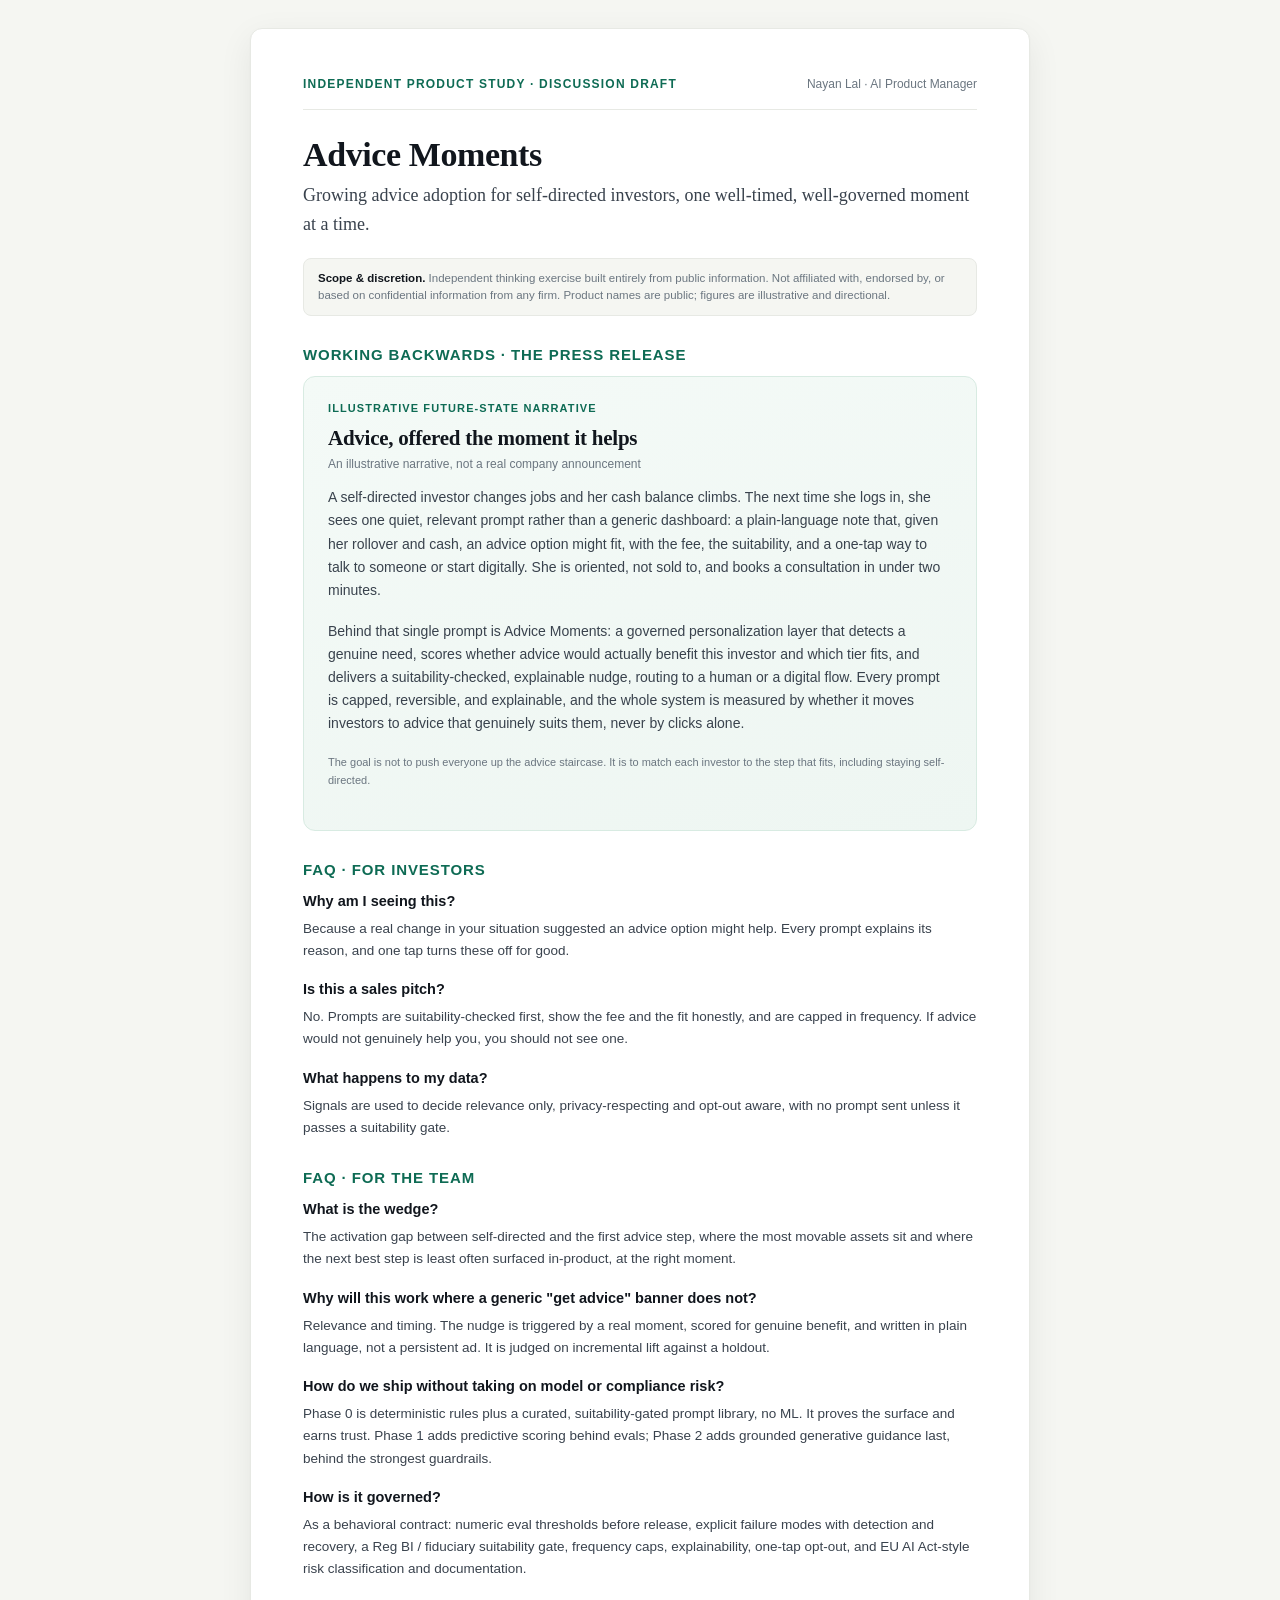
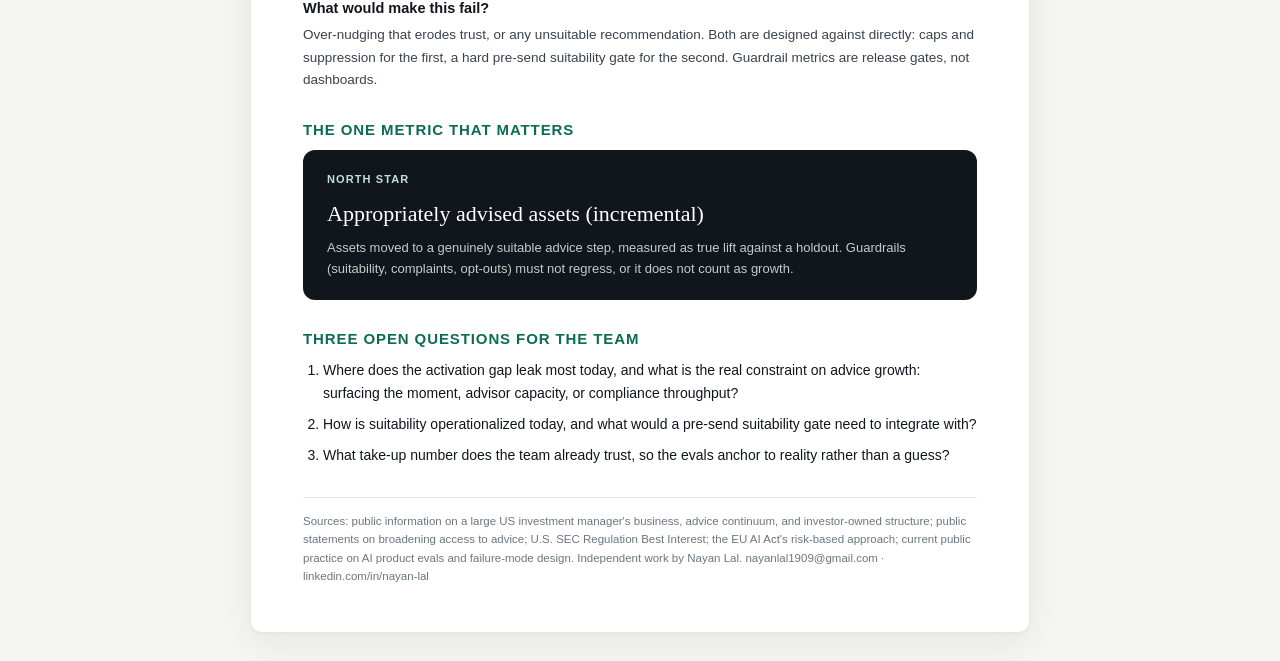
<file: product_ideas/Advice_Moments_v2/brief_src.html>
<!DOCTYPE html>
<html lang="en">
<head>
<meta charset="utf-8" />
<meta name="viewport" content="width=device-width, initial-scale=1" />
<meta name="robots" content="noindex" />
<title>Advice Moments · Executive brief (PR-FAQ) · Nayan Lal</title>
<link rel="stylesheet" href="../../assets/site.css" />
<style>
  body{background:var(--surface-2)}
  .doc{max-width:780px;margin:28px auto;background:#fff;border:1px solid var(--line);
       border-radius:12px;padding:46px 52px;box-shadow:var(--shadow)}
  .mast{display:flex;justify-content:space-between;align-items:baseline;border-bottom:1px solid var(--line);padding-bottom:14px;margin-bottom:26px;font-size:12px;color:var(--muted)}
  .mast .r{font-weight:700;letter-spacing:.10em;text-transform:uppercase;color:var(--accent)}
  h1{font-size:34px;margin:0 0 6px}
  .subtitle{font-family:var(--serif);font-size:18px;color:var(--ink-soft);margin:0 0 18px}
  .disc{font-size:11.5px;color:var(--muted);background:var(--surface-2);border:1px solid var(--line);border-radius:8px;padding:11px 14px;line-height:1.5;margin-bottom:28px}
  h2{font-size:15px;font-family:var(--sans);font-weight:700;letter-spacing:.06em;text-transform:uppercase;color:var(--accent);margin:30px 0 12px}
  .pr{background:linear-gradient(165deg,#f4faf7,#eef6f2);border:1px solid #d8ebe2;border-radius:12px;padding:22px 24px;margin-bottom:6px}
  .pr .lbl{font-size:11px;font-weight:700;letter-spacing:.10em;text-transform:uppercase;color:var(--accent);margin-bottom:10px}
  .pr h3{font-family:var(--serif);font-size:21px;margin:0 0 4px;color:var(--ink)}
  .pr .date{font-size:12px;color:var(--muted);margin-bottom:12px}
  .pr p{font-size:14px}
  .pr .ill{font-size:11px;color:var(--muted);margin-top:8px}
  .qa{margin:0 0 16px}
  .qa .q{font-weight:650;color:var(--ink);font-size:14.5px;margin:0 0 4px}
  .qa .a{font-size:13.5px;color:var(--ink-soft);margin:0}
  .metric{background:var(--ink);color:#eef1ee;border-radius:12px;padding:20px 24px}
  .metric .k{font-size:11px;font-weight:700;letter-spacing:.10em;text-transform:uppercase;color:#bfe0d4}
  .metric .v{font-family:var(--serif);font-size:22px;margin:8px 0 4px;color:#fff}
  .metric p{font-size:13px;color:#c5ccc7;margin:0}
  ol.oq{margin:0;padding-left:20px} ol.oq li{font-size:14px;color:var(--ink);margin-bottom:8px}
  .foot{margin-top:30px;border-top:1px solid var(--line);padding-top:14px;font-size:11.5px;color:var(--muted);line-height:1.6}
  @page{size:A4;margin:15mm 14mm}
  @media print{
    body{background:#fff}
    .doc{max-width:none;margin:0;border:0;border-radius:0;padding:0;box-shadow:none}
    h2{break-after:avoid}.pr,.qa,.metric{break-inside:avoid}
    a{color:inherit;text-decoration:none}
    *{-webkit-print-color-adjust:exact;print-color-adjust:exact}
  }
</style>
</head>
<body>
<div class="doc">
  <div class="mast">
    <span class="r">Independent product study · discussion draft</span>
    <span>Nayan Lal · AI Product Manager</span>
  </div>

  <h1>Advice Moments</h1>
  <p class="subtitle">Growing advice adoption for self-directed investors, one well-timed, well-governed moment at a time.</p>

  <div class="disc"><strong>Scope &amp; discretion.</strong> Independent thinking exercise built entirely from public information. Not affiliated with, endorsed by, or based on confidential information from any firm. Product names are public; figures are illustrative and directional.</div>

  <h2>Working backwards · the press release</h2>
  <div class="pr">
    <div class="lbl">Illustrative future-state narrative</div>
    <h3>Advice, offered the moment it helps</h3>
    <div class="date">An illustrative narrative, not a real company announcement</div>
    <p>A self-directed investor changes jobs and her cash balance climbs. The next time she logs in, she sees one quiet, relevant prompt rather than a generic dashboard: a plain-language note that, given her rollover and cash, an advice option might fit, with the fee, the suitability, and a one-tap way to talk to someone or start digitally. She is oriented, not sold to, and books a consultation in under two minutes.</p>
    <p>Behind that single prompt is Advice Moments: a governed personalization layer that detects a genuine need, scores whether advice would actually benefit this investor and which tier fits, and delivers a suitability-checked, explainable nudge, routing to a human or a digital flow. Every prompt is capped, reversible, and explainable, and the whole system is measured by whether it moves investors to advice that genuinely suits them, never by clicks alone.</p>
    <p class="ill">The goal is not to push everyone up the advice staircase. It is to match each investor to the step that fits, including staying self-directed.</p>
  </div>

  <h2>FAQ · for investors</h2>
  <div class="qa"><p class="q">Why am I seeing this?</p><p class="a">Because a real change in your situation suggested an advice option might help. Every prompt explains its reason, and one tap turns these off for good.</p></div>
  <div class="qa"><p class="q">Is this a sales pitch?</p><p class="a">No. Prompts are suitability-checked first, show the fee and the fit honestly, and are capped in frequency. If advice would not genuinely help you, you should not see one.</p></div>
  <div class="qa"><p class="q">What happens to my data?</p><p class="a">Signals are used to decide relevance only, privacy-respecting and opt-out aware, with no prompt sent unless it passes a suitability gate.</p></div>

  <h2>FAQ · for the team</h2>
  <div class="qa"><p class="q">What is the wedge?</p><p class="a">The activation gap between self-directed and the first advice step, where the most movable assets sit and where the next best step is least often surfaced in-product, at the right moment.</p></div>
  <div class="qa"><p class="q">Why will this work where a generic "get advice" banner does not?</p><p class="a">Relevance and timing. The nudge is triggered by a real moment, scored for genuine benefit, and written in plain language, not a persistent ad. It is judged on incremental lift against a holdout.</p></div>
  <div class="qa"><p class="q">How do we ship without taking on model or compliance risk?</p><p class="a">Phase 0 is deterministic rules plus a curated, suitability-gated prompt library, no ML. It proves the surface and earns trust. Phase 1 adds predictive scoring behind evals; Phase 2 adds grounded generative guidance last, behind the strongest guardrails.</p></div>
  <div class="qa"><p class="q">How is it governed?</p><p class="a">As a behavioral contract: numeric eval thresholds before release, explicit failure modes with detection and recovery, a Reg BI / fiduciary suitability gate, frequency caps, explainability, one-tap opt-out, and EU AI Act-style risk classification and documentation.</p></div>
  <div class="qa"><p class="q">What would make this fail?</p><p class="a">Over-nudging that erodes trust, or any unsuitable recommendation. Both are designed against directly: caps and suppression for the first, a hard pre-send suitability gate for the second. Guardrail metrics are release gates, not dashboards.</p></div>

  <h2>The one metric that matters</h2>
  <div class="metric">
    <div class="k">North star</div>
    <div class="v">Appropriately advised assets (incremental)</div>
    <p>Assets moved to a genuinely suitable advice step, measured as true lift against a holdout. Guardrails (suitability, complaints, opt-outs) must not regress, or it does not count as growth.</p>
  </div>

  <h2>Three open questions for the team</h2>
  <ol class="oq">
    <li>Where does the activation gap leak most today, and what is the real constraint on advice growth: surfacing the moment, advisor capacity, or compliance throughput?</li>
    <li>How is suitability operationalized today, and what would a pre-send suitability gate need to integrate with?</li>
    <li>What take-up number does the team already trust, so the evals anchor to reality rather than a guess?</li>
  </ol>

  <div class="foot">
    Sources: public information on a large US investment manager's business, advice continuum, and investor-owned structure; public statements on broadening access to advice; U.S. SEC Regulation Best Interest; the EU AI Act's risk-based approach; current public practice on AI product evals and failure-mode design. Independent work by Nayan Lal. nayanlal1909@gmail.com · linkedin.com/in/nayan-lal
  </div>
</div>
</body>
</html>
</file>
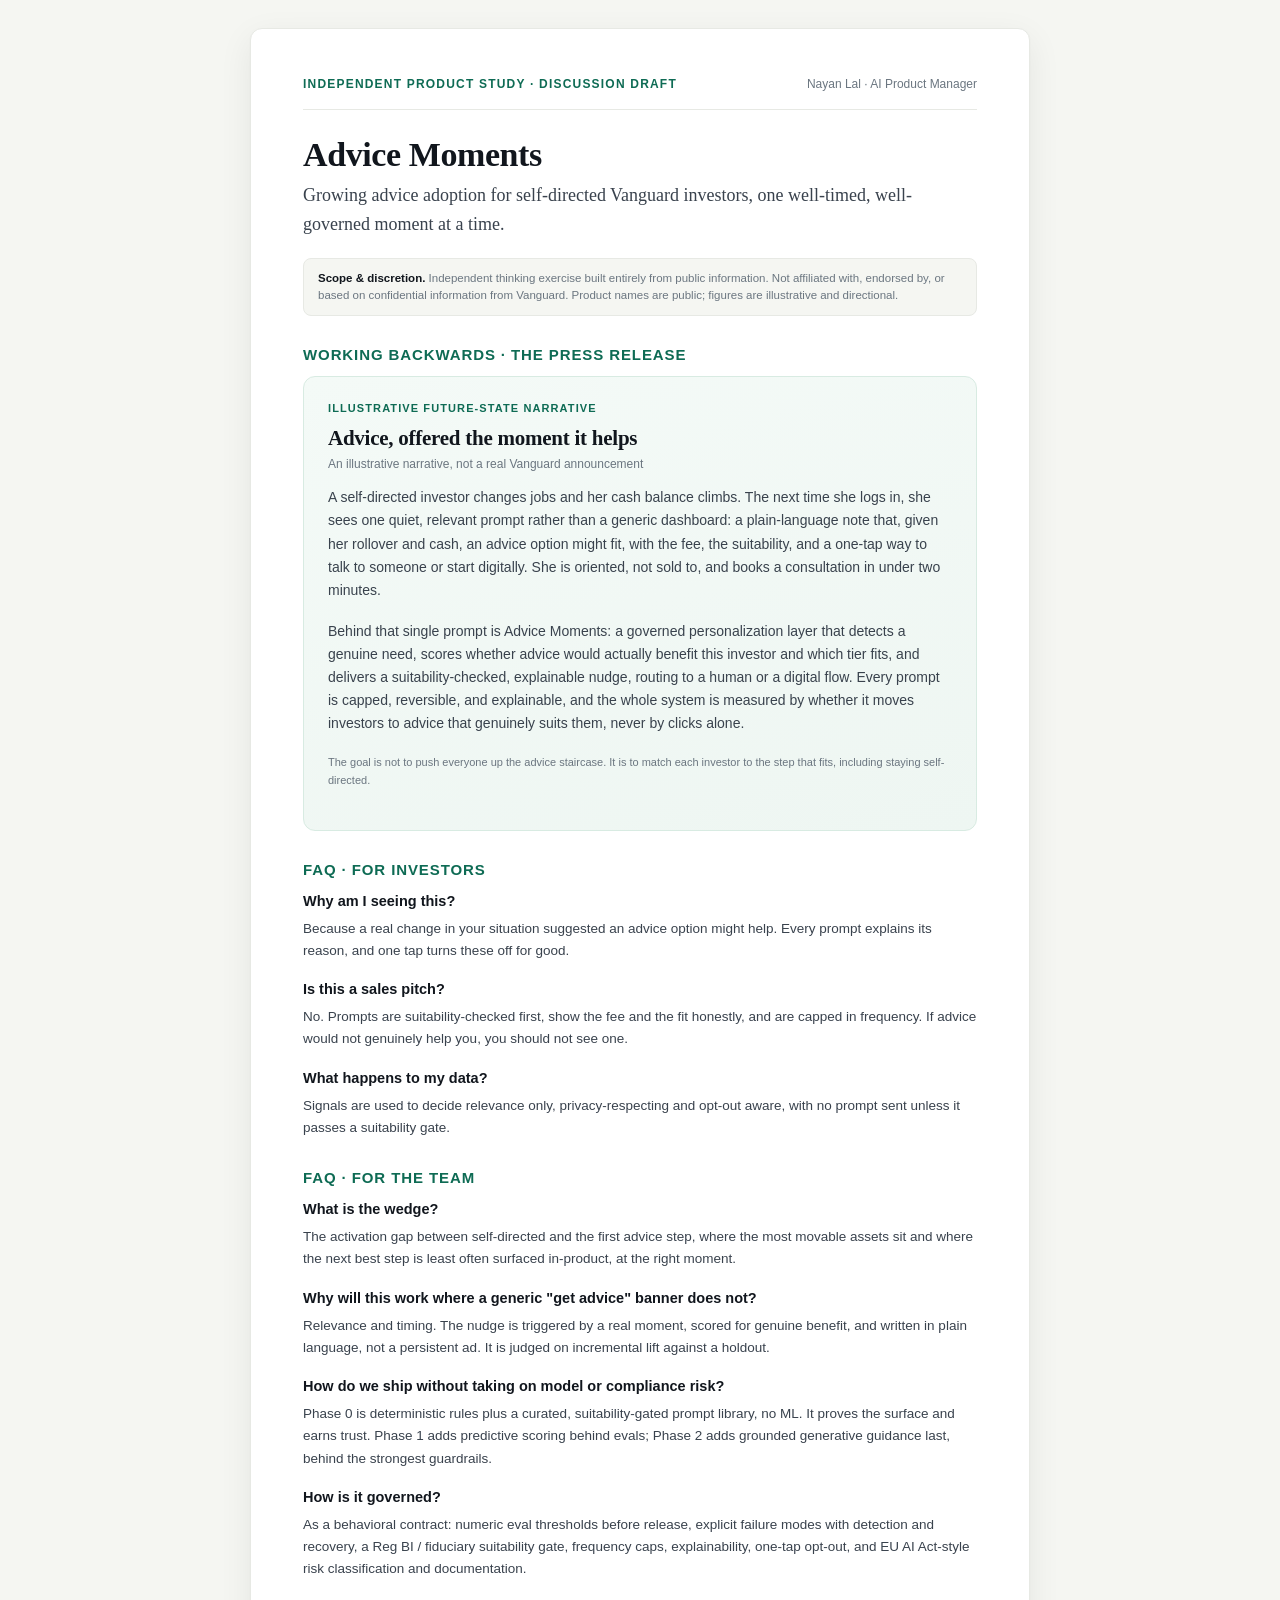
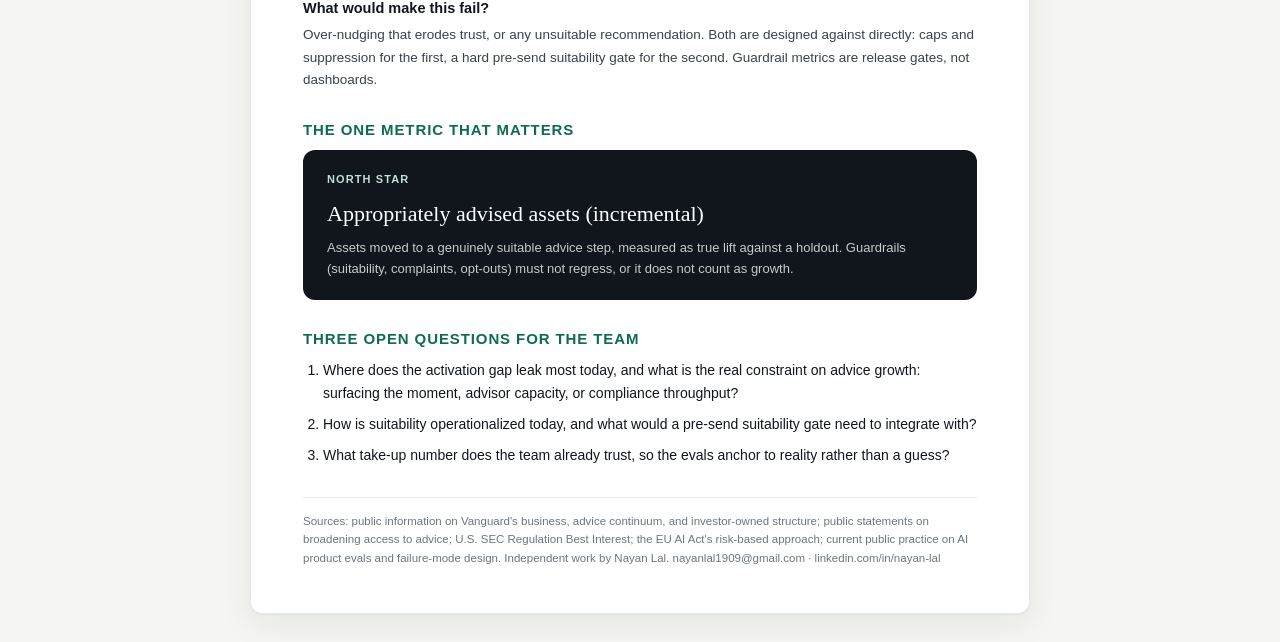
<file: research/vanguard/brief.html>
<!DOCTYPE html>
<html lang="en">
<head>
<meta charset="utf-8" />
<meta name="viewport" content="width=device-width, initial-scale=1" />
<meta name="robots" content="noindex" />
<title>Advice Moments · Executive brief (PR-FAQ) · Nayan Lal</title>
<link rel="stylesheet" href="../../assets/site.css" />
<style>
  body{background:var(--surface-2)}
  .doc{max-width:780px;margin:28px auto;background:#fff;border:1px solid var(--line);
       border-radius:12px;padding:46px 52px;box-shadow:var(--shadow)}
  .mast{display:flex;justify-content:space-between;align-items:baseline;border-bottom:1px solid var(--line);padding-bottom:14px;margin-bottom:26px;font-size:12px;color:var(--muted)}
  .mast .r{font-weight:700;letter-spacing:.10em;text-transform:uppercase;color:var(--accent)}
  h1{font-size:34px;margin:0 0 6px}
  .subtitle{font-family:var(--serif);font-size:18px;color:var(--ink-soft);margin:0 0 18px}
  .disc{font-size:11.5px;color:var(--muted);background:var(--surface-2);border:1px solid var(--line);border-radius:8px;padding:11px 14px;line-height:1.5;margin-bottom:28px}
  h2{font-size:15px;font-family:var(--sans);font-weight:700;letter-spacing:.06em;text-transform:uppercase;color:var(--accent);margin:30px 0 12px}
  .pr{background:linear-gradient(165deg,#f4faf7,#eef6f2);border:1px solid #d8ebe2;border-radius:12px;padding:22px 24px;margin-bottom:6px}
  .pr .lbl{font-size:11px;font-weight:700;letter-spacing:.10em;text-transform:uppercase;color:var(--accent);margin-bottom:10px}
  .pr h3{font-family:var(--serif);font-size:21px;margin:0 0 4px;color:var(--ink)}
  .pr .date{font-size:12px;color:var(--muted);margin-bottom:12px}
  .pr p{font-size:14px}
  .pr .ill{font-size:11px;color:var(--muted);margin-top:8px}
  .qa{margin:0 0 16px}
  .qa .q{font-weight:650;color:var(--ink);font-size:14.5px;margin:0 0 4px}
  .qa .a{font-size:13.5px;color:var(--ink-soft);margin:0}
  .metric{background:var(--ink);color:#eef1ee;border-radius:12px;padding:20px 24px}
  .metric .k{font-size:11px;font-weight:700;letter-spacing:.10em;text-transform:uppercase;color:#bfe0d4}
  .metric .v{font-family:var(--serif);font-size:22px;margin:8px 0 4px;color:#fff}
  .metric p{font-size:13px;color:#c5ccc7;margin:0}
  ol.oq{margin:0;padding-left:20px} ol.oq li{font-size:14px;color:var(--ink);margin-bottom:8px}
  .foot{margin-top:30px;border-top:1px solid var(--line);padding-top:14px;font-size:11.5px;color:var(--muted);line-height:1.6}
  @page{size:A4;margin:15mm 14mm}
  @media print{
    body{background:#fff}
    .doc{max-width:none;margin:0;border:0;border-radius:0;padding:0;box-shadow:none}
    h2{break-after:avoid}.pr,.qa,.metric{break-inside:avoid}
    a{color:inherit;text-decoration:none}
    *{-webkit-print-color-adjust:exact;print-color-adjust:exact}
  }
</style>
</head>
<body>
<div class="doc">
  <div class="mast">
    <span class="r">Independent product study · discussion draft</span>
    <span>Nayan Lal · AI Product Manager</span>
  </div>

  <h1>Advice Moments</h1>
  <p class="subtitle">Growing advice adoption for self-directed Vanguard investors, one well-timed, well-governed moment at a time.</p>

  <div class="disc"><strong>Scope &amp; discretion.</strong> Independent thinking exercise built entirely from public information. Not affiliated with, endorsed by, or based on confidential information from Vanguard. Product names are public; figures are illustrative and directional.</div>

  <h2>Working backwards · the press release</h2>
  <div class="pr">
    <div class="lbl">Illustrative future-state narrative</div>
    <h3>Advice, offered the moment it helps</h3>
    <div class="date">An illustrative narrative, not a real Vanguard announcement</div>
    <p>A self-directed investor changes jobs and her cash balance climbs. The next time she logs in, she sees one quiet, relevant prompt rather than a generic dashboard: a plain-language note that, given her rollover and cash, an advice option might fit, with the fee, the suitability, and a one-tap way to talk to someone or start digitally. She is oriented, not sold to, and books a consultation in under two minutes.</p>
    <p>Behind that single prompt is Advice Moments: a governed personalization layer that detects a genuine need, scores whether advice would actually benefit this investor and which tier fits, and delivers a suitability-checked, explainable nudge, routing to a human or a digital flow. Every prompt is capped, reversible, and explainable, and the whole system is measured by whether it moves investors to advice that genuinely suits them, never by clicks alone.</p>
    <p class="ill">The goal is not to push everyone up the advice staircase. It is to match each investor to the step that fits, including staying self-directed.</p>
  </div>

  <h2>FAQ · for investors</h2>
  <div class="qa"><p class="q">Why am I seeing this?</p><p class="a">Because a real change in your situation suggested an advice option might help. Every prompt explains its reason, and one tap turns these off for good.</p></div>
  <div class="qa"><p class="q">Is this a sales pitch?</p><p class="a">No. Prompts are suitability-checked first, show the fee and the fit honestly, and are capped in frequency. If advice would not genuinely help you, you should not see one.</p></div>
  <div class="qa"><p class="q">What happens to my data?</p><p class="a">Signals are used to decide relevance only, privacy-respecting and opt-out aware, with no prompt sent unless it passes a suitability gate.</p></div>

  <h2>FAQ · for the team</h2>
  <div class="qa"><p class="q">What is the wedge?</p><p class="a">The activation gap between self-directed and the first advice step, where the most movable assets sit and where the next best step is least often surfaced in-product, at the right moment.</p></div>
  <div class="qa"><p class="q">Why will this work where a generic "get advice" banner does not?</p><p class="a">Relevance and timing. The nudge is triggered by a real moment, scored for genuine benefit, and written in plain language, not a persistent ad. It is judged on incremental lift against a holdout.</p></div>
  <div class="qa"><p class="q">How do we ship without taking on model or compliance risk?</p><p class="a">Phase 0 is deterministic rules plus a curated, suitability-gated prompt library, no ML. It proves the surface and earns trust. Phase 1 adds predictive scoring behind evals; Phase 2 adds grounded generative guidance last, behind the strongest guardrails.</p></div>
  <div class="qa"><p class="q">How is it governed?</p><p class="a">As a behavioral contract: numeric eval thresholds before release, explicit failure modes with detection and recovery, a Reg BI / fiduciary suitability gate, frequency caps, explainability, one-tap opt-out, and EU AI Act-style risk classification and documentation.</p></div>
  <div class="qa"><p class="q">What would make this fail?</p><p class="a">Over-nudging that erodes trust, or any unsuitable recommendation. Both are designed against directly: caps and suppression for the first, a hard pre-send suitability gate for the second. Guardrail metrics are release gates, not dashboards.</p></div>

  <h2>The one metric that matters</h2>
  <div class="metric">
    <div class="k">North star</div>
    <div class="v">Appropriately advised assets (incremental)</div>
    <p>Assets moved to a genuinely suitable advice step, measured as true lift against a holdout. Guardrails (suitability, complaints, opt-outs) must not regress, or it does not count as growth.</p>
  </div>

  <h2>Three open questions for the team</h2>
  <ol class="oq">
    <li>Where does the activation gap leak most today, and what is the real constraint on advice growth: surfacing the moment, advisor capacity, or compliance throughput?</li>
    <li>How is suitability operationalized today, and what would a pre-send suitability gate need to integrate with?</li>
    <li>What take-up number does the team already trust, so the evals anchor to reality rather than a guess?</li>
  </ol>

  <div class="foot">
    Sources: public information on Vanguard's business, advice continuum, and investor-owned structure; public statements on broadening access to advice; U.S. SEC Regulation Best Interest; the EU AI Act's risk-based approach; current public practice on AI product evals and failure-mode design. Independent work by Nayan Lal. nayanlal1909@gmail.com · linkedin.com/in/nayan-lal
  </div>
</div>
</body>
</html>
</file>
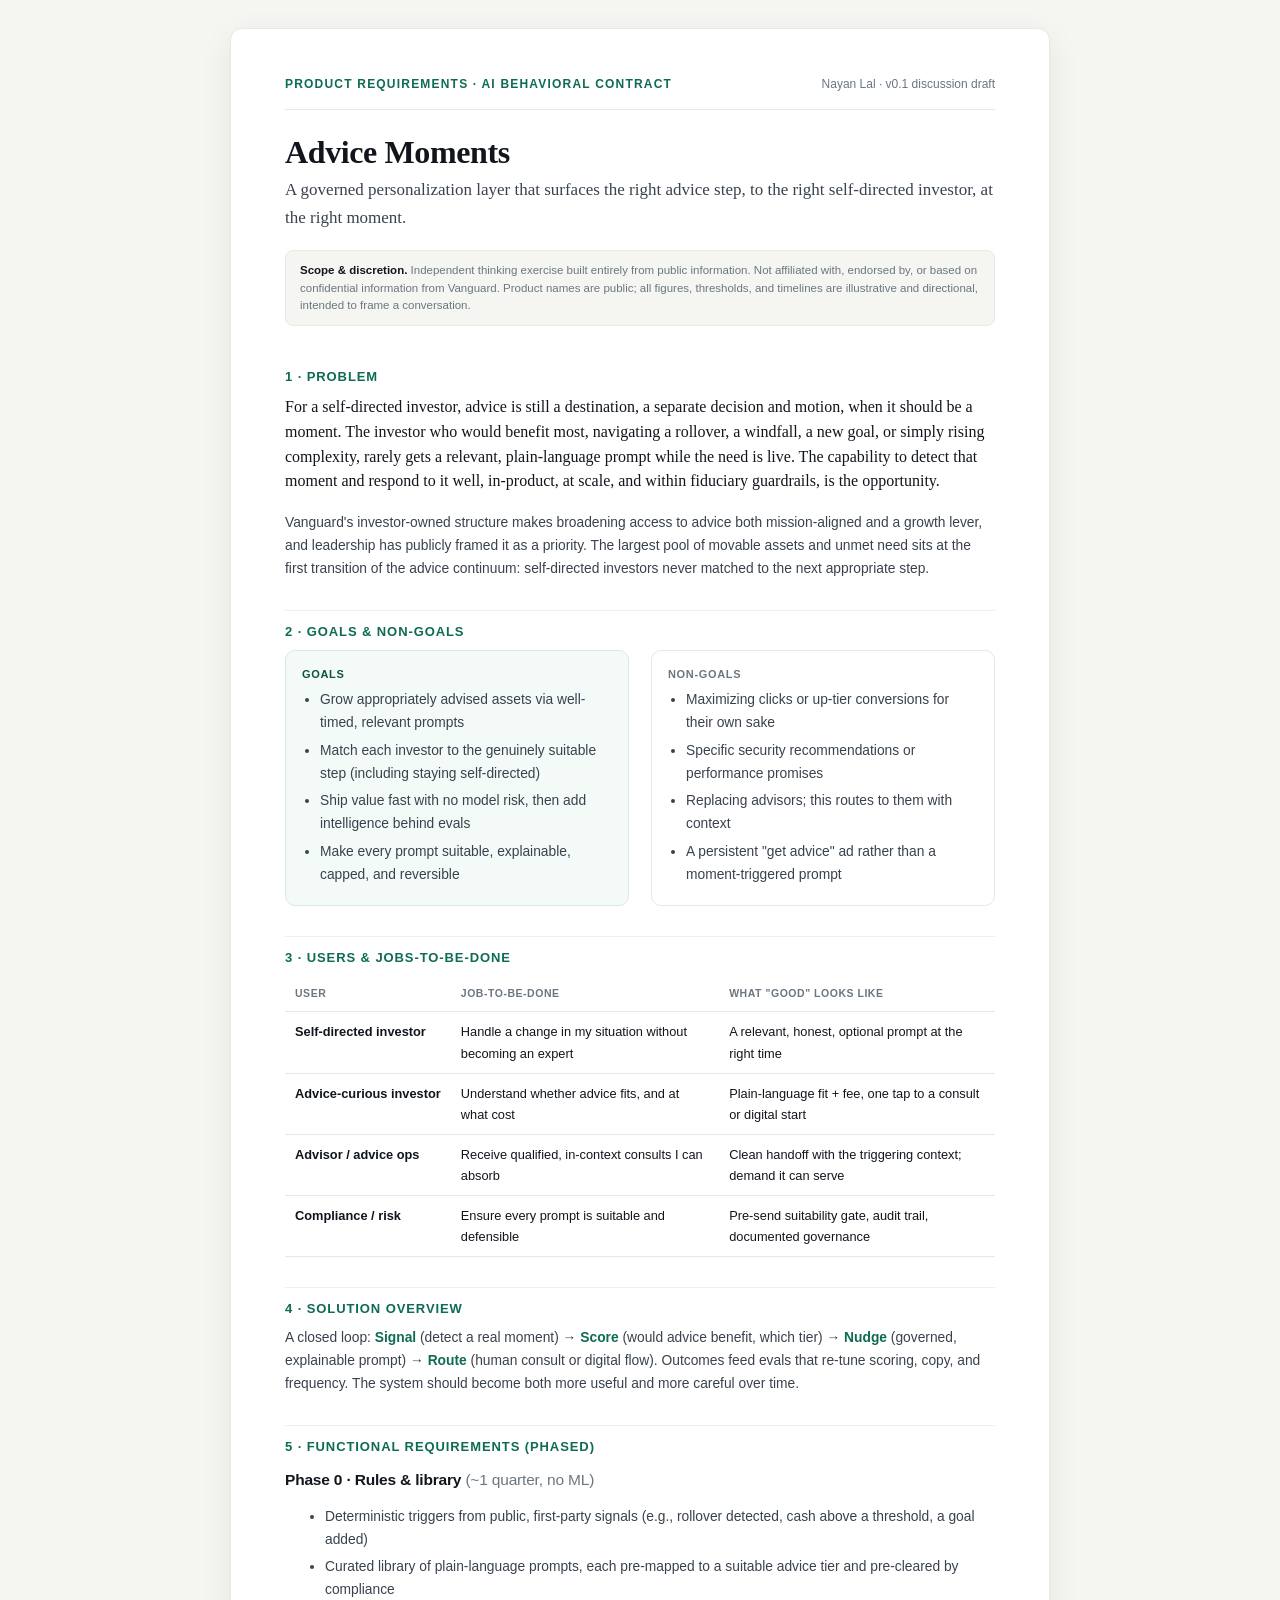
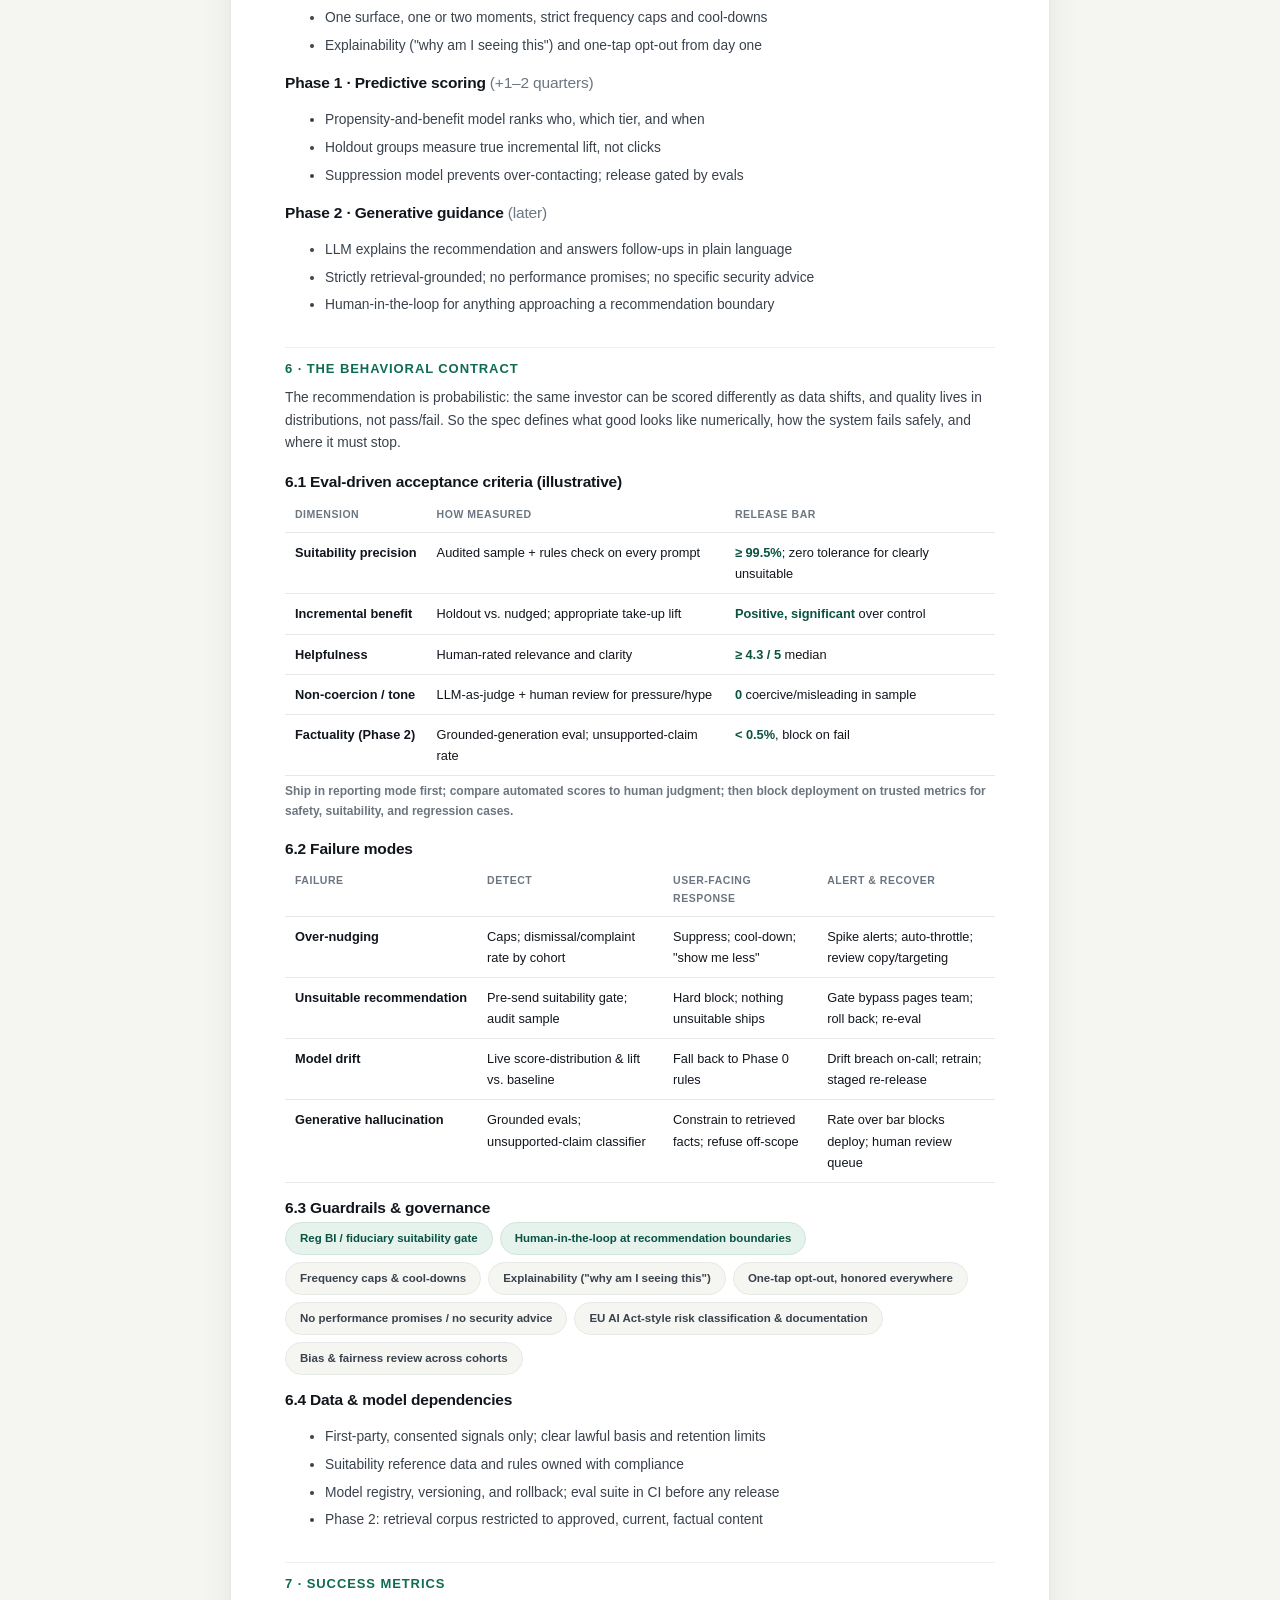
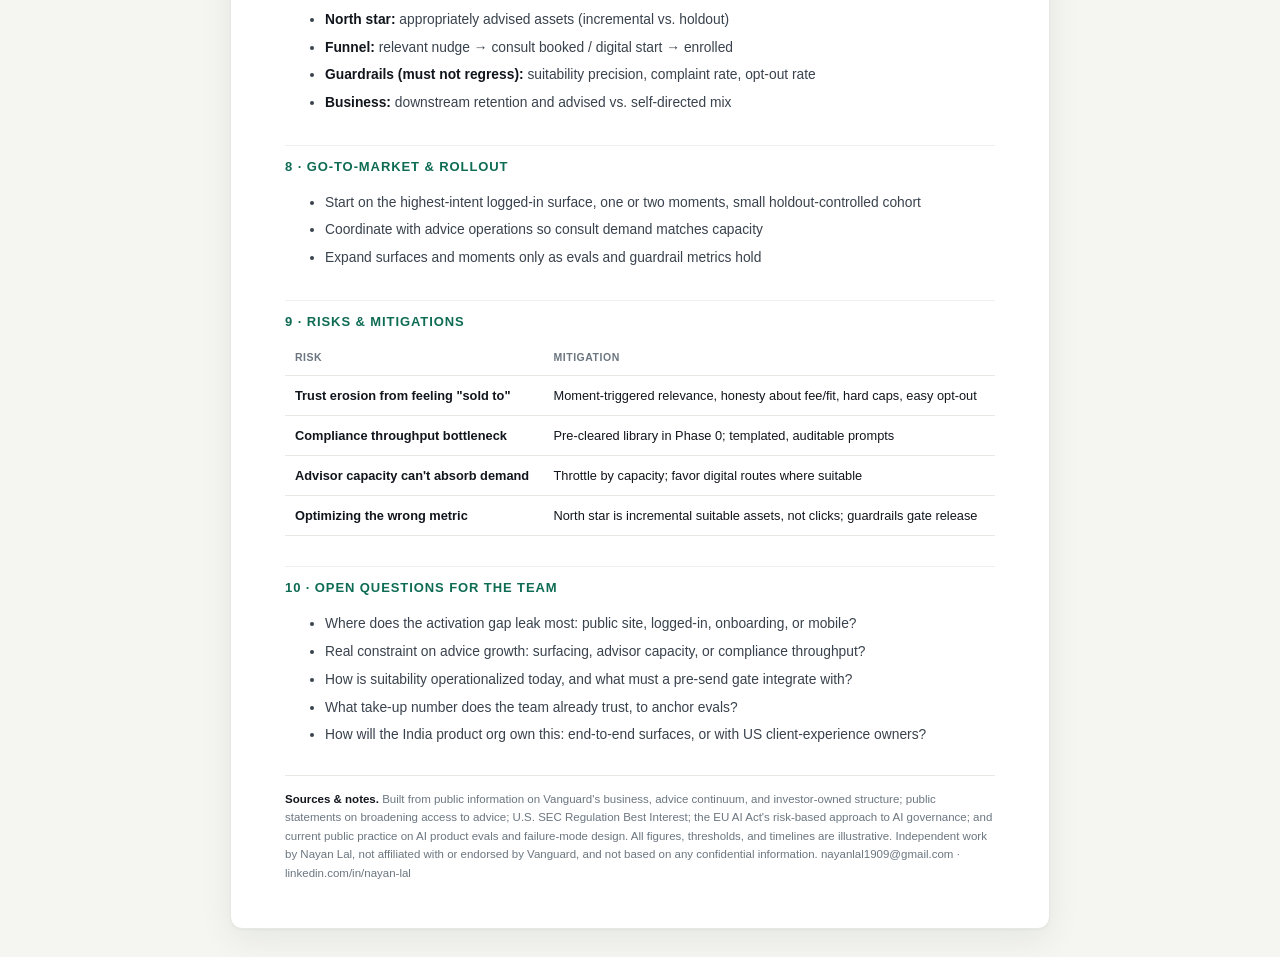
<file: research/vanguard/prd.html>
<!DOCTYPE html>
<html lang="en">
<head>
<meta charset="utf-8" />
<meta name="viewport" content="width=device-width, initial-scale=1" />
<meta name="robots" content="noindex" />
<title>Advice Moments · AI-PRD (behavioral contract) · Nayan Lal</title>
<link rel="stylesheet" href="../../assets/site.css" />
<style>
  body{background:var(--surface-2)}
  .doc{max-width:820px;margin:28px auto;background:#fff;border:1px solid var(--line);border-radius:12px;padding:46px 54px;box-shadow:var(--shadow)}
  .mast{display:flex;justify-content:space-between;align-items:baseline;border-bottom:1px solid var(--line);padding-bottom:14px;margin-bottom:24px;font-size:12px;color:var(--muted)}
  .mast .r{font-weight:700;letter-spacing:.10em;text-transform:uppercase;color:var(--accent)}
  h1{font-size:32px;margin:0 0 6px}
  .subtitle{font-family:var(--serif);font-size:17px;color:var(--ink-soft);margin:0 0 18px}
  .disc{font-size:11.5px;color:var(--muted);background:var(--surface-2);border:1px solid var(--line);border-radius:8px;padding:11px 14px;line-height:1.5;margin-bottom:8px}
  h2{font-size:13px;font-family:var(--sans);font-weight:700;letter-spacing:.07em;text-transform:uppercase;color:var(--accent);margin:30px 0 10px;padding-top:14px;border-top:1px solid var(--line-soft)}
  h2:first-of-type{border-top:none}
  h3{font-size:15.5px;font-family:var(--sans);font-weight:650;margin:16px 0 6px;color:var(--ink)}
  p{font-size:13.8px} li{font-size:13.8px;color:var(--ink-soft);margin-bottom:5px}
  .lead{font-family:var(--serif);font-size:16px;color:var(--ink);line-height:1.55}
  .twocol{display:grid;grid-template-columns:1fr 1fr;gap:22px}
  @media(max-width:720px){.twocol{grid-template-columns:1fr}}
  .box{border:1px solid var(--line);border-radius:10px;padding:14px 16px;background:var(--surface)}
  .box.good{background:#f4faf7;border-color:#d8ebe2}
  .box .bt{font-size:11px;font-weight:700;letter-spacing:.06em;text-transform:uppercase;color:var(--muted);margin-bottom:6px}
  .box.good .bt{color:var(--accent-ink)}
  table{width:100%;border-collapse:collapse;font-size:12.8px;margin:6px 0}
  th,td{text-align:left;padding:9px 10px;border-bottom:1px solid var(--line);vertical-align:top}
  th{font-size:10.5px;letter-spacing:.05em;text-transform:uppercase;color:var(--muted);font-weight:700}
  td.m{font-weight:650;color:var(--ink);white-space:nowrap}
  .th{color:var(--accent-ink);font-weight:650}
  .chips{display:flex;gap:7px;flex-wrap:wrap;margin-top:4px}
  .chip{font-size:11.5px}
  .foot{margin-top:28px;border-top:1px solid var(--line);padding-top:14px;font-size:11.5px;color:var(--muted);line-height:1.6}
  .num{color:var(--accent);font-weight:700}
  @page{size:A4;margin:15mm 14mm}
  @media print{
    body{background:#fff}
    .doc{max-width:none;margin:0;border:0;border-radius:0;padding:0;box-shadow:none}
    h2,h3{break-after:avoid}.box,table,.twocol{break-inside:avoid}
    a{color:inherit;text-decoration:none}
    *{-webkit-print-color-adjust:exact;print-color-adjust:exact}
  }
</style>
</head>
<body>
<div class="doc">
  <div class="mast">
    <span class="r">Product requirements · AI behavioral contract</span>
    <span>Nayan Lal · v0.1 discussion draft</span>
  </div>

  <h1>Advice Moments</h1>
  <p class="subtitle">A governed personalization layer that surfaces the right advice step, to the right self-directed investor, at the right moment.</p>
  <div class="disc"><strong>Scope &amp; discretion.</strong> Independent thinking exercise built entirely from public information. Not affiliated with, endorsed by, or based on confidential information from Vanguard. Product names are public; all figures, thresholds, and timelines are illustrative and directional, intended to frame a conversation.</div>

  <h2>1 · Problem</h2>
  <p class="lead">For a self-directed investor, advice is still a destination, a separate decision and motion, when it should be a moment. The investor who would benefit most, navigating a rollover, a windfall, a new goal, or simply rising complexity, rarely gets a relevant, plain-language prompt while the need is live. The capability to detect that moment and respond to it well, in-product, at scale, and within fiduciary guardrails, is the opportunity.</p>
  <p>Vanguard's investor-owned structure makes broadening access to advice both mission-aligned and a growth lever, and leadership has publicly framed it as a priority. The largest pool of movable assets and unmet need sits at the first transition of the advice continuum: self-directed investors never matched to the next appropriate step.</p>

  <h2>2 · Goals &amp; non-goals</h2>
  <div class="twocol">
    <div class="box good">
      <div class="bt">Goals</div>
      <ul style="margin:0;padding-left:18px">
        <li>Grow appropriately advised assets via well-timed, relevant prompts</li>
        <li>Match each investor to the genuinely suitable step (including staying self-directed)</li>
        <li>Ship value fast with no model risk, then add intelligence behind evals</li>
        <li>Make every prompt suitable, explainable, capped, and reversible</li>
      </ul>
    </div>
    <div class="box">
      <div class="bt">Non-goals</div>
      <ul style="margin:0;padding-left:18px">
        <li>Maximizing clicks or up-tier conversions for their own sake</li>
        <li>Specific security recommendations or performance promises</li>
        <li>Replacing advisors; this routes to them with context</li>
        <li>A persistent "get advice" ad rather than a moment-triggered prompt</li>
      </ul>
    </div>
  </div>

  <h2>3 · Users &amp; jobs-to-be-done</h2>
  <table>
    <thead><tr><th>User</th><th>Job-to-be-done</th><th>What "good" looks like</th></tr></thead>
    <tbody>
      <tr><td class="m">Self-directed investor</td><td>Handle a change in my situation without becoming an expert</td><td>A relevant, honest, optional prompt at the right time</td></tr>
      <tr><td class="m">Advice-curious investor</td><td>Understand whether advice fits, and at what cost</td><td>Plain-language fit + fee, one tap to a consult or digital start</td></tr>
      <tr><td class="m">Advisor / advice ops</td><td>Receive qualified, in-context consults I can absorb</td><td>Clean handoff with the triggering context; demand it can serve</td></tr>
      <tr><td class="m">Compliance / risk</td><td>Ensure every prompt is suitable and defensible</td><td>Pre-send suitability gate, audit trail, documented governance</td></tr>
    </tbody>
  </table>

  <h2>4 · Solution overview</h2>
  <p>A closed loop: <span class="num">Signal</span> (detect a real moment) → <span class="num">Score</span> (would advice benefit, which tier) → <span class="num">Nudge</span> (governed, explainable prompt) → <span class="num">Route</span> (human consult or digital flow). Outcomes feed evals that re-tune scoring, copy, and frequency. The system should become both more useful and more careful over time.</p>

  <h2>5 · Functional requirements (phased)</h2>
  <h3>Phase 0 · Rules &amp; library <span style="color:var(--muted);font-weight:400">(~1 quarter, no ML)</span></h3>
  <ul>
    <li>Deterministic triggers from public, first-party signals (e.g., rollover detected, cash above a threshold, a goal added)</li>
    <li>Curated library of plain-language prompts, each pre-mapped to a suitable advice tier and pre-cleared by compliance</li>
    <li>One surface, one or two moments, strict frequency caps and cool-downs</li>
    <li>Explainability ("why am I seeing this") and one-tap opt-out from day one</li>
  </ul>
  <h3>Phase 1 · Predictive scoring <span style="color:var(--muted);font-weight:400">(+1–2 quarters)</span></h3>
  <ul>
    <li>Propensity-and-benefit model ranks who, which tier, and when</li>
    <li>Holdout groups measure true incremental lift, not clicks</li>
    <li>Suppression model prevents over-contacting; release gated by evals</li>
  </ul>
  <h3>Phase 2 · Generative guidance <span style="color:var(--muted);font-weight:400">(later)</span></h3>
  <ul>
    <li>LLM explains the recommendation and answers follow-ups in plain language</li>
    <li>Strictly retrieval-grounded; no performance promises; no specific security advice</li>
    <li>Human-in-the-loop for anything approaching a recommendation boundary</li>
  </ul>

  <h2>6 · The behavioral contract</h2>
  <p>The recommendation is probabilistic: the same investor can be scored differently as data shifts, and quality lives in distributions, not pass/fail. So the spec defines what good looks like numerically, how the system fails safely, and where it must stop.</p>

  <h3>6.1 Eval-driven acceptance criteria (illustrative)</h3>
  <table>
    <thead><tr><th>Dimension</th><th>How measured</th><th>Release bar</th></tr></thead>
    <tbody>
      <tr><td class="m">Suitability precision</td><td>Audited sample + rules check on every prompt</td><td><span class="th">≥ 99.5%</span>; zero tolerance for clearly unsuitable</td></tr>
      <tr><td class="m">Incremental benefit</td><td>Holdout vs. nudged; appropriate take-up lift</td><td><span class="th">Positive, significant</span> over control</td></tr>
      <tr><td class="m">Helpfulness</td><td>Human-rated relevance and clarity</td><td><span class="th">≥ 4.3 / 5</span> median</td></tr>
      <tr><td class="m">Non-coercion / tone</td><td>LLM-as-judge + human review for pressure/hype</td><td><span class="th">0</span> coercive/misleading in sample</td></tr>
      <tr><td class="m">Factuality (Phase 2)</td><td>Grounded-generation eval; unsupported-claim rate</td><td><span class="th">&lt; 0.5%</span>, block on fail</td></tr>
    </tbody>
  </table>
  <p class="num" style="font-size:12px;color:var(--muted)">Ship in reporting mode first; compare automated scores to human judgment; then block deployment on trusted metrics for safety, suitability, and regression cases.</p>

  <h3>6.2 Failure modes</h3>
  <table>
    <thead><tr><th>Failure</th><th>Detect</th><th>User-facing response</th><th>Alert &amp; recover</th></tr></thead>
    <tbody>
      <tr><td class="m">Over-nudging</td><td>Caps; dismissal/complaint rate by cohort</td><td>Suppress; cool-down; "show me less"</td><td>Spike alerts; auto-throttle; review copy/targeting</td></tr>
      <tr><td class="m">Unsuitable recommendation</td><td>Pre-send suitability gate; audit sample</td><td>Hard block; nothing unsuitable ships</td><td>Gate bypass pages team; roll back; re-eval</td></tr>
      <tr><td class="m">Model drift</td><td>Live score-distribution &amp; lift vs. baseline</td><td>Fall back to Phase 0 rules</td><td>Drift breach on-call; retrain; staged re-release</td></tr>
      <tr><td class="m">Generative hallucination</td><td>Grounded evals; unsupported-claim classifier</td><td>Constrain to retrieved facts; refuse off-scope</td><td>Rate over bar blocks deploy; human review queue</td></tr>
    </tbody>
  </table>

  <h3>6.3 Guardrails &amp; governance</h3>
  <div class="chips">
    <span class="chip accent">Reg BI / fiduciary suitability gate</span>
    <span class="chip accent">Human-in-the-loop at recommendation boundaries</span>
    <span class="chip">Frequency caps &amp; cool-downs</span>
    <span class="chip">Explainability ("why am I seeing this")</span>
    <span class="chip">One-tap opt-out, honored everywhere</span>
    <span class="chip">No performance promises / no security advice</span>
    <span class="chip">EU AI Act-style risk classification &amp; documentation</span>
    <span class="chip">Bias &amp; fairness review across cohorts</span>
  </div>

  <h3>6.4 Data &amp; model dependencies</h3>
  <ul>
    <li>First-party, consented signals only; clear lawful basis and retention limits</li>
    <li>Suitability reference data and rules owned with compliance</li>
    <li>Model registry, versioning, and rollback; eval suite in CI before any release</li>
    <li>Phase 2: retrieval corpus restricted to approved, current, factual content</li>
  </ul>

  <h2>7 · Success metrics</h2>
  <ul>
    <li><strong>North star:</strong> appropriately advised assets (incremental vs. holdout)</li>
    <li><strong>Funnel:</strong> relevant nudge → consult booked / digital start → enrolled</li>
    <li><strong>Guardrails (must not regress):</strong> suitability precision, complaint rate, opt-out rate</li>
    <li><strong>Business:</strong> downstream retention and advised vs. self-directed mix</li>
  </ul>

  <h2>8 · Go-to-market &amp; rollout</h2>
  <ul>
    <li>Start on the highest-intent logged-in surface, one or two moments, small holdout-controlled cohort</li>
    <li>Coordinate with advice operations so consult demand matches capacity</li>
    <li>Expand surfaces and moments only as evals and guardrail metrics hold</li>
  </ul>

  <h2>9 · Risks &amp; mitigations</h2>
  <table>
    <thead><tr><th>Risk</th><th>Mitigation</th></tr></thead>
    <tbody>
      <tr><td class="m">Trust erosion from feeling "sold to"</td><td>Moment-triggered relevance, honesty about fee/fit, hard caps, easy opt-out</td></tr>
      <tr><td class="m">Compliance throughput bottleneck</td><td>Pre-cleared library in Phase 0; templated, auditable prompts</td></tr>
      <tr><td class="m">Advisor capacity can't absorb demand</td><td>Throttle by capacity; favor digital routes where suitable</td></tr>
      <tr><td class="m">Optimizing the wrong metric</td><td>North star is incremental suitable assets, not clicks; guardrails gate release</td></tr>
    </tbody>
  </table>

  <h2>10 · Open questions for the team</h2>
  <ul>
    <li>Where does the activation gap leak most: public site, logged-in, onboarding, or mobile?</li>
    <li>Real constraint on advice growth: surfacing, advisor capacity, or compliance throughput?</li>
    <li>How is suitability operationalized today, and what must a pre-send gate integrate with?</li>
    <li>What take-up number does the team already trust, to anchor evals?</li>
    <li>How will the India product org own this: end-to-end surfaces, or with US client-experience owners?</li>
  </ul>

  <div class="foot">
    <strong>Sources &amp; notes.</strong> Built from public information on Vanguard's business, advice continuum, and investor-owned structure; public statements on broadening access to advice; U.S. SEC Regulation Best Interest; the EU AI Act's risk-based approach to AI governance; and current public practice on AI product evals and failure-mode design. All figures, thresholds, and timelines are illustrative. Independent work by Nayan Lal, not affiliated with or endorsed by Vanguard, and not based on any confidential information. nayanlal1909@gmail.com · linkedin.com/in/nayan-lal
  </div>
</div>
</body>
</html>
</file>
<file: assets/site.css>
/* pm-portfolio · shared design system
   Independent, finance-credible editorial style. No external dependencies.
   Tuned for large desktop monitors and mobile alike. */

:root{
  /* color */
  --ink:#11161d;
  --ink-soft:#39424d;
  --muted:#6b7680;
  --faint:#9aa3ab;
  --line:#e7e9e4;
  --line-soft:#eef0ec;
  --paper:#fbfbf8;
  --surface:#ffffff;
  --surface-2:#f5f6f2;
  --accent:#0e6b54;        /* deep emerald */
  --accent-ink:#0a5340;
  --accent-soft:#e6f2ec;
  --gold:#9a7b3f;          /* restrained warm secondary */
  --gold-soft:#f3ecdd;
  --danger:#9a3b2f;
  /* type */
  --serif:"Charter","Iowan Old Style","Palatino Linotype",Georgia,"Times New Roman",serif;
  --sans:-apple-system,BlinkMacSystemFont,"Segoe UI",Roboto,Helvetica,Arial,sans-serif;
  --mono:"SF Mono",ui-monospace,"JetBrains Mono",Menlo,Consolas,monospace;
  /* shape */
  --r:16px;
  --r-sm:11px;
  --shadow:0 1px 2px rgba(17,22,29,.04),0 10px 34px rgba(17,22,29,.07);
  --shadow-sm:0 1px 2px rgba(17,22,29,.05),0 4px 14px rgba(17,22,29,.05);
  --maxw:1180px;
  --wide:1340px;
  --readw:780px;
}

*{box-sizing:border-box}
html{-webkit-text-size-adjust:100%;scroll-behavior:smooth}
body{
  margin:0;background:var(--paper);color:var(--ink);
  font-family:var(--sans);font-size:17px;line-height:1.65;
  -webkit-font-smoothing:antialiased;text-rendering:optimizeLegibility;
}
img{max-width:100%}
a{color:var(--accent);text-decoration:none}
a:hover{color:var(--accent-ink)}

/* layout */
.wrap{max-width:var(--maxw);margin:0 auto;padding:0 32px}
.wrap.wide{max-width:var(--wide)}
.read{max-width:var(--readw)}
.section{padding-top:80px;padding-bottom:80px}
.section--tight{padding-top:48px;padding-bottom:48px}
.hr{height:1px;background:var(--line);border:0;margin:0}
@media(max-width:760px){
  .wrap{padding:0 20px}
  .section{padding-top:52px;padding-bottom:52px}
  .section--tight{padding-top:34px;padding-bottom:34px}
}
/* touch ergonomics */
@media(pointer:coarse){
  .btn{padding:14px 22px}
  .chip{padding:8px 15px}
  .navlinks a{padding:8px 2px}
}

/* type scale */
.eyebrow{font-family:var(--sans);font-size:12.5px;font-weight:700;letter-spacing:.13em;text-transform:uppercase;color:var(--accent);margin:0 0 16px}
.eyebrow.gold{color:var(--gold)}
h1,h2,h3,h4{font-family:var(--serif);font-weight:600;line-height:1.14;color:var(--ink);letter-spacing:-.012em}
h1{font-size:clamp(38px,5.4vw,62px);margin:0 0 20px}
h2{font-size:clamp(28px,3.6vw,40px);margin:0 0 16px}
h3{font-size:22px;margin:0 0 8px}
h4{font-size:17px;margin:0 0 6px}
p{margin:0 0 18px;color:var(--ink-soft)}
.lede{font-family:var(--serif);font-size:clamp(20px,2.3vw,26px);line-height:1.5;color:var(--ink);font-weight:400}
.muted{color:var(--muted)}
.small{font-size:14px}
.kicker{font-size:13.5px;font-weight:600;letter-spacing:.02em;color:var(--muted)}
strong{color:var(--ink);font-weight:650}

/* buttons */
.btns{display:flex;gap:13px;flex-wrap:wrap;align-items:center}
.btn{display:inline-flex;align-items:center;gap:8px;font-family:var(--sans);font-size:15px;font-weight:600;
  padding:13px 22px;border-radius:var(--r-sm);text-decoration:none;border:1px solid transparent;transition:.15s;cursor:pointer}
.btn.primary{background:var(--accent);color:#fff}
.btn.primary:hover{background:var(--accent-ink);color:#fff}
.btn.ghost{background:var(--accent-soft);color:var(--accent-ink)}
.btn.ghost:hover{background:#d8ebe2}
.btn.line{background:transparent;border-color:var(--line);color:var(--ink)}
.btn.line:hover{border-color:var(--accent);color:var(--accent-ink)}

/* cards + grids */
.card{background:var(--surface);border:1px solid var(--line);border-radius:var(--r);padding:28px;box-shadow:var(--shadow-sm)}
.grid{display:grid;gap:20px}
.g2{grid-template-columns:repeat(2,1fr)}
.g3{grid-template-columns:repeat(3,1fr)}
.g4{grid-template-columns:repeat(4,1fr)}
@media(max-width:900px){.g4{grid-template-columns:repeat(2,1fr)}}
@media(max-width:760px){.g2,.g3,.g4{grid-template-columns:1fr}.card{padding:22px}}

/* chips */
.chips{display:flex;gap:9px;flex-wrap:wrap}
.chip{display:inline-block;font-size:13px;font-weight:600;color:var(--ink-soft);
  background:var(--surface-2);border:1px solid var(--line);border-radius:999px;padding:6px 14px}
.chip.accent{background:var(--accent-soft);border-color:#cfe6dc;color:var(--accent-ink)}

/* site header */
.site-header{position:sticky;top:0;z-index:50;background:rgba(251,251,248,.82);
  backdrop-filter:saturate(140%) blur(10px);border-bottom:1px solid var(--line-soft)}
.site-header .bar{display:flex;align-items:center;justify-content:space-between;height:62px}
.brand{font-family:var(--serif);font-weight:600;font-size:18px;color:var(--ink);letter-spacing:-.01em}
.brand a{color:inherit}
.brand .dot{color:var(--accent)}
.navlinks{display:flex;gap:22px;align-items:center}
.navlinks a{font-size:14.5px;font-weight:550;color:var(--ink-soft)}
.navlinks a:hover{color:var(--accent-ink)}
@media(max-width:640px){.navlinks{gap:14px}.navlinks .hide-sm{display:none}}

/* disclaimer banner */
.disclaimer{font-size:13px;color:var(--muted);background:var(--surface-2);
  border:1px solid var(--line);border-radius:var(--r-sm);padding:13px 16px;line-height:1.55}

/* collapsible disclaimer */
details.disc-c{font-size:13px;color:var(--muted);border:1px solid var(--line);border-radius:var(--r-sm);background:var(--surface-2);padding:0}
details.disc-c summary{cursor:pointer;padding:11px 16px;font-weight:600;color:var(--ink-soft);list-style:none}
details.disc-c summary::-webkit-details-marker{display:none}
details.disc-c summary::before{content:"+ ";color:var(--accent);font-weight:700}
details.disc-c[open] summary::before{content:"– "}
details.disc-c .body{padding:0 16px 13px;line-height:1.55}

/* footer */
.site-footer{border-top:1px solid var(--line);margin-top:8px;background:var(--surface)}
.site-footer .wrap{padding-top:40px;padding-bottom:48px}
.site-footer p{font-size:14px;color:var(--muted);margin:0 0 6px}

/* reveal on scroll (progressive enhancement: content is hidden only when JS is active,
   so if scripts fail on any device the page still shows everything) */
.reveal{opacity:1}
.js .reveal{opacity:0;transform:translateY(16px);transition:opacity .6s ease,transform .6s ease}
.js .reveal.in{opacity:1;transform:none}
@media(prefers-reduced-motion:reduce){.js .reveal{opacity:1;transform:none;transition:none}}

/* reading progress */
.progress{position:fixed;top:0;left:0;height:3px;width:0;background:var(--accent);z-index:60;transition:width .1s linear}

/* side scroll-spy dot nav (desktop) */
.dotnav{position:fixed;right:30px;top:50%;transform:translateY(-50%);z-index:45;display:flex;flex-direction:column;gap:16px}
.dotnav a{display:flex;align-items:center;gap:10px;justify-content:flex-end;color:var(--muted);font-size:12.5px;font-weight:600}
.dotnav a .lab{opacity:0;transform:translateX(6px);transition:.18s;white-space:nowrap;background:var(--ink);color:#fff;padding:3px 9px;border-radius:6px;font-size:11.5px}
.dotnav a .dot{width:10px;height:10px;border-radius:50%;border:2px solid var(--faint);background:transparent;transition:.18s;flex:0 0 10px}
.dotnav a:hover .lab{opacity:1;transform:none}
.dotnav a.active .dot{background:var(--accent);border-color:var(--accent);transform:scale(1.3)}
.dotnav a.active{color:var(--accent-ink)}
@media(max-width:1200px){.dotnav{display:none}}
</file>
<file: research/vanguard/v1/site-v1.css>
/* pm-portfolio · shared design system
   Independent, finance-credible editorial style. No external dependencies. */

:root{
  /* color */
  --ink:#11161d;
  --ink-soft:#39424d;
  --muted:#6b7680;
  --faint:#9aa3ab;
  --line:#e7e9e4;
  --line-soft:#eef0ec;
  --paper:#fbfbf8;
  --surface:#ffffff;
  --surface-2:#f5f6f2;
  --accent:#0e6b54;        /* deep emerald */
  --accent-ink:#0a5340;
  --accent-soft:#e6f2ec;
  --gold:#9a7b3f;          /* restrained warm secondary */
  --gold-soft:#f3ecdd;
  --danger:#9a3b2f;
  /* type */
  --serif:"Charter","Iowan Old Style","Palatino Linotype",Georgia,"Times New Roman",serif;
  --sans:-apple-system,BlinkMacSystemFont,"Segoe UI",Roboto,Helvetica,Arial,sans-serif;
  --mono:"SF Mono",ui-monospace,"JetBrains Mono",Menlo,Consolas,monospace;
  /* shape */
  --r:14px;
  --r-sm:10px;
  --shadow:0 1px 2px rgba(17,22,29,.04),0 8px 28px rgba(17,22,29,.06);
  --shadow-sm:0 1px 2px rgba(17,22,29,.05),0 3px 10px rgba(17,22,29,.05);
  --maxw:1060px;
  --readw:720px;
}

*{box-sizing:border-box}
html{-webkit-text-size-adjust:100%}
body{
  margin:0;background:var(--paper);color:var(--ink);
  font-family:var(--sans);font-size:16px;line-height:1.6;
  -webkit-font-smoothing:antialiased;text-rendering:optimizeLegibility;
}
img{max-width:100%}
a{color:var(--accent);text-decoration:none}
a:hover{color:var(--accent-ink)}

/* layout */
.wrap{max-width:var(--maxw);margin:0 auto;padding:0 24px}
.read{max-width:var(--readw);margin:0 auto}
.section{padding:64px 0}
.section--tight{padding:40px 0}
.hr{height:1px;background:var(--line);border:0;margin:0}

/* type scale */
.eyebrow{font-family:var(--sans);font-size:12px;font-weight:700;letter-spacing:.12em;text-transform:uppercase;color:var(--accent);margin:0 0 14px}
.eyebrow.gold{color:var(--gold)}
h1,h2,h3,h4{font-family:var(--serif);font-weight:600;line-height:1.18;color:var(--ink);letter-spacing:-.01em}
h1{font-size:clamp(34px,5vw,52px);margin:0 0 18px}
h2{font-size:clamp(26px,3.4vw,34px);margin:0 0 14px}
h3{font-size:20px;margin:0 0 8px}
h4{font-size:16.5px;margin:0 0 6px}
p{margin:0 0 16px;color:var(--ink-soft)}
.lede{font-family:var(--serif);font-size:clamp(19px,2.2vw,23px);line-height:1.5;color:var(--ink);font-weight:400}
.muted{color:var(--muted)}
.small{font-size:13.5px}
.kicker{font-size:13px;font-weight:600;letter-spacing:.02em;color:var(--muted)}
strong{color:var(--ink);font-weight:650}

/* buttons */
.btns{display:flex;gap:12px;flex-wrap:wrap;align-items:center}
.btn{display:inline-flex;align-items:center;gap:8px;font-family:var(--sans);font-size:14px;font-weight:600;
  padding:11px 18px;border-radius:var(--r-sm);text-decoration:none;border:1px solid transparent;transition:.15s;cursor:pointer}
.btn.primary{background:var(--accent);color:#fff}
.btn.primary:hover{background:var(--accent-ink);color:#fff}
.btn.ghost{background:var(--accent-soft);color:var(--accent-ink)}
.btn.ghost:hover{background:#d8ebe2}
.btn.line{background:transparent;border-color:var(--line);color:var(--ink)}
.btn.line:hover{border-color:var(--accent);color:var(--accent-ink)}

/* cards + grids */
.card{background:var(--surface);border:1px solid var(--line);border-radius:var(--r);padding:24px;box-shadow:var(--shadow-sm)}
.grid{display:grid;gap:18px}
.g2{grid-template-columns:repeat(2,1fr)}
.g3{grid-template-columns:repeat(3,1fr)}
@media(max-width:760px){.g2,.g3{grid-template-columns:1fr}}

/* chips */
.chips{display:flex;gap:8px;flex-wrap:wrap}
.chip{display:inline-block;font-size:12.5px;font-weight:600;color:var(--ink-soft);
  background:var(--surface-2);border:1px solid var(--line);border-radius:999px;padding:5px 12px}
.chip.accent{background:var(--accent-soft);border-color:#cfe6dc;color:var(--accent-ink)}

/* site header */
.site-header{position:sticky;top:0;z-index:50;background:rgba(251,251,248,.82);
  backdrop-filter:saturate(140%) blur(10px);border-bottom:1px solid var(--line-soft)}
.site-header .bar{display:flex;align-items:center;justify-content:space-between;height:58px}
.brand{font-family:var(--serif);font-weight:600;font-size:17px;color:var(--ink);letter-spacing:-.01em}
.brand a{color:inherit}
.brand .dot{color:var(--accent)}
.navlinks{display:flex;gap:20px;align-items:center}
.navlinks a{font-size:14px;font-weight:550;color:var(--ink-soft)}
.navlinks a:hover{color:var(--accent-ink)}
@media(max-width:640px){.navlinks{gap:14px}.navlinks .hide-sm{display:none}}

/* disclaimer banner */
.disclaimer{font-size:12.5px;color:var(--muted);background:var(--surface-2);
  border:1px solid var(--line);border-radius:var(--r-sm);padding:12px 16px;line-height:1.55}

/* footer */
.site-footer{border-top:1px solid var(--line);margin-top:8px;background:var(--surface)}
.site-footer .wrap{padding-top:34px;padding-bottom:40px}
.site-footer p{font-size:13px;color:var(--muted);margin:0 0 6px}

/* reveal on scroll */
.reveal{opacity:0;transform:translateY(16px);transition:opacity .6s ease,transform .6s ease}
.reveal.in{opacity:1;transform:none}
@media(prefers-reduced-motion:reduce){.reveal{opacity:1;transform:none;transition:none}}

/* reading progress (case study / docs) */
.progress{position:fixed;top:0;left:0;height:3px;width:0;background:var(--accent);z-index:60;transition:width .1s linear}
</file>
